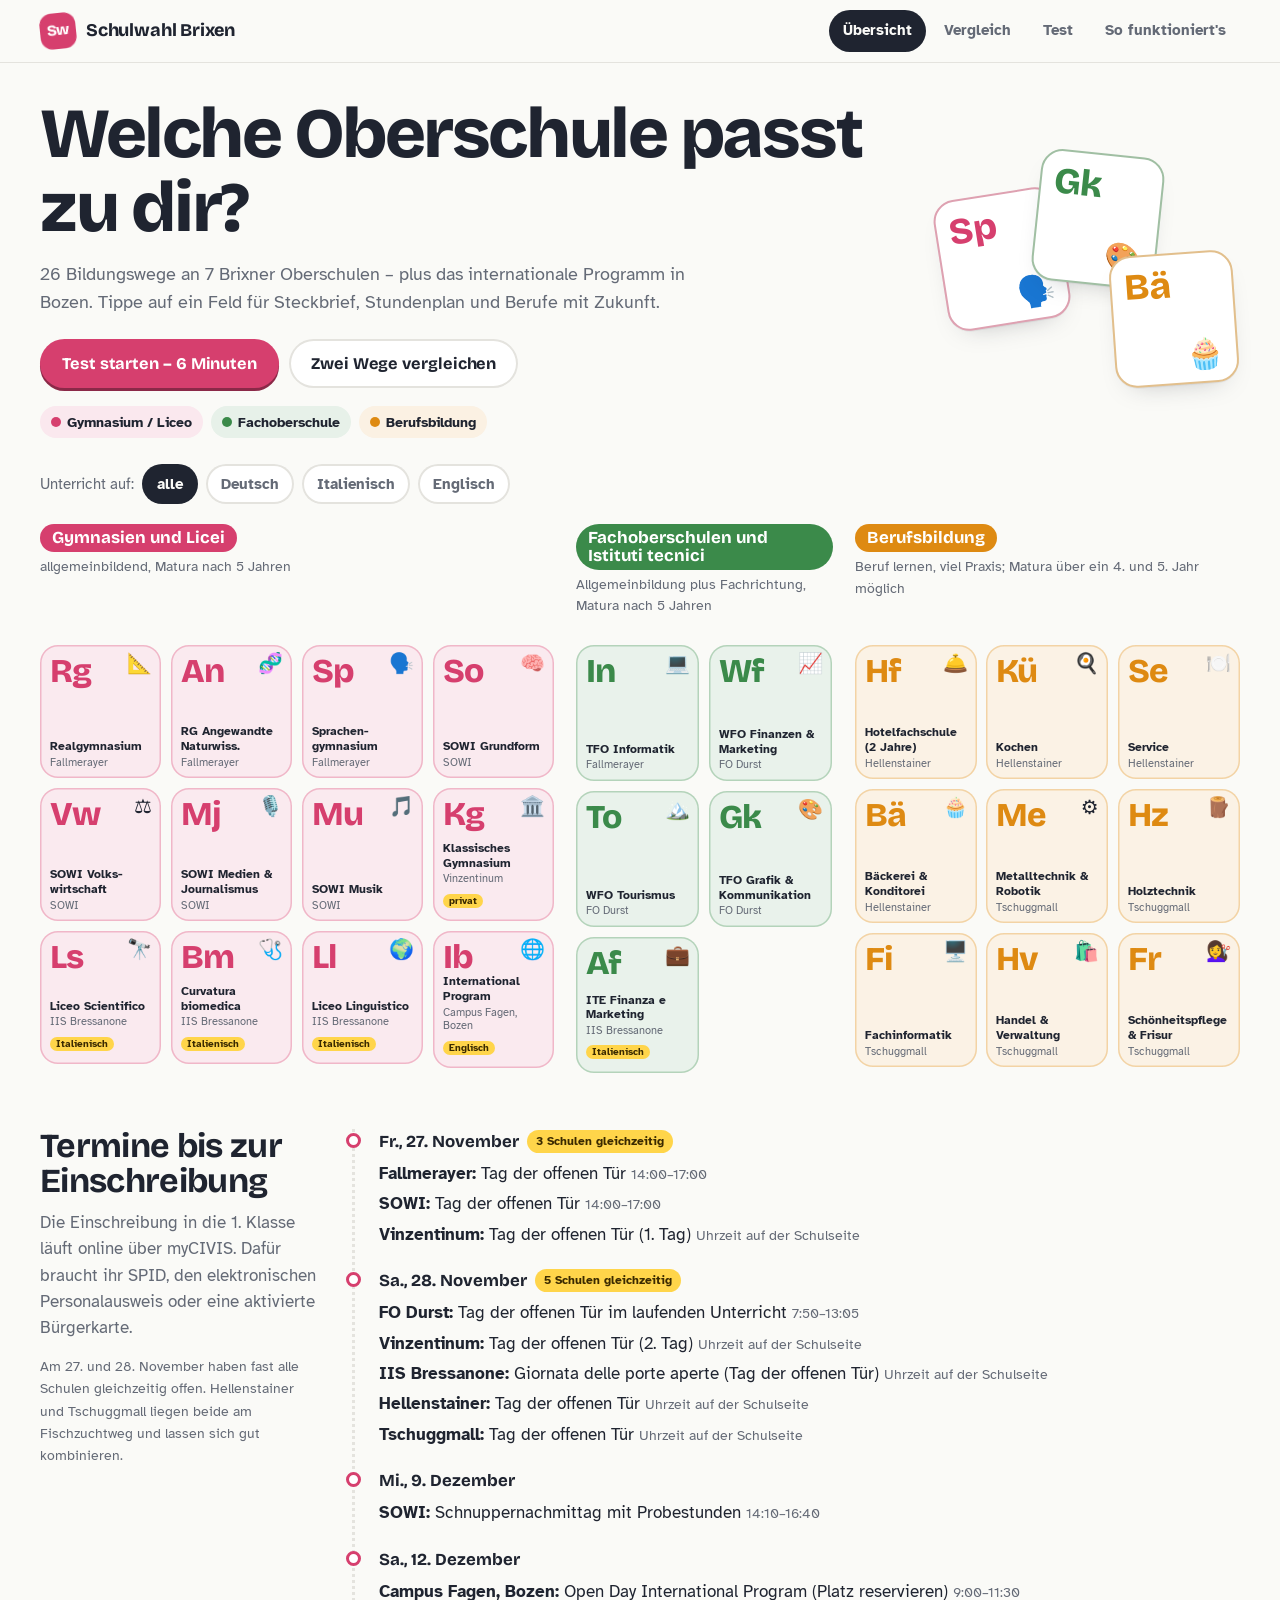
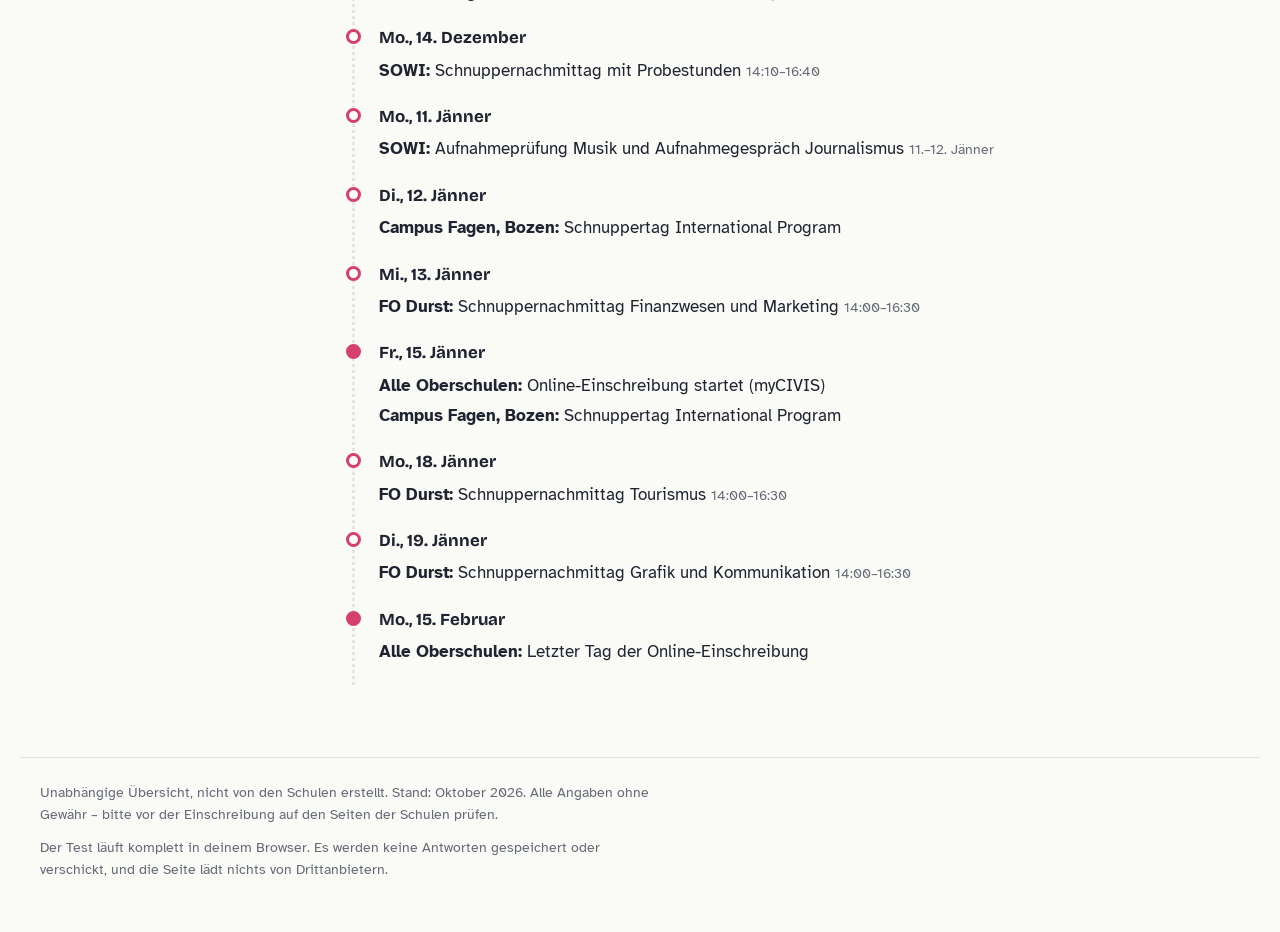
<file: index.html>
<!doctype html>
<html lang="de">
<head>
  <meta charset="utf-8">
  <meta name="viewport" content="width=device-width, initial-scale=1, viewport-fit=cover">
  <title>Schulwahl Brixen – alle Oberschulen im Überblick, im Vergleich und im Test</title>
  <meta name="description" content="Alle Oberschulen und Bildungswege in Brixen neutral erklärt, direkt vergleichbar – plus ein Interessentest, der zeigt, welche Schule zu dir passt.">
  <meta name="theme-color" content="#FAFAF7" media="(prefers-color-scheme: light)">
  <meta name="theme-color" content="#16181D" media="(prefers-color-scheme: dark)">
  <link rel="icon" href="data:image/svg+xml,%3Csvg xmlns='http://www.w3.org/2000/svg' viewBox='0 0 64 64'%3E%3Crect width='64' height='64' rx='10' fill='%23D63F6E'/%3E%3Ctext x='32' y='43' font-family='Arial' font-weight='700' font-size='30' text-anchor='middle' fill='white'%3ESw%3C/text%3E%3C/svg%3E">
  <style>
/* Eingebettete Schriften (SIL Open Font License): Bricolage Grotesque, Atkinson Hyperlegible */
@font-face { font-family: "Bricolage"; src: url("[data-uri]") format("woff2"); font-weight: 200 800; font-display: swap; unicode-range: U+0000-00FF, U+0131, U+0152-0153, U+02BB-02BC, U+02C6, U+02DA, U+02DC, U+0304, U+0308, U+0329, U+2000-206F, U+20AC, U+2122, U+2191, U+2193, U+2212, U+2215, U+FEFF, U+FFFD; }
@font-face { font-family: "Bricolage"; src: url("[data-uri]") format("woff2"); font-weight: 200 800; font-display: swap; unicode-range: U+0100-02BA, U+02BD-02C5, U+02C7-02CC, U+02CE-02D7, U+02DD-02FF, U+1E00-1E9F, U+2C60-2C7F, U+A720-A7FF; }
@font-face { font-family: "Atkinson"; src: url("[data-uri]") format("woff2"); font-weight: 400; font-display: swap; }
@font-face { font-family: "Atkinson"; src: url("[data-uri]") format("woff2"); font-weight: 700; font-display: swap; }

</style>
  <style>

/* ================= Tokens ================= */
:root {
  color-scheme: light;
  --paper: #FAFAF7; --surface: #FFFFFF; --ink: #1F2430; --muted: #646A76; --line: #E4E3DE; --soft: #F0EFEA;
  --gym: #D63F6E; --fos: #3B8A4A; --bb: #DE8A12; --pop: #D63F6E; --sun: #FFD54A;
  --a: #D63F6E; --b: #3866B0;
  --o2: #2E8B47; --o1: #62A85A; --o0: #D9A21B; --om1: #E07A2A; --om2: #CF3E3E;
  --good: #2E8B47; --warn: #D9661A; --focus: #3866B0;
  --r-tile: 18px; --r-card: 24px;
  --display: "Bricolage", "Avenir Next", "Segoe UI", system-ui, sans-serif;
  --body: "Atkinson", "Verdana", "Segoe UI", system-ui, sans-serif;
  --shadow: 0 1px 0 rgba(31, 36, 48, .05), 0 12px 28px -18px rgba(31, 36, 48, .35);
  --tabbar: 0px;
  box-sizing: border-box;
  padding-top: env(safe-area-inset-top, 0px);
  padding-bottom: env(safe-area-inset-bottom, 0px);
}
@media (prefers-color-scheme: dark) {
  :root:not([data-theme="light"]) {
    color-scheme: dark;
    --paper: #16181D; --surface: #20232A; --ink: #F1EFEA; --muted: #A3A7B0; --line: #30343D; --soft: #282B33;
    --gym: #F06C93; --fos: #6CB874; --bb: #F2AE3E; --pop: #F06C93; --sun: #FFD54A; --a: #F06C93; --b: #7FA6E6;
    --o2: #5CC27A; --o1: #8FCB7E; --o0: #F0C24B; --om1: #F29A55; --om2: #EE6B6B; --good: #5CC27A; --warn: #F29A55; --focus: #7FA6E6;
    --shadow: 0 2px 0 rgba(0, 0, 0, .25), 0 18px 36px -20px rgba(0, 0, 0, .8);
  }
}
:root[data-theme="dark"] {
  color-scheme: dark;
  --paper: #16181D; --surface: #20232A; --ink: #F1EFEA; --muted: #A3A7B0; --line: #30343D; --soft: #282B33;
  --gym: #F06C93; --fos: #6CB874; --bb: #F2AE3E; --pop: #F06C93; --sun: #FFD54A; --a: #F06C93; --b: #7FA6E6;
  --o2: #5CC27A; --o1: #8FCB7E; --o0: #F0C24B; --om1: #F29A55; --om2: #EE6B6B; --good: #5CC27A; --warn: #F29A55; --focus: #7FA6E6;
}

/* ================= Base ================= */
*, *::before, *::after { box-sizing: inherit; }
html { overflow-x: clip; scroll-padding-top: calc(env(safe-area-inset-top, 0px) + 72px); -webkit-text-size-adjust: 100%; }
body { margin: 0; background: var(--paper); color: var(--ink); font: 400 1.0625rem/1.55 var(--body); -webkit-font-smoothing: antialiased; -webkit-tap-highlight-color: transparent; overflow-x: clip; }
img, svg { max-width: 100%; }
a { color: inherit; }
button, input, select { font: inherit; color: inherit; }
button { touch-action: manipulation; }
:focus-visible { outline: 3px solid var(--focus); outline-offset: 2px; border-radius: 8px; }
[tabindex="-1"]:focus { outline: none; }
.skip { position: absolute; left: -999px; top: 8px; background: var(--ink); color: var(--paper); padding: 8px 12px; z-index: 50; border-radius: 8px; }
.skip:focus { left: 8px; }
h1, h2, h3 { font-family: var(--display); font-weight: 720; line-height: 1.06; margin: 0; letter-spacing: -0.02em; }
h1 { font-size: clamp(2.2rem, 7vw, 4.4rem); font-weight: 780; letter-spacing: -0.035em; }
h2 { font-size: clamp(1.45rem, 3.4vw, 2.1rem); }
h3 { font-size: 1.15rem; letter-spacing: -0.01em; }
p { margin: 0 0 .8em; max-width: 68ch; }
.muted { color: var(--muted); }
.small { font-size: .9rem; }
.note { font-size: .86rem; color: var(--muted); }

/* ================= Header + Tabbar ================= */
body::before { content: ""; position: fixed; inset: 0 0 auto; height: env(safe-area-inset-top, 0px); z-index: 10; background: var(--paper); }
.top { position: sticky; top: env(safe-area-inset-top, 0px); z-index: 20; background: color-mix(in srgb, var(--paper) 88%, transparent); backdrop-filter: saturate(1.4) blur(10px); -webkit-backdrop-filter: saturate(1.4) blur(10px); border-bottom: 1px solid var(--line); }
.top__inner { max-width: 1240px; margin: 0 auto; padding: 10px 20px; display: flex; align-items: center; gap: 20px; }
.brand { display: flex; align-items: center; gap: 10px; text-decoration: none; font-family: var(--display); font-weight: 760; font-size: 1.12rem; letter-spacing: -0.01em; }
.brand__tile { display: grid; place-items: center; width: 36px; height: 36px; border-radius: 12px; background: var(--gym); color: #fff; font-size: .95rem; font-weight: 780; transform: rotate(-6deg); }
.nav { display: flex; gap: 4px; margin-left: auto; }
.nav a { text-decoration: none; padding: 9px 14px; border-radius: 999px; color: var(--muted); font-weight: 700; font-size: .95rem; }
.nav a:hover { color: var(--ink); background: var(--soft); }
.nav a[aria-current="page"] { color: var(--paper); background: var(--ink); }
.tabbar { display: none; }

main { max-width: 1240px; margin: 0 auto; padding: 0 20px 72px; outline: none; }
.view { padding-top: 34px; }
.lead { font-size: 1.15rem; color: var(--muted); max-width: 58ch; margin-top: 14px; }
.row { display: flex; gap: 10px; flex-wrap: wrap; align-items: center; }

.btn { display: inline-flex; align-items: center; justify-content: center; gap: 8px; min-height: 48px; border: 0; background: var(--ink); color: var(--paper); padding: 12px 22px; border-radius: 999px; font-family: var(--display); font-weight: 720; font-size: 1.02rem; cursor: pointer; text-decoration: none; letter-spacing: -0.005em; }
.btn--pop { background: var(--gym); color: #fff; box-shadow: 0 3px 0 color-mix(in srgb, var(--gym) 65%, #000); }
.btn--pop:active { transform: translateY(2px); box-shadow: 0 1px 0 color-mix(in srgb, var(--gym) 65%, #000); }
.btn--ghost { background: var(--surface); color: var(--ink); box-shadow: inset 0 0 0 2px var(--line); }
.btn[disabled] { opacity: .38; cursor: not-allowed; box-shadow: none; }
@media (hover: hover) { .btn:not([disabled]):hover { transform: translateY(-1px); } .btn--ghost:hover { box-shadow: inset 0 0 0 2px var(--muted); } }

/* ================= Übersicht ================= */
.hero { position: relative; display: grid; grid-template-columns: minmax(0, 1fr) 300px; gap: 24px; align-items: center; margin-bottom: 26px; }
.hero .row { margin-top: 22px; }
.stickers { position: relative; height: 230px; }
.sticker { position: absolute; width: 124px; height: 132px; border-radius: 22px; background: var(--surface); box-shadow: var(--shadow); border: 2px solid color-mix(in srgb, var(--c) 40%, var(--line)); padding: 12px; display: flex; flex-direction: column; justify-content: space-between; }
.sticker b { font-family: var(--display); font-size: 2.3rem; line-height: 1; color: var(--c); font-weight: 800; }
.sticker span { font-size: 1.9rem; line-height: 1; align-self: flex-end; }
.sticker:nth-child(1) { left: 0; top: 40px; transform: rotate(-9deg); }
.sticker:nth-child(2) { left: 96px; top: 0; transform: rotate(6deg); z-index: 1; }
.sticker:nth-child(3) { left: 172px; top: 100px; transform: rotate(-4deg); z-index: 2; }
.legend { display: flex; gap: 8px; flex-wrap: wrap; font-size: .9rem; margin-top: 18px; }
.legend span { display: inline-flex; align-items: center; gap: 6px; padding: 5px 11px; border-radius: 999px; background: color-mix(in srgb, var(--c) 12%, var(--surface)); color: var(--ink); font-weight: 700; }
.legend i { width: 10px; height: 10px; border-radius: 50%; background: var(--c); }

.filters { display: flex; gap: 8px; align-items: center; margin: 4px 0 18px; overflow-x: auto; scrollbar-width: none; padding-bottom: 2px; }
.filters::-webkit-scrollbar { display: none; }
.chip { flex: none; min-height: 40px; border: 0; box-shadow: inset 0 0 0 2px var(--line); background: var(--surface); padding: 8px 15px; border-radius: 999px; cursor: pointer; font-size: .95rem; font-weight: 700; color: var(--muted); }
.chip[aria-pressed="true"] { box-shadow: none; color: var(--paper); background: var(--ink); }
.filters__label { flex: none; font-size: .92rem; color: var(--muted); }
.filters__hint { margin: -8px 0 16px; font-size: .9rem; color: var(--muted); }

.table { display: grid; grid-template-columns: 4fr 2fr 3fr; gap: 22px; align-items: start; }
.group__head { display: flex; flex-direction: column; gap: 4px; margin-bottom: 12px; min-height: 6.4em; }
.group__head h2 { font-size: 1.05rem; letter-spacing: 0; align-self: flex-start; padding: 5px 12px; border-radius: 999px; color: #fff; background: var(--c); }
.group__head span { font-size: .86rem; color: var(--muted); }
.tiles { display: grid; gap: 10px; grid-template-columns: repeat(var(--cols, 4), minmax(0, 1fr)); }
.tile { position: relative; aspect-ratio: 1 / 1.1; border: 0; background: color-mix(in srgb, var(--c) 11%, var(--surface)); box-shadow: inset 0 0 0 1.5px color-mix(in srgb, var(--c) 30%, transparent); border-radius: var(--r-tile); padding: 10px 10px 9px; text-align: left; cursor: pointer; display: flex; flex-direction: column; justify-content: space-between; transition: transform .18s ease, background .18s ease; min-width: 0; }
@media (hover: hover) { .tile:hover { background: color-mix(in srgb, var(--c) 20%, var(--surface)); transform: translateY(-3px) rotate(-1deg); } }
.tile:active { transform: scale(.97); }
.tile.is-dim { opacity: .25; }
.tile__sym { font-family: var(--display); font-weight: 800; font-size: clamp(1.45rem, 2.6vw, 2.15rem); line-height: 1; color: var(--c); letter-spacing: -0.03em; }
.tile__emo { position: absolute; top: 9px; right: 9px; font-size: 1.25rem; line-height: 1; }
.tile__name { font-size: .78rem; line-height: 1.18; font-weight: 700; overflow: hidden; display: -webkit-box; -webkit-line-clamp: 3; -webkit-box-orient: vertical; hyphens: auto; overflow-wrap: break-word; }
.tile__school { display: block; font-size: .7rem; color: var(--muted); line-height: 1.2; margin-top: 2px; }
.tile__tag { align-self: flex-start; margin-top: 2px; font-size: .62rem; font-weight: 700; padding: 1px 6px; border-radius: 999px; background: var(--sun); color: #3A2A00; }
.tile__pct { position: absolute; right: 8px; bottom: 8px; font-family: var(--display); font-weight: 780; font-size: .82rem; background: var(--ink); color: var(--paper); border-radius: 999px; padding: 2px 8px; }
.c-gym { --c: var(--gym); } .c-fos { --c: var(--fos); } .c-bb { --c: var(--bb); }
@keyframes popin { from { opacity: 0; transform: translateY(10px) scale(.96); } to { opacity: 1; transform: none; } }
.is-intro .tile { animation: popin .4s cubic-bezier(.2, .9, .3, 1.3) both; animation-delay: calc(var(--i) * 22ms); }

.timeline { margin-top: 56px; display: grid; grid-template-columns: 280px minmax(0, 1fr); gap: 32px; }
.timeline > ol { list-style: none; margin: 0; padding: 0; border-left: 3px dotted var(--line); }
.timeline > ol > li { position: relative; padding: 0 0 20px 24px; }
.timeline > ol > li::before { content: ""; position: absolute; left: -9px; top: 4px; width: 15px; height: 15px; border-radius: 50%; background: var(--surface); border: 3px solid var(--gym); }
.timeline > ol > li.is-key::before { background: var(--pop); border-color: var(--pop); }
.t-date { font-family: var(--display); font-weight: 720; font-size: 1.05rem; }
.t-note { display: inline-block; margin-left: 8px; font-size: .78rem; font-weight: 700; color: #3A2A00; background: var(--sun); padding: 2px 9px; border-radius: 999px; vertical-align: 2px; }
.t-list { list-style: none; padding: 0; margin: 6px 0 0; display: grid; gap: 4px; }

/* ================= Steckbrief (Drawer / Bottom Sheet) ================= */
.drawer { position: fixed; inset: 0; z-index: 40; }
.drawer__scrim { position: absolute; inset: 0; background: rgba(20, 22, 28, .45); }
.drawer__panel { position: absolute; right: 0; top: 0; bottom: 0; width: min(580px, 100%); background: var(--surface); overflow: hidden; display: flex; flex-direction: column; box-shadow: var(--shadow); animation: slidein .26s cubic-bezier(.2, .9, .3, 1.1); outline: none; }
.drawer__scroll { flex: 1; min-height: 0; overflow-y: auto; overscroll-behavior: contain; -webkit-overflow-scrolling: touch; padding: calc(env(safe-area-inset-top, 0px) + 18px) 24px calc(env(safe-area-inset-bottom, 0px) + 32px); }
@keyframes slidein { from { transform: translateX(30px); opacity: 0; } to { transform: none; opacity: 1; } }
.drawer__close { position: absolute; top: calc(env(safe-area-inset-top, 0px) + 12px); right: 14px; z-index: 5; width: 44px; height: 44px; border-radius: 50%; border: 0; background: var(--soft); font-size: 1.5rem; line-height: 1; cursor: pointer; color: var(--ink); }
.drawer__handle { display: none; }
.d-head { display: flex; gap: 14px; align-items: center; margin: 4px 54px 14px 0; }
.d-sym { position: relative; flex: none; width: 76px; height: 82px; border-radius: 20px; display: grid; place-items: center; font-family: var(--display); font-weight: 800; font-size: 2.2rem; color: #fff; background: var(--c); transform: rotate(-4deg); }
.d-sym i { position: absolute; right: -8px; bottom: -6px; font-style: normal; font-size: 1.5rem; }
.d-head h2 { font-size: 1.4rem; }
.d-head p { margin: 4px 0 0; color: var(--muted); font-size: .95rem; }
.d-pct { display: inline-flex; gap: 8px; align-items: center; font-weight: 700; padding: 6px 12px; border-radius: 999px; background: var(--sun); color: #2A2100; margin-bottom: 10px; }
.d-tabs { position: sticky; top: -18px; z-index: 2; display: flex; gap: 6px; background: var(--surface); padding: 18px 52px 10px 0; margin: 6px 0 6px; border-bottom: 1px solid var(--line); overflow-x: auto; scrollbar-width: none; }
.d-tabs button { flex: none; min-height: 40px; border: 0; padding: 8px 14px; border-radius: 999px; background: var(--soft); color: var(--muted); font-weight: 700; font-size: .92rem; cursor: pointer; }
.d-tabs button[aria-selected="true"] { background: var(--c); color: #fff; }
.d-pane[hidden] { display: none; }
.facts { display: grid; grid-template-columns: 9.2em minmax(0, 1fr); gap: 8px 14px; margin: 14px 0; font-size: .95rem; }
.facts dt { color: var(--muted); }
.facts dd { margin: 0; overflow-wrap: anywhere; }
.list { padding-left: 1.15em; margin: 6px 0 14px; }
.list li { margin-bottom: 5px; }
.list--warn li::marker { color: var(--warn); }
.d-sec { margin-top: 22px; }
.d-sec h3 { margin-bottom: 8px; }

/* Stundentafel als Heatmap */
.tt-wrap { overflow-x: auto; margin: 6px -4px 0; padding: 0 4px; }
.tt { width: 100%; border-collapse: separate; border-spacing: 3px; font-size: .88rem; }
.tt th { font-weight: 700; color: var(--muted); font-size: .78rem; text-align: center; padding: 2px 0 4px; }
.tt th:first-child { text-align: left; }
.tt td { text-align: center; border-radius: 8px; padding: 6px 0; min-width: 34px; font-family: var(--display); font-weight: 720; font-size: .95rem; }
.tt td.sub { text-align: left; font-family: var(--body); font-weight: 400; font-size: .86rem; padding: 6px 6px 6px 0; line-height: 1.2; hyphens: auto; overflow-wrap: anywhere; }
.tt td.e { color: transparent; }
.tt tr.sum td { background: var(--ink); color: var(--paper); }
.tt tr.sum td.sub { background: none; color: var(--ink); font-weight: 700; }
.h0 { background: var(--soft); color: var(--muted); }
.h1 { background: color-mix(in srgb, var(--c) 14%, var(--surface)); }
.h2 { background: color-mix(in srgb, var(--c) 24%, var(--surface)); }
.h3 { background: color-mix(in srgb, var(--c) 36%, var(--surface)); }
.h4 { background: color-mix(in srgb, var(--c) 50%, var(--surface)); }
.h5 { background: color-mix(in srgb, var(--c) 66%, var(--surface)); color: #fff; }
.h6 { background: var(--c); color: #fff; }
.tt-title { font-family: var(--display); font-size: 1rem; margin: 18px 0 6px; }
.tt-missing { padding: 16px; border-radius: 16px; background: var(--soft); }

/* Berufe & Zukunft */
.mix { display: flex; height: 14px; border-radius: 999px; overflow: hidden; margin: 10px 0 6px; background: var(--soft); }
.mix span { display: block; height: 100%; }
.mix-legend { display: flex; gap: 10px; flex-wrap: wrap; font-size: .8rem; color: var(--muted); }
.mix-legend i { display: inline-block; width: 10px; height: 10px; border-radius: 50%; margin-right: 4px; vertical-align: -1px; }
.jobs { display: grid; gap: 10px; margin-top: 14px; }
.job { border-radius: 18px; padding: 14px 16px; background: var(--paper); box-shadow: inset 0 0 0 1.5px var(--line); }
.job h4 { font-family: var(--display); font-size: 1.05rem; margin: 0 0 2px; letter-spacing: -0.01em; }
.job__ex { font-size: .86rem; color: var(--muted); margin-bottom: 8px; }
.job__chips { display: flex; gap: 6px; flex-wrap: wrap; margin-bottom: 8px; }
.oc { display: inline-flex; align-items: center; gap: 6px; font-size: .8rem; font-weight: 700; padding: 4px 10px; border-radius: 999px; background: color-mix(in srgb, var(--oc) 16%, var(--surface)); color: var(--ink); }
.oc::before { content: ""; width: 9px; height: 9px; border-radius: 50%; background: var(--oc); }
.oc--path { --oc: var(--muted); }
.oc--path::before { display: none; }
.job p { font-size: .9rem; margin: 0; }
.o-2 { --oc: var(--o2); } .o-1 { --oc: var(--o1); } .o-0 { --oc: var(--o0); } .o--1 { --oc: var(--om1); } .o--2 { --oc: var(--om2); }

/* Radar */
.radar { width: 100%; height: auto; display: block; }
.radar text { font-family: var(--body); font-size: 13px; fill: var(--muted); }
.radar .grid { fill: none; stroke: var(--line); }
.radar .axis { stroke: var(--line); }

/* ================= Vergleich ================= */
.cmp-pick { display: grid; grid-template-columns: 1fr auto 1fr; gap: 12px; align-items: end; margin: 24px 0 8px; }
.cmp-pick label { display: block; font-weight: 700; font-size: .92rem; margin-bottom: 6px; }
.cmp-pick select { width: 100%; min-height: 50px; padding: 10px 14px; border-radius: 16px; border: 0; box-shadow: inset 0 0 0 2.5px var(--line); background: var(--surface); font-size: 1rem; font-weight: 700; }
.cmp-pick .is-a select { box-shadow: inset 0 0 0 2.5px var(--a); }
.cmp-pick .is-b select { box-shadow: inset 0 0 0 2.5px var(--b); }
.swap { width: 48px; height: 48px; border-radius: 50%; border: 0; background: var(--soft); cursor: pointer; font-size: 1.15rem; font-weight: 700; }
.cmp-body { display: grid; grid-template-columns: minmax(280px, 400px) minmax(0, 1fr); gap: 36px; margin-top: 18px; align-items: start; }
.cmp-names { display: grid; grid-template-columns: minmax(0, 1fr) minmax(0, 1fr); gap: 12px; margin-bottom: 14px; }
.cmp-name { font-family: var(--display); font-weight: 720; font-size: 1.05rem; line-height: 1.2; hyphens: auto; overflow-wrap: anywhere; }
.cmp-name small { display: block; font-family: var(--body); font-weight: 400; color: var(--muted); font-size: .85rem; }
.cmp-name.is-a { color: var(--a); } .cmp-name.is-b { color: var(--b); text-align: right; }
.bars { display: grid; gap: 14px; }
.bar { display: grid; grid-template-columns: 2.4em minmax(0, 1fr) minmax(0, 1fr) 2.4em; align-items: center; gap: 6px; }
.bar__label { grid-column: 1 / -1; text-align: center; font-size: .88rem; color: var(--muted); margin-bottom: -6px; font-weight: 700; }
.bar__v { font-family: var(--display); font-weight: 780; font-size: 1.1rem; }
.bar__v.is-b { text-align: right; }
.bar__v.is-win { background: var(--sun); color: #3A2A00 !important; border-radius: 8px; text-align: center; }
.bar__track { height: 12px; background: var(--soft); border-radius: 999px; overflow: hidden; display: flex; }
.bar__track.is-a { justify-content: flex-end; }
.bar__fill { height: 100%; border-radius: 999px; transition: width .4s cubic-bezier(.2, .9, .3, 1.1); }
.cmp-table { width: 100%; border-collapse: collapse; margin-top: 30px; font-size: .95rem; }
.cmp-table th, .cmp-table td { text-align: left; vertical-align: top; padding: 11px 10px; border-top: 1px solid var(--line); }
.cmp-table th { color: var(--muted); font-weight: 400; width: 22%; }
.cmp-table td { width: 39%; }

/* ================= Test ================= */
.test { max-width: 820px; }
.intro-card { position: relative; overflow: hidden; border-radius: 28px; padding: 28px; color: #2A2100; background: var(--sun); box-shadow: var(--shadow); margin-top: 22px; }
.intro-card p { max-width: 52ch; }
.intro-card .muted { color: rgba(42, 33, 0, .75); }
.intro-card .btn { background: #1F2430; color: #fff; box-shadow: 0 3px 0 #000; }
.intro-emojis { position: absolute; right: 18px; top: 14px; font-size: 2.4rem; line-height: 1.3; text-align: right; opacity: .95; }
.intro-facts { display: flex; gap: 8px; flex-wrap: wrap; margin: 6px 0 16px; }
.intro-facts span { padding: 6px 12px; border-radius: 999px; background: rgba(255, 255, 255, .6); font-weight: 700; font-size: .92rem; }

.steps { display: grid; grid-template-columns: repeat(var(--n), 1fr); gap: 4px; margin: 4px 0 10px; }
.steps i { height: 7px; border-radius: 999px; background: var(--line); }
.steps i.done { background: var(--ink); }
.steps i.now { background: var(--qc); }
.q-count { font-size: .9rem; color: var(--muted); font-weight: 700; }
.qcard { --qc: var(--gym); background: var(--surface); border-radius: 28px; padding: 24px; box-shadow: var(--shadow); position: relative; overflow: clip; }
.qcard::before { content: ""; position: absolute; inset: 0 0 auto 0; height: 8px; background: var(--qc); pointer-events: none; }
.q-emo { position: relative; width: 62px; height: 62px; border-radius: 20px; display: grid; place-items: center; font-size: 2rem; background: var(--surface); box-shadow: 0 8px 18px -10px var(--qc), inset 0 0 0 2px color-mix(in srgb, var(--qc) 35%, transparent); transform: rotate(-6deg); margin-bottom: 14px; animation: wobble .5s ease-out; }
@keyframes wobble { 0% { transform: rotate(-20deg) scale(.6); } 70% { transform: rotate(4deg) scale(1.08); } 100% { transform: rotate(-6deg) scale(1); } }
.q-title { position: relative; font-size: clamp(1.35rem, 4.6vw, 1.95rem); margin: 0 0 6px; }
.q-hint { color: var(--muted); margin-bottom: 18px; }
.opts { display: grid; gap: 10px; grid-template-columns: repeat(auto-fill, minmax(220px, 1fr)); }
.opts--list { grid-template-columns: 1fr; }
.opt { position: relative; min-height: 54px; text-align: left; padding: 14px 44px 14px 16px; border-radius: 18px; border: 0; box-shadow: inset 0 0 0 2px var(--line); background: var(--surface); cursor: pointer; font-weight: 700; line-height: 1.3; transition: transform .12s ease, background .15s ease; }
.opt small { display: block; font-weight: 400; color: var(--muted); margin-top: 2px; }
@media (hover: hover) { .opt:hover { box-shadow: inset 0 0 0 2px var(--qc); } }
.opt:active { transform: scale(.98); }
.opt[aria-pressed="true"], .opt[aria-checked="true"] { background: color-mix(in srgb, var(--qc) 14%, var(--surface)); box-shadow: inset 0 0 0 2.5px var(--qc); }
.opt[aria-pressed="true"]::after, .opt[aria-checked="true"]::after { content: "✓"; position: absolute; right: 12px; top: 50%; margin-top: -13px; width: 26px; height: 26px; border-radius: 50%; display: grid; place-items: center; background: var(--qc); color: #fff; font-size: .85rem; animation: pop .25s cubic-bezier(.2, .9, .3, 1.6); }
@keyframes pop { from { transform: scale(0); } to { transform: scale(1); } }
.opt.rank { display: flex; align-items: center; gap: 12px; padding-right: 16px; }
.opt.rank::after { display: none; }
.rank__n { flex: none; width: 32px; height: 32px; border-radius: 50%; box-shadow: inset 0 0 0 2px var(--line); display: grid; place-items: center; font-family: var(--display); font-weight: 780; font-size: 1rem; }
.opt[aria-pressed="true"] .rank__n { box-shadow: none; background: var(--qc); color: #fff; animation: pop .25s cubic-bezier(.2, .9, .3, 1.6); }
.budget { display: grid; gap: 4px; }
.budget__row { display: grid; grid-template-columns: minmax(0, 1fr) auto; align-items: center; gap: 12px; padding: 10px 0; border-bottom: 1px dashed var(--line); }
.budget__row small { display: block; color: var(--muted); font-size: .85rem; }
.stepper { display: flex; align-items: center; gap: 6px; }
.stepper button { width: 44px; height: 44px; border-radius: 50%; border: 0; background: var(--soft); font-size: 1.3rem; font-weight: 700; cursor: pointer; color: var(--ink); }
.stepper button[data-d="1"] { background: var(--qc); color: #fff; }
.stepper button[disabled] { opacity: .3; cursor: not-allowed; }
.stepper output { min-width: 2em; text-align: center; font-family: var(--display); font-weight: 780; font-size: 1.3rem; }
.dots { display: flex; gap: 3px; margin-top: 5px; flex-wrap: wrap; }
.dots i { width: 10px; height: 10px; border-radius: 3px; background: var(--qc); display: inline-block; }
.budget__left { display: inline-block; font-family: var(--display); font-weight: 780; font-size: 1.05rem; margin-bottom: 8px; padding: 6px 14px; border-radius: 999px; background: var(--sun); color: #3A2A00; }
.budget__left.is-done { background: color-mix(in srgb, var(--good) 20%, var(--surface)); color: var(--ink); }
.range { margin: 22px 0 8px; }
.range input { -webkit-appearance: none; appearance: none; width: 100%; height: 14px; border-radius: 999px; background: var(--soft); box-shadow: inset 0 0 0 2px var(--line); outline-offset: 6px; }
.range input::-webkit-slider-thumb { -webkit-appearance: none; width: 34px; height: 34px; border-radius: 50%; background: var(--qc); border: 4px solid #fff; box-shadow: 0 4px 12px rgba(0, 0, 0, .25); cursor: grab; }
.range input::-moz-range-thumb { width: 28px; height: 28px; border-radius: 50%; background: var(--qc); border: 4px solid #fff; cursor: grab; }
.range__ends { display: flex; justify-content: space-between; gap: 16px; font-weight: 700; font-size: .95rem; }
.range__ends span { max-width: 45%; }
.range__ends span:last-child { text-align: right; }
.range__label { font-weight: 700; margin-top: 18px; }
.duel { display: grid; grid-template-columns: 1fr 40px 1fr; gap: 8px; align-items: center; margin-bottom: 10px; }
.duel .vs { width: 36px; height: 36px; border-radius: 50%; display: grid; place-items: center; background: var(--ink); color: var(--paper); font-family: var(--display); font-weight: 800; font-size: .78rem; transform: rotate(-8deg); }
.duel .opt { text-align: center; font-family: var(--display); font-size: 1.12rem; padding: 14px 10px; }
.duel .opt::after { display: none; }
.likert { margin-bottom: 18px; }
.likert p { font-weight: 700; margin-bottom: 8px; }
.likert__scale { display: grid; grid-template-columns: repeat(5, 1fr); gap: 6px; }
.likert__scale .opt { display: flex; flex-direction: column; align-items: center; gap: 2px; text-align: center; padding: 8px 2px; min-height: 64px; font-size: .74rem; font-weight: 700; }
.likert__scale .opt::after { display: none; }
.likert__scale .opt b { font-size: 1.5rem; line-height: 1.1; font-weight: 400; }
.q-nav { display: flex; justify-content: space-between; gap: 12px; margin-top: 24px; }
.q-nav .btn { flex: 1; max-width: 240px; }
.q-nav .btn:last-child { margin-left: auto; }

.res-head { display: grid; grid-template-columns: minmax(0, 1fr) 340px; gap: 28px; align-items: center; }
.code { display: flex; gap: 8px; margin: 10px 0 14px; }
.code b { width: 64px; height: 70px; border-radius: 18px; display: grid; place-items: center; font-family: var(--display); font-weight: 800; font-size: 2.4rem; color: #fff; background: var(--tc); transform: rotate(var(--rot)); box-shadow: 0 10px 20px -12px var(--tc); }
.types { display: grid; gap: 8px; margin-top: 10px; }
.types div { font-size: .95rem; }
.types b { font-family: var(--display); }
.matches { display: grid; gap: 14px; margin-top: 22px; }
.match { position: relative; display: grid; grid-template-columns: 78px minmax(0, 1fr); gap: 16px; background: var(--surface); border-radius: var(--r-card); padding: 18px; box-shadow: var(--shadow); }
.match__sym { position: relative; width: 78px; height: 84px; border-radius: 20px; display: grid; place-items: center; font-family: var(--display); font-weight: 800; font-size: 2rem; color: #fff; background: var(--c); transform: rotate(-4deg); }
.match__medal { position: absolute; left: -8px; top: -10px; font-size: 1.7rem; }
.match__top { display: flex; justify-content: space-between; gap: 12px; align-items: baseline; }
.match__pct { flex: none; font-family: var(--display); font-weight: 800; font-size: 2rem; line-height: 1; color: var(--c); }
.match__bar { height: 10px; background: var(--soft); border-radius: 999px; margin: 10px 0 12px; overflow: hidden; }
.match__bar div { height: 100%; background: var(--c); border-radius: 999px; animation: grow .9s cubic-bezier(.2, .9, .3, 1) both; transform-origin: left; }
@keyframes grow { from { transform: scaleX(0); } to { transform: scaleX(1); } }
.pro, .con { list-style: none; padding: 0; margin: 0 0 6px; }
.pro li, .con li { position: relative; padding-left: 26px; margin-bottom: 5px; }
.pro li::before, .con li::before { position: absolute; left: 0; top: 2px; width: 18px; height: 18px; border-radius: 50%; display: grid; place-items: center; font-size: .75rem; font-weight: 800; color: #fff; }
.pro li::before { content: "+"; background: var(--good); }
.con li::before { content: "–"; background: var(--warn); }
.match__jobs { font-size: .9rem; margin: 10px 0 14px; padding: 10px 12px; border-radius: 14px; background: var(--paper); }
.match__jobs ul { list-style: none; padding: 0; margin: 6px 0 0; display: grid; gap: 6px; }
.match__jobs li { display: flex; flex-wrap: wrap; gap: 6px; align-items: center; justify-content: space-between; }
.match__jobs .oc { font-size: .74rem; padding: 2px 9px; }
.allres { margin-top: 26px; }
.allres summary { cursor: pointer; font-weight: 700; min-height: 44px; display: flex; align-items: center; }
.allres ol { margin: 12px 0 0; padding-left: 1.6em; columns: 2; column-gap: 32px; }
.allres li { break-inside: avoid; margin-bottom: 4px; }
.linkbtn { border: 0; background: none; padding: 4px 0; color: var(--ink); cursor: pointer; text-align: left; font-size: 1rem; }
.share-box { width: 100%; margin-top: 12px; padding: 12px 14px; border-radius: 14px; border: 0; box-shadow: inset 0 0 0 2px var(--line); background: var(--surface); font-size: .9rem; }
.toast { position: fixed; left: 50%; bottom: calc(env(safe-area-inset-bottom, 0px) + var(--tabbar) + 20px); transform: translateX(-50%); background: var(--ink); color: var(--paper); padding: 12px 18px; border-radius: 999px; font-weight: 700; z-index: 60; }
.confetti { position: fixed; inset: 0; pointer-events: none; z-index: 70; }

/* ================= Methode ================= */
.prose { max-width: 760px; }
.prose h2 { margin: 36px 0 10px; }
.formula { background: var(--surface); border-radius: var(--r-card); padding: 16px 18px; margin: 12px 0; box-shadow: var(--shadow); }
.formula div { display: grid; grid-template-columns: 4.2em minmax(0, 1fr); gap: 10px; padding: 5px 0; }
.formula b { font-family: var(--display); font-size: 1.2rem; color: var(--gym); }
.sources { padding-left: 1.2em; }
.sources li { margin-bottom: 5px; }
.scale-list { display: flex; gap: 6px; flex-wrap: wrap; margin: 8px 0 14px; }

.foot { max-width: 1240px; margin: 0 auto; padding: 24px 20px calc(env(safe-area-inset-bottom, 0px) + var(--tabbar) + 40px); border-top: 1px solid var(--line); color: var(--muted); font-size: .88rem; }

/* ================= Responsive ================= */
@media (max-width: 1060px) {
  .table { grid-template-columns: 1fr 1fr; }
  .group--gym { grid-column: 1 / -1; }
}
@media (max-width: 760px) {
  :root { --tabbar: 64px; }
  body { font-size: 1rem; }
  .top__inner { padding: 8px 16px; }
  .nav { display: none; }
  .tabbar { display: grid; grid-template-columns: repeat(4, 1fr); position: fixed; left: 0; right: 0; bottom: 0; z-index: 30; height: calc(var(--tabbar) + env(safe-area-inset-bottom, 0px)); padding: 6px 8px env(safe-area-inset-bottom, 0px); background: color-mix(in srgb, var(--surface) 92%, transparent); backdrop-filter: saturate(1.4) blur(12px); -webkit-backdrop-filter: saturate(1.4) blur(12px); border-top: 1px solid var(--line); }
  .tabbar a { display: flex; flex-direction: column; align-items: center; justify-content: center; gap: 2px; text-decoration: none; color: var(--muted); font-size: .72rem; font-weight: 700; border-radius: 14px; }
  .tabbar svg { width: 24px; height: 24px; }
  .tabbar a[aria-current="page"] { color: var(--gym); background: color-mix(in srgb, var(--gym) 12%, transparent); }
  body.in-quiz .tabbar { display: none; }
  body.in-quiz { --tabbar: 0px; }
  main { padding: 0 16px calc(var(--tabbar) + 40px); }
  .view { padding-top: 22px; }
  .lead { font-size: 1.04rem; }
  .hero { grid-template-columns: minmax(0, 1fr); gap: 6px; }
  .stickers { display: none; }
  .hero .row .btn { flex: 1 1 auto; }
  .table { grid-template-columns: minmax(0, 1fr); gap: 26px; }
  .group__head { min-height: 0; }
  .tiles { --cols: 3 !important; gap: 8px; }
  .tile { aspect-ratio: 1 / 1.12; padding: 9px 8px 8px; border-radius: 16px; }
  .tile__sym { font-size: 1.55rem; }
  .tile__emo { font-size: 1.05rem; top: 8px; right: 8px; }
  .tile__name { font-size: .74rem; }
  .tile__school { font-size: .66rem; }
  .timeline { grid-template-columns: minmax(0, 1fr); gap: 14px; margin-top: 40px; }
  .drawer__panel { top: 6vh; left: 0; width: 100%; border-radius: 26px 26px 0 0; animation: sheetin .3s cubic-bezier(.2, .9, .3, 1.05); }
  .drawer__scroll { padding: 10px 18px calc(env(safe-area-inset-bottom, 0px) + 30px); }
  .drawer__close { top: 14px; right: 12px; }
  .d-tabs { top: -10px; padding-top: 12px; }
  @keyframes sheetin { from { transform: translateY(40px); opacity: 0; } to { transform: none; opacity: 1; } }
  .drawer__handle { display: block; width: 44px; height: 5px; border-radius: 999px; background: var(--line); margin: 0 auto 8px; }
  .d-head { margin-right: 52px; }
  .d-sym { width: 64px; height: 70px; font-size: 1.8rem; }
  .d-head h2 { font-size: 1.2rem; }
  .facts { grid-template-columns: 1fr; gap: 2px; }
  .facts dt { margin-top: 8px; font-size: .85rem; }
  .tt { font-size: .82rem; border-spacing: 2px; }
  .tt td { min-width: 30px; padding: 6px 0; font-size: .9rem; }
  .tt td.sub { font-size: .8rem; max-width: 140px; }
  .cmp-pick { grid-template-columns: 1fr; gap: 10px; }
  .swap { justify-self: center; transform: rotate(90deg); }
  .cmp-body { grid-template-columns: minmax(0, 1fr); gap: 10px; }
  .cmp-table, .cmp-table tbody, .cmp-table tr { display: block; }
  .cmp-table thead { display: none; }
  .cmp-table tr { display: grid; grid-template-columns: minmax(0, 1fr) minmax(0, 1fr); gap: 4px 12px; padding: 12px 0; border-top: 1px solid var(--line); }
  .cmp-table th, .cmp-table td { border: 0; padding: 0; width: auto; }
  .cmp-table th { grid-column: 1 / -1; font-size: .82rem; font-weight: 700; }
  .cmp-table td:nth-of-type(1) { color: var(--a); color: color-mix(in srgb, var(--a) 70%, var(--ink)); }
  .cmp-table td:nth-of-type(2) { text-align: right; color: color-mix(in srgb, var(--b) 70%, var(--ink)); }
  .qcard { padding: 18px 16px; border-radius: 24px; }
  .q-emo { width: 54px; height: 54px; font-size: 1.7rem; margin-bottom: 10px; }
  .opts { grid-template-columns: 1fr; gap: 8px; }
  .opt { min-height: 52px; padding: 13px 44px 13px 14px; }
  .likert__scale .opt { font-size: .66rem; min-height: 60px; padding: 6px 1px; }
  .likert__scale .opt b { font-size: 1.35rem; }
  .duel { grid-template-columns: 1fr 34px 1fr; gap: 6px; }
  .duel .opt { font-size: 1rem; padding: 12px 6px; }
  .q-nav { position: sticky; bottom: 0; z-index: 5; margin: 18px -16px -18px; padding: 12px 16px calc(env(safe-area-inset-bottom, 0px) + 12px); background: color-mix(in srgb, var(--surface) 94%, transparent); backdrop-filter: blur(8px); -webkit-backdrop-filter: blur(8px); border-top: 1px solid var(--line); }
  .q-nav .btn { max-width: none; }
  .res-head { grid-template-columns: minmax(0, 1fr); gap: 6px; }
  .res-head .radar { max-width: 300px; margin: 0 auto; }
  .code b { width: 54px; height: 60px; font-size: 2rem; }
  .match { grid-template-columns: 1fr; padding: 16px; gap: 10px; }
  .match__sym { width: 56px; height: 60px; font-size: 1.5rem; border-radius: 16px; }
  .match__pct { font-size: 1.7rem; }
  .allres ol { columns: 1; }
  .intro-card { padding: 22px 18px; border-radius: 24px; }
  .intro-emojis { font-size: 1.8rem; right: 12px; }
}
@media (max-width: 370px) {
  .tiles { --cols: 2 !important; }
  .likert__scale .opt span { display: none; }
}
@media (prefers-reduced-motion: reduce) {
  *, *::before, *::after { animation: none !important; transition: none !important; }
}

</style>
</head>
<body>
  <a class="skip" href="#main">Zum Inhalt springen</a>
  <header class="top">
    <div class="top__inner">
      <a class="brand" href="#uebersicht" aria-label="Schulwahl Brixen, zur Übersicht">
        <span class="brand__tile" aria-hidden="true">Sw</span>
        <span class="brand__name">Schulwahl Brixen</span>
      </a>
      <nav class="nav" aria-label="Hauptnavigation">
        <a href="#uebersicht" data-nav="uebersicht">Übersicht</a>
        <a href="#vergleich" data-nav="vergleich">Vergleich</a>
        <a href="#test" data-nav="test">Test</a>
        <a href="#methode" data-nav="methode">So funktioniert's</a>
      </nav>
    </div>
  </header>
  <nav class="tabbar" aria-label="Hauptnavigation mobil">
    <a href="#uebersicht" data-nav="uebersicht"><svg viewBox="0 0 24 24" fill="none" stroke="currentColor" stroke-width="2.2" stroke-linejoin="round" aria-hidden="true"><rect x="3" y="3" width="7.5" height="7.5" rx="2"/><rect x="13.5" y="3" width="7.5" height="7.5" rx="2"/><rect x="3" y="13.5" width="7.5" height="7.5" rx="2"/><rect x="13.5" y="13.5" width="7.5" height="7.5" rx="2"/></svg>Schulen</a>
    <a href="#vergleich" data-nav="vergleich"><svg viewBox="0 0 24 24" fill="none" stroke="currentColor" stroke-width="2.2" stroke-linecap="round" aria-hidden="true"><path d="M4 7h7M4 12h11M4 17h5"/><path d="M20 7h-3M20 12h-1M20 17h-7"/></svg>Vergleich</a>
    <a href="#test" data-nav="test"><svg viewBox="0 0 24 24" fill="none" stroke="currentColor" stroke-width="2.2" stroke-linejoin="round" aria-hidden="true"><path d="M12 2.8l2.6 5.6 6.1.7-4.5 4.2 1.2 6-5.4-3-5.4 3 1.2-6-4.5-4.2 6.1-.7z"/></svg>Test</a>
    <a href="#methode" data-nav="methode"><svg viewBox="0 0 24 24" fill="none" stroke="currentColor" stroke-width="2.2" stroke-linecap="round" aria-hidden="true"><circle cx="12" cy="12" r="9"/><path d="M12 11v6M12 7.5v.5"/></svg>Infos</a>
  </nav>

  <main id="main" tabindex="-1">
    <section class="view" id="view-uebersicht" aria-labelledby="h-uebersicht"></section>
    <section class="view" id="view-vergleich" aria-labelledby="h-vergleich" hidden></section>
    <section class="view" id="view-test" aria-labelledby="h-test" hidden></section>
    <section class="view" id="view-methode" aria-labelledby="h-methode" hidden></section>
  </main>

  <div class="drawer" id="drawer" hidden>
    <div class="drawer__scrim" data-close></div>
    <div class="drawer__panel" role="dialog" aria-modal="true" aria-labelledby="drawer-title" tabindex="-1">
      <button class="drawer__close" type="button" data-close aria-label="Schließen">×</button>
      <div class="drawer__scroll">
        <div class="drawer__handle" aria-hidden="true"></div>
        <div id="drawer-body"></div>
      </div>
    </div>
  </div>

  <footer class="foot">
    <p>Unabhängige Übersicht, nicht von den Schulen erstellt. Stand: <span data-stand></span>. Alle Angaben ohne Gewähr – bitte vor der Einschreibung auf den Seiten der Schulen prüfen.</p>
    <p>Der Test läuft komplett in deinem Browser. Es werden keine Antworten gespeichert oder verschickt, und die Seite lädt nichts von Drittanbietern.</p>
  </footer>

  <script>
/* Schulwahl Brixen – Daten
   Stand: Oktober 2026. Quellen: Websites der Schulen, Stundentafeln/Flyer, Terminpläne.
   hours: Pflichtstunden über die ganze Ausbildung je Bereich (ohne Sport und Religion).
   basis: woher das Stundenprofil stammt. Bei "Schätzung" sind es Richtwerte.
   riasec: Interessenprofil des Bildungswegs nach Holland [R, I, A, S, E, C], 0–1.
   pra: Praxisanteil 0–100 (Labor, Werkstatt, Übungsfirma, Praktika).
   aca: Studienorientierung 0–1 (1 = klar auf Studium ausgerichtet).
*/
window.DATA = (function () {
  const schools = {
    fallmerayer: {
      name: "Oberschulen J. Ph. Fallmerayer",
      short: "Fallmerayer",
      addr: "Dantestraße 39E, Brixen",
      web: "https://www.fallmerayer.it/bildungswege/",
      traeger: "staatlich",
      fact: "2026/27: 517 Schüler:innen in 29 Klassen, im Schnitt knapp 18 pro Klasse."
    },
    durst: {
      name: "Fachoberschule für Wirtschaft, Grafik und Kommunikation „Julius und Gilbert Durst“",
      short: "FO Durst",
      addr: "Maria-Montessori-Straße 4, Brixen",
      web: "https://fo-brixen.it/infos-schueler-innen/infos-fuer-mittelschueler-innen/",
      traeger: "staatlich",
      fact: "Unterricht nach dem Fachraumprinzip: Die Klassen wechseln in die Räume der Fachlehrpersonen."
    },
    sowi: {
      name: "Sozialwissenschaftliches Gymnasium „Josef Gasser“",
      short: "SOWI",
      addr: "Ignaz-Mader-Straße 3, Brixen",
      web: "https://www.gymnasiumbrixen.it/schulschwerpunkte/",
      traeger: "staatlich",
      fact: "Vier Schwerpunkte unter einem Dach; Praktika in der 3. und 4. Klasse."
    },
    vinz: {
      name: "Bischöfliches Institut Vinzentinum",
      short: "Vinzentinum",
      addr: "Brennerstraße 37, Brixen",
      web: "https://www.vinzentinum.it",
      traeger: "privat (staatlich gleichgestellt)",
      fact: "Von der Diözese geführt; Tagesinternat oder Vollinternat möglich."
    },
    iis: {
      name: "IIS Bressanone – Liceo „Dante Alighieri“ und ITE „Falcone e Borsellino“",
      short: "IIS Bressanone",
      addr: "Via Prà delle Suore 1, Brixen",
      web: "https://iis-bressanone.edu.it/indirizzo-di-studio/",
      traeger: "staatlich",
      fact: "Italienischsprachige Oberschule mit Liceo und Istituto Tecnico Economico."
    },
    hell: {
      name: "Berufsbildungszentrum Gastronomie und Kulinarik „Emma Hellenstainer“",
      short: "Hellenstainer",
      addr: "Fischzuchtweg 9, Brixen",
      web: "https://www.hellenstainer.berufsschule.it/de/Berufsausbildung",
      traeger: "Landesberufsschule",
      fact: "Rund 750 Jugendliche in Vollzeit oder Lehre; Lernmodell „Lernen in Eigenverantwortung“."
    },
    tschugg: {
      name: "Berufsbildungszentrum „Christian Josef Tschuggmall“",
      short: "Tschuggmall",
      addr: "Fischzuchtweg 18, Brixen",
      web: "https://www.tschuggmall.berufsschule.it/de/",
      traeger: "Landesberufsschule",
      fact: "Berufsausbildung in der Schule, ergänzt durch Praktika; Weg bis zur Matura oder zum Meister."
    },
    fagen: {
      name: "Realgymnasium Bozen „Peter Anich“ – Campus Fagen",
      short: "Campus Fagen, Bozen",
      addr: "Fagenstraße 10, Bozen",
      web: "https://www.campusfagen.com/de/ausbildung/international-program.html",
      traeger: "staatlich",
      fact: "Seit Juni 2026 erste staatliche Oberschule Südtirols mit IB-Autorisierung für das Middle Years Programme."
    }
  };

  const categories = [
    { id: "gym", name: "Gymnasien und Licei", note: "allgemeinbildend, Matura nach 5 Jahren" },
    { id: "fos", name: "Fachoberschulen und Istituti tecnici", note: "Allgemeinbildung plus Fachrichtung, Matura nach 5 Jahren" },
    { id: "bb", name: "Berufsbildung", note: "Beruf lernen, viel Praxis; Matura über ein 4. und 5. Jahr möglich" }
  ];

  const ways = [
    // ---------- Gymnasien & Licei ----------
    {
      id: "rg", sym: "Rg", name: "Realgymnasium", school: "fallmerayer", cat: "gym", lang: "de",
      abschluss: "Matura nach 5 Jahren", woche: "33–34", total: 168, latin: 14,
      fl: "Englisch, Latein", aufnahme: "", kosten: "",
      hours: { SPR: 67, MAT: 24, NAT: 30, TEC: 0, WIR: 0, GES: 22, KRE: 10, PRX: 0 },
      basis: "Stundentafel der Schule", pra: 20, aca: 0.95,
      riasec: [0.2, 0.85, 0.35, 0.45, 0.3, 0.5],
      about: "Der breiteste allgemeinbildende Weg: Mathematik und Naturwissenschaften als Schwerpunkt, dazu Sprachen, Latein und Philosophie bis zur Matura.",
      highlights: ["5 Std. Mathematik pro Woche in den ersten zwei Jahren", "Latein von der 1. bis zur 5. Klasse", "Philosophie ab der 3. Klasse"],
      caveats: ["Latein: 14 Std. über 5 Jahre"],
      special: "latin"
    },
    {
      id: "rgan", sym: "An", name: "Realgymnasium – Angewandte Naturwissenschaften", school: "fallmerayer", cat: "gym", lang: "de",
      abschluss: "Matura nach 5 Jahren", woche: "33–34", total: 168, latin: 0,
      fl: "Englisch", aufnahme: "", kosten: "",
      hours: { SPR: 52, MAT: 22, NAT: 40, TEC: 6, WIR: 4, GES: 19, KRE: 10, PRX: 0 },
      basis: "Stundentafel der Schule", pra: 45, aca: 0.95,
      riasec: [0.45, 1.0, 0.25, 0.35, 0.25, 0.45],
      about: "Ohne Latein. Ab der 3. Klasse deutlich mehr Biologie, Chemie und Erdwissenschaften, mit Laborarbeit und Experimenten; dazu Informatik als eigenes Fach.",
      highlights: ["Gentechnisches Praktikum in der 5. Klasse", "Naturwissenschaften 6 Std. pro Woche in der 3. und 5. Klasse", "Informatik ab der 3. Klasse"],
      caveats: [],
      special: "med-light"
    },
    {
      id: "sg", sym: "Sp", name: "Sprachengymnasium", school: "fallmerayer", cat: "gym", lang: "de",
      abschluss: "Matura nach 5 Jahren", woche: "33–34", total: 168, latin: 13,
      fl: "Englisch, Französisch oder Russisch, Latein", aufnahme: "", kosten: "",
      hours: { SPR: 97, MAT: 11, NAT: 17, TEC: 0, WIR: 4, GES: 18, KRE: 6, PRX: 0 },
      basis: "Stundentafel der Schule", pra: 20, aca: 0.95,
      riasec: [0.1, 0.45, 0.6, 0.75, 0.5, 0.4],
      about: "Sprachen im Mittelpunkt: Deutsch, Italienisch, Englisch, dazu Französisch oder Russisch und Latein. Ein Sprachennachmittag mit wechselnden Kursen kommt dazu.",
      highlights: ["Sprachennachmittag in der 1.–4. Klasse, jedes Jahr neu wählbar (z. B. Spanisch, MedienFit)", "Semester oder Schuljahr im Ausland in der 4. Klasse möglich", "Vorbereitung auf Sprachzertifikate in vier Sprachen"],
      caveats: ["Latein: 13 Std. über 5 Jahre"],
      special: "lang-latin"
    },
    {
      id: "swg", sym: "So", name: "Sozialwissenschaftliches Gymnasium – Grundform", school: "sowi", cat: "gym", lang: "de",
      abschluss: "Matura nach 5 Jahren", woche: "33–35", total: 171, latin: 12,
      fl: "Englisch, Latein", aufnahme: "", kosten: "",
      hours: { SPR: 67, MAT: 13, NAT: 19, TEC: 0, WIR: 4, GES: 44, KRE: 6, PRX: 0 },
      basis: "Stundentafel der Schule", pra: 25, aca: 0.9,
      riasec: [0.1, 0.6, 0.45, 1.0, 0.35, 0.35],
      about: "Der Mensch im Mittelpunkt: Psychologie, Pädagogik, Soziologie und Anthropologie mit 5 Std. pro Woche, dazu Latein und Philosophie.",
      highlights: ["Humanwissenschaften: 25 Std. über 5 Jahre", "Praktika in der 3. und 4. Klasse", "Auslands- oder Zweitsprachenjahr möglich"],
      caveats: ["Latein: 12 Std. über 5 Jahre"],
      special: "latin"
    },
    {
      id: "swvw", sym: "Vw", name: "Sozialwissenschaftliches Gymnasium – Volkswirtschaft", school: "sowi", cat: "gym", lang: "de",
      abschluss: "Matura nach 5 Jahren", woche: "33–35", total: 171, latin: 0,
      fl: "Englisch", aufnahme: "", kosten: "",
      hours: { SPR: 57, MAT: 17.5, NAT: 17.5, TEC: 0, WIR: 18, GES: 37, KRE: 6, PRX: 0 },
      basis: "Stundentafel der Schule", pra: 30, aca: 0.9,
      riasec: [0.1, 0.55, 0.25, 0.75, 0.7, 0.5],
      about: "Ohne Latein, dafür Volkswirtschaft und Recht und etwas mehr Englisch. Sozialwissenschaften mit Psychologie, Soziologie und Forschungsmethoden.",
      highlights: ["Eigene digitale Geräte ab der 1. Klasse", "Volkswirtschaft und Recht: 18 Std. über 5 Jahre", "Praxisorientierung im Fach Recht und Wirtschaft"],
      caveats: [],
      special: ""
    },
    {
      id: "swmj", sym: "Mj", name: "Sozialwissenschaftliches Gymnasium – Medien und Journalismus", school: "sowi", cat: "gym", lang: "de",
      abschluss: "Matura nach 5 Jahren", woche: "33–35", total: 171, latin: 12,
      fl: "Englisch, Latein", aufnahme: "Aufnahmegespräch (11.–12. Jänner 2027)", kosten: "",
      hours: { SPR: 67, MAT: 13, NAT: 19, TEC: 0, WIR: 4, GES: 40, KRE: 13, PRX: 0 },
      basis: "Stundentafel der Schule", pra: 45, aca: 0.9,
      riasec: [0.15, 0.5, 0.8, 0.8, 0.55, 0.3],
      about: "Grundform Sozialwissenschaften plus Journalismus: Schülerzeitung, Podcasts, Interviews, Kurzvideos, Social Media und Medienrecht.",
      highlights: ["Eigenes Fach Medienerziehung und Journalismus, dazu Blockunterricht", "Schülerzeitung, Podcasts und Kurzvideos selbst gestalten"],
      caveats: ["Aufnahmegespräch vor der Einschreibung", "Latein: 12 Std. über 5 Jahre"],
      special: "media"
    },
    {
      id: "swmu", sym: "Mu", name: "Sozialwissenschaftliches Gymnasium – Musik", school: "sowi", cat: "gym", lang: "de",
      abschluss: "Matura nach 5 Jahren", woche: "34–36", total: 176, latin: 10,
      fl: "Englisch, Latein", aufnahme: "Aufnahmeprüfung (11.–12. Jänner 2027)", kosten: "",
      hours: { SPR: 59, MAT: 12, NAT: 15.5, TEC: 0, WIR: 4, GES: 35, KRE: 32.5, PRX: 0 },
      basis: "Stundentafel der Schule", pra: 60, aca: 0.85,
      riasec: [0.3, 0.35, 1.0, 0.75, 0.3, 0.35],
      about: "Musiktheorie, Musikgeschichte, Instrument und Gesang, Chor und Ensemble – mit Konzerten vor Publikum, dazu Humanwissenschaften.",
      highlights: ["Instrumental- und Gesangsunterricht in allen fünf Jahren", "Konzerte und Projekte vor Publikum", "Musik: rund 26 Std. über 5 Jahre"],
      caveats: ["Aufnahmeprüfung in Musik", "Latein: 10 Std. über 5 Jahre"],
      special: "music"
    },
    {
      id: "kg", sym: "Kg", name: "Klassisches Gymnasium Plus", school: "vinz", cat: "gym", lang: "de",
      abschluss: "Matura nach 5 Jahren", woche: "38 Einheiten à 45 Min.", total: null, latin: 19.5,
      fl: "Englisch, Latein, Griechisch", aufnahme: "", kosten: "Schulgeld 1.080 € pro Jahr (Privatschule)",
      hours: { SPR: 91, MAT: 14, NAT: 22.5, TEC: 2, WIR: 4, GES: 21.5, KRE: 11, PRX: 0 },
      basis: "Stundentafel der Schule (Schwerpunkt gemittelt)", pra: 15, aca: 1.0,
      riasec: [0.1, 0.75, 0.6, 0.55, 0.3, 0.55],
      about: "Humanistisches Gymnasium mit Latein und Griechisch. Ab der 4. Klasse kommt ein Schwerpunkt dazu: Kultur, Sprache & Gesellschaft oder Natur, Medizin & Technik.",
      highlights: ["Latein und Griechisch, dazu mehr Englisch und Mathematik als im Regelstundenplan", "Schwerpunkt ab der 4. Klasse frei wählbar", "Extras wie Lerncoaching, Theater, Rhetorik und Chor", "Tagesinternat oder Vollinternat möglich"],
      caveats: ["Privatschule: Schulgeld 1.080 € pro Jahr", "Latein und Griechisch über alle fünf Jahre"],
      special: "classic"
    },
    {
      id: "lsc", sym: "Ls", name: "Liceo Scientifico", school: "iis", cat: "gym", lang: "it",
      abschluss: "Matura (Esame di Stato) nach 5 Jahren", woche: "35", total: 175, latin: 15,
      fl: "Deutsch als Zweitsprache, Englisch, Latein", aufnahme: "", kosten: "",
      hours: { SPR: 70, MAT: 25, NAT: 30, TEC: 0, WIR: 4, GES: 21, KRE: 10, PRX: 0 },
      basis: "Stundentafel der Schule (PTOF 2025–2028)", pra: 20, aca: 0.95,
      riasec: [0.25, 0.9, 0.3, 0.35, 0.3, 0.55],
      about: "Italienischsprachiges naturwissenschaftliches Gymnasium: 5 Std. Mathematik in allen fünf Jahren, dazu Physik, Naturwissenschaften und Latein.",
      highlights: ["Mathematik mit Informatik: 5 Std. pro Woche in jeder Klasse", "Ab der 3. Klasse Module in Mathe und Naturwissenschaften auf Englisch", "Teilnahme an den italienischen Astronomie-Meisterschaften"],
      caveats: ["Unterricht auf Italienisch"],
      special: "italian"
    },
    {
      id: "lsb", sym: "Bm", name: "Liceo Scientifico – Curvatura biomedica", school: "iis", cat: "gym", lang: "it",
      abschluss: "Matura (Esame di Stato) nach 5 Jahren", woche: "35 + Vertiefung", total: null, latin: 15,
      fl: "Deutsch als Zweitsprache, Englisch, Latein", aufnahme: "", kosten: "",
      hours: { SPR: 70, MAT: 25, NAT: 33, TEC: 0, WIR: 4, GES: 21, KRE: 10, PRX: 0 },
      basis: "Stundentafel des Liceo Scientifico; Umfang der Vertiefung geschätzt", pra: 30, aca: 1.0,
      riasec: [0.3, 0.95, 0.2, 0.7, 0.25, 0.5],
      about: "Vertiefung im Liceo Scientifico ab der 3. Klasse für alle, die Richtung Medizin oder Gesundheitsberufe wollen.",
      highlights: ["Orientierung auf Medizin und Gesundheitsstudien", "Startet ab der 3. Klasse innerhalb des Liceo Scientifico"],
      caveats: ["Unterricht auf Italienisch", "Eine eigene Stundentafel für die Vertiefung ist nicht veröffentlicht"],
      special: "italian-med"
    },
    {
      id: "lli", sym: "Ll", name: "Liceo Linguistico", school: "iis", cat: "gym", lang: "it",
      abschluss: "Matura (Esame di Stato) nach 5 Jahren", woche: "35", total: 175, latin: 6,
      fl: "Deutsch, Englisch, Französisch, ab der 3. Klasse Spanisch, Latein (1.–2. Klasse)", aufnahme: "", kosten: "",
      hours: { SPR: 94, MAT: 17, NAT: 18, TEC: 0, WIR: 4, GES: 21, KRE: 6, PRX: 0 },
      basis: "Stundentafel der Schule (PTOF 2025–2028)", pra: 20, aca: 0.95,
      riasec: [0.1, 0.4, 0.6, 0.75, 0.55, 0.4],
      about: "Italienischsprachiges Sprachengymnasium mit Deutsch, Englisch, Französisch und ab der 3. Klasse Spanisch.",
      highlights: ["Fünf Sprachen, in Englisch, Französisch und Spanisch mit einer Stunde Konversation bei Muttersprachler:innen", "Geschichte in der 4. und 5. Klasse auf Französisch, Geschichte und Geografie in der 1. Klasse auf Deutsch", "Module in Englisch in weiteren Fächern"],
      caveats: ["Unterricht auf Italienisch"],
      special: "italian-lang"
    },
    {
      id: "ip", sym: "Ib", name: "International Program (IB) – Bozen", school: "fagen", cat: "gym", lang: "en",
      abschluss: "Weg zum IB Diploma nach 5 Jahren", woche: "34 (1.–3. Klasse)", total: null, latin: 0,
      fl: "Englisch als Unterrichtssprache, Deutsch, Italienisch", aufnahme: "Pflichtgespräch, Englisch mindestens B1+, 22 Plätze, Test bei Überbuchung", kosten: "",
      hours: { SPR: 67, MAT: 30, NAT: 33, TEC: 7, WIR: 0, GES: 13, KRE: 10, PRX: 0 },
      basis: "MYP-Stundentafel (1.–3. Klasse) auf 5 Jahre hochgerechnet", pra: 40, aca: 1.0,
      riasec: [0.35, 0.9, 0.5, 0.55, 0.5, 0.4],
      about: "Unterricht hauptsächlich auf Englisch mit starkem Fokus auf Mathematik und Naturwissenschaften; Deutsch und Italienisch als Sprach- und Literaturfächer.",
      highlights: ["Forschendes, fächerübergreifendes Lernen in kleiner Gruppe", "Personal Project in der 3. Klasse", "Unterricht ab 8:40 Uhr, drei Nachmittage pro Woche"],
      caveats: ["Die Anerkennung des IB-Diploms als Matura wird noch geklärt", "Einstieg nur in die 1. Klasse", "Schulort Bozen"],
      special: "english"
    },
    // ---------- Fachoberschulen & Istituti tecnici ----------
    {
      id: "tfoi", sym: "In", name: "Technologische Fachoberschule – Informatik", school: "fallmerayer", cat: "fos", lang: "de",
      abschluss: "Matura nach 5 Jahren", woche: "34–35", total: 173, latin: 0,
      fl: "Englisch", aufnahme: "", kosten: "",
      hours: { SPR: 49, MAT: 19, NAT: 15, TEC: 61, WIR: 4, GES: 10, KRE: 0, PRX: 0 },
      basis: "Stundentafel der Schule", pra: 65, aca: 0.65,
      riasec: [0.65, 0.8, 0.3, 0.2, 0.4, 0.6],
      about: "Softwareentwicklung, Netzwerke, Planung informatischer Systeme und Telekommunikation – mit viel Projektarbeit im Team und Kontakten zu Betrieben.",
      highlights: ["Start-up Lab in der 5. Klasse, mit externen Firmen", "„Treffpunkt Informatikerinnen“ vernetzt Mädchen in der Fachrichtung", "Erste zwei Jahre allgemein-technisch, Fachrichtung danach noch überprüfbar"],
      caveats: [],
      special: ""
    },
    {
      id: "wfov", sym: "Wf", name: "Wirtschaftsfachoberschule – Verwaltung, Finanzwesen und Marketing", school: "durst", cat: "fos", lang: "de",
      abschluss: "Matura nach 5 Jahren", woche: "33–35", total: 173, latin: 0,
      fl: "Englisch", aufnahme: "", kosten: "",
      hours: { SPR: 53, MAT: 17, NAT: 10, TEC: 9, WIR: 53, GES: 16, KRE: 0, PRX: 0 },
      basis: "Stundentafel der Schule", pra: 50, aca: 0.65,
      riasec: [0.15, 0.35, 0.15, 0.45, 0.85, 0.9],
      about: "Wirtschaft praktisch: Buchhaltung, Marketing, Management, Handels- und Steuerrecht, dazu Übungsfirma und Praktika.",
      highlights: ["Übungsfirma: ein echter Betrieb im Klassenzimmer", "Projekt „Digitale Klasse“ mit Notebook für alle", "Betriebswirtschaft mit 7–9 Std. pro Woche ab der 3. Klasse"],
      caveats: [],
      special: ""
    },
    {
      id: "wfot", sym: "To", name: "Wirtschaftsfachoberschule – Tourismus", school: "durst", cat: "fos", lang: "de",
      abschluss: "Matura nach 5 Jahren", woche: "33–35", total: 173, latin: 0,
      fl: "Englisch, ab der 3. Klasse Spanisch oder Französisch", aufnahme: "", kosten: "",
      hours: { SPR: 64, MAT: 17, NAT: 10, TEC: 4, WIR: 35, GES: 22, KRE: 6, PRX: 0 },
      basis: "Stundentafel der Schule", pra: 55, aca: 0.65,
      riasec: [0.2, 0.3, 0.4, 0.75, 0.85, 0.55],
      about: "Tourismusmanagement, Tourismusgeografie und -recht, Kunst und Territorium und viele Sprachen – mit Übungsfirma und Betriebspraktika.",
      highlights: ["Übungsfirma „Hotel“", "Dritte Fremdsprache ab der 3. Klasse", "Betriebspraktika und Sprachaufenthalte"],
      caveats: [],
      special: "lang"
    },
    {
      id: "tfog", sym: "Gk", name: "Technologische Fachoberschule – Grafik und Kommunikation", school: "durst", cat: "fos", lang: "de",
      abschluss: "Matura nach 5 Jahren", woche: "33–35", total: 173, latin: 0,
      fl: "Englisch", aufnahme: "", kosten: "",
      hours: { SPR: 53, MAT: 17, NAT: 9, TEC: 29, WIR: 4, GES: 10, KRE: 36, PRX: 0 },
      basis: "Stundentafel der Schule", pra: 75, aca: 0.6,
      riasec: [0.55, 0.35, 1.0, 0.3, 0.45, 0.35],
      about: "Grafik und Design, Web und Multimedia, Druck, Film und Ton, Werbung und Marketing – mit viel praktischem Fachunterricht.",
      highlights: ["Mac-Räume und Fotostudio", "Fachpraxis mit 5–6 Std. pro Woche ab der 3. Klasse", "Betriebspraktika in Agenturen und Studios"],
      caveats: [],
      special: ""
    },
    {
      id: "ite", sym: "Af", name: "ITE – Amministrazione, Finanza e Marketing", school: "iis", cat: "fos", lang: "it",
      abschluss: "Matura (Esame di Stato) nach 5 Jahren", woche: "36", total: 180, latin: 0,
      fl: "Deutsch als Zweitsprache, Englisch", aufnahme: "", kosten: "",
      hours: { SPR: 55, MAT: 17, NAT: 10, TEC: 13, WIR: 54, GES: 16, KRE: 0, PRX: 0 },
      basis: "Stundentafel der Schule (PTOF 2025–2028)", pra: 40, aca: 0.65,
      riasec: [0.15, 0.35, 0.15, 0.45, 0.85, 0.9],
      about: "Italienischsprachige Wirtschaftsfachoberschule: Betriebswirtschaft, Recht, Volkswirtschaft und Informatik.",
      highlights: ["Betriebswirtschaft mit 8–9 Std. pro Woche ab der 3. Klasse", "Informatik in allen fünf Jahren, ab der 3. Klasse teilweise auf Englisch", "Schule-Arbeit-Projekte (PCTO) in Betrieben"],
      caveats: ["Unterricht auf Italienisch"],
      special: "italian"
    },
    // ---------- Berufsbildung ----------
    {
      id: "hfs", sym: "Hf", name: "Hotelfachschule – erste zwei Jahre", school: "hell", cat: "bb", lang: "de",
      abschluss: "Ab der 3. Klasse Landeshotelfachschule in Meran oder Bruneck, Abschluss Hotelkaufmann/-frau mit Matura", woche: "36", total: null, latin: 0,
      fl: "Englisch, Französisch", aufnahme: "", kosten: "",
      hours: { SPR: 22, MAT: 6, NAT: 8, TEC: 0, WIR: 4, GES: 4, KRE: 0, PRX: 22 },
      basis: "Stundentafel der Schule", pra: 60, aca: 0.6,
      riasec: [0.5, 0.2, 0.35, 0.8, 0.75, 0.5],
      about: "Breite Grundausbildung in Hotellerie und Gastronomie mit Schwerpunkt Sprachen: neben Deutsch und Italienisch auch Englisch und Französisch, dazu Praxis in Service, Küche und Empfang.",
      highlights: ["Vier Sprachen ab der 1. Klasse", "Praxis in Service, Kochen sowie Empfang und Beherbergung", "Danach Matura-Weg an der Landeshotelfachschule oder Einstieg in eine Berufsfachschule"],
      caveats: ["Ab der 3. Klasse Schulwechsel nach Meran (Kaiserhof) oder Bruneck"],
      special: "gastro"
    },
    {
      id: "bfk", sym: "Kü", name: "Berufsfachschule Kochen", school: "hell", cat: "bb", lang: "de",
      abschluss: "Berufsbefähigung nach 3 Jahren; mit 4. Jahr Berufsdiplom, mit 5. Jahr Matura", woche: "36", total: null, latin: 0,
      fl: "Englisch", aufnahme: "", kosten: "",
      hours: { SPR: 22, MAT: 6, NAT: 8, TEC: 2, WIR: 2, GES: 5, KRE: 0, PRX: 54 },
      basis: "Stundentafel der Schule", pra: 95, aca: 0.25,
      riasec: [0.9, 0.25, 0.65, 0.45, 0.4, 0.45],
      about: "Drei Jahre ganztägig mit viel Praxis in der Schulküche, Speisen- und Nahrungsmittelkunde und Pflichtpraktika. Danach Spezialisierung Patisserie und ein maturaführendes 5. Jahr möglich.",
      highlights: ["Praxis Kochen mit 14 Std. pro Woche in der 2. und 3. Klasse", "Pflichtpraktika: je 3 Wochen in der 2. und 3. Klasse, 5 Wochen im Sommer", "Maturalehrgang Önogastronomie im 5. Jahr"],
      caveats: [],
      special: "gastro"
    },
    {
      id: "bfs", sym: "Se", name: "Berufsfachschule Service", school: "hell", cat: "bb", lang: "de",
      abschluss: "Berufsbefähigung nach 3 Jahren; mit 4. Jahr Berufsdiplom, mit 5. Jahr Matura", woche: "36", total: null, latin: 0,
      fl: "Englisch", aufnahme: "", kosten: "",
      hours: { SPR: 28, MAT: 6, NAT: 4, TEC: 2, WIR: 14, GES: 7, KRE: 0, PRX: 38 },
      basis: "Stundentafel der Schule", pra: 90, aca: 0.25,
      riasec: [0.55, 0.15, 0.35, 0.95, 0.65, 0.45],
      about: "Service im Restaurant und an der Bar, Getränke- und Speisenkunde, Restaurantführung und Touristik – mit Pflichtpraktika.",
      highlights: ["Praxis Servieren mit 12 Std. pro Woche in der 2. und 3. Klasse", "Spezialisierungsjahr Service und Front Office", "Maturalehrgang Önogastronomie im 5. Jahr"],
      caveats: [],
      special: "gastro"
    },
    {
      id: "bfbk", sym: "Bä", name: "Berufsfachschule Konditorei und Bäckerei", school: "hell", cat: "bb", lang: "de",
      abschluss: "Berufsbefähigung nach 3 Jahren; mit 4. Jahr Berufsdiplom, mit 5. Jahr Matura", woche: "36", total: null, latin: 0,
      fl: "Englisch", aufnahme: "Verfahren zur Feststellung des Vorrangs vor der Einschreibung (Anmeldung im Sekretariat)", kosten: "",
      hours: { SPR: 22, MAT: 8, NAT: 12, TEC: 2, WIR: 2, GES: 5, KRE: 0, PRX: 48 },
      basis: "Stundentafel der Schule", pra: 95, aca: 0.25,
      riasec: [0.9, 0.3, 0.75, 0.3, 0.35, 0.5],
      about: "Brot, Gebäck, Torten und Pralinen in der Lehrbackstube, dazu Rohstoff- und Ernährungslehre – mit Pflichtpraktika.",
      highlights: ["Praxis Konditorei mit 8 Std. pro Woche ab der 2. Klasse", "Spezialisierungsjahr Patisserie", "Maturalehrgang Önogastronomie im 5. Jahr"],
      caveats: ["Vorrang-Verfahren vor der Einschreibung"],
      special: "gastro"
    },
    {
      id: "bfmt", sym: "Me", name: "Berufsfachschule Metalltechnik mit Robotik", school: "tschugg", cat: "bb", lang: "de",
      abschluss: "Berufsbefähigung nach 3 Jahren; mit 4. Jahr Berufsdiplom, mit 5. Jahr Matura", woche: "36", total: null, latin: 0,
      fl: "Englisch", aufnahme: "", kosten: "",
      hours: { SPR: 22, MAT: 6, NAT: 3, TEC: 23, WIR: 2, GES: 5, KRE: 2, PRX: 36 },
      basis: "Stundentafel der Schule", pra: 95, aca: 0.25,
      riasec: [1.0, 0.5, 0.2, 0.2, 0.25, 0.5],
      about: "Metall bearbeiten, Maschinenbau und Robotik, Stahlbau – mit viel Werkstattpraxis.",
      highlights: ["Praxis Maschinenbau mit Robotik und Stahlbau ab der 2. Klasse", "Spezialisierungsjahr Maschinenbau mit Robotik (Berufsdiplom EQR 4)", "Weg bis zur Matura oder Meisterausbildung"],
      caveats: [],
      special: ""
    },
    {
      id: "bfht", sym: "Hz", name: "Berufsfachschule Holztechnik", school: "tschugg", cat: "bb", lang: "de",
      abschluss: "Berufsbefähigung nach 3 Jahren; mit 4. Jahr Berufsdiplom, mit 5. Jahr Matura", woche: "36", total: null, latin: 0,
      fl: "Englisch", aufnahme: "", kosten: "",
      hours: { SPR: 22, MAT: 10, NAT: 3, TEC: 15, WIR: 2, GES: 5, KRE: 4, PRX: 38 },
      basis: "Stundentafel der Schule", pra: 95, aca: 0.25,
      riasec: [1.0, 0.35, 0.55, 0.2, 0.3, 0.45],
      about: "Tischlerei und Möbelbau – vom Entwurf mit CAD bis zum fertigen Stück, mit 14 Std. Werkstatt pro Woche ab der 2. Klasse.",
      highlights: ["Praxis Holz mit 14 Std. pro Woche ab der 2. Klasse", "Entwerfen, Fachzeichnen, CAD und Raumgestaltung", "Spezialisierungsjahr Möbelbau mit Aufträgen für echte Kund:innen"],
      caveats: [],
      special: ""
    },
    {
      id: "bffi", sym: "Fi", name: "Berufsfachschule Fachinformatik und Netzwerktechnik", school: "tschugg", cat: "bb", lang: "de",
      abschluss: "Berufsbefähigung nach 3 Jahren; mit 4. Jahr Berufsdiplom, mit 5. Jahr Matura", woche: "36", total: null, latin: 0,
      fl: "Englisch", aufnahme: "", kosten: "",
      hours: { SPR: 29, MAT: 9, NAT: 3, TEC: 40, WIR: 2, GES: 5, KRE: 0, PRX: 10 },
      basis: "Stundentafel der Schule (Module umgerechnet)", pra: 80, aca: 0.3,
      riasec: [0.6, 0.7, 0.25, 0.25, 0.3, 0.65],
      about: "Computer, Anwendungs- und Webentwicklung, Netze und Automatisierung – ab der 2. Klasse in Modulen mit 18 Std. pro Woche.",
      highlights: ["Modularer Fachunterricht ab der 2. Klasse", "Spezialisierungsjahr Fachinformatik und Netzwerktechnik", "Danach Lehrgang für Systemadministration oder 5. Jahr bis zur Matura"],
      caveats: ["Beim Spezialisierungsjahr gibt es ein Auswahlverfahren, wenn es mehr Anmeldungen als Plätze gibt"],
      special: ""
    },
    {
      id: "bfhv", sym: "Hv", name: "Berufsfachschule Handel und Verwaltung", school: "tschugg", cat: "bb", lang: "de",
      abschluss: "Berufsbefähigung nach 3 Jahren; mit 4. Jahr Berufsdiplom, mit 5. Jahr Matura", woche: "34–36", total: null, latin: 0,
      fl: "Englisch", aufnahme: "", kosten: "",
      hours: { SPR: 26, MAT: 6, NAT: 2, TEC: 11, WIR: 14, GES: 7, KRE: 2, PRX: 29 },
      basis: "Stundentafel der Schule", pra: 70, aca: 0.3,
      riasec: [0.2, 0.2, 0.15, 0.55, 0.75, 0.9],
      about: "Büro, Verkauf und Werbung – mit Lernbüro, Praxis Verkauf und Werbetechnik. In der 3. Klasse trennen sich die Bereiche Handel und Verwaltung.",
      highlights: ["Lernbüro und Praxis Verkauf", "Ab der 3. Klasse Schwerpunkt Handel oder Verwaltung", "Spezialisierungsjahr Handel und Verwaltung"],
      caveats: [],
      special: ""
    },
    {
      id: "bfsp", sym: "Fr", name: "Schönheitspflege und Frisur – 1. Klasse", school: "tschugg", cat: "bb", lang: "de",
      abschluss: "Abschlusszeugnis nach 1 Jahr; danach Lehre oder Berufsfachschule für Schönheitspflege", woche: "36", total: null, latin: 0,
      fl: "Englisch", aufnahme: "", kosten: "",
      hours: { SPR: 8, MAT: 2, NAT: 6, TEC: 2, WIR: 0, GES: 3, KRE: 0, PRX: 12 },
      basis: "Stundentafel der Schule", pra: 90, aca: 0.15,
      riasec: [0.75, 0.2, 0.75, 0.8, 0.45, 0.35],
      about: "Ein Jahr, um die Berufe Kosmetik und Friseur auszuprobieren: Praxis Körperpflege und Praxis Friseur mit je 6 Std. pro Woche, handlungsorientierter Unterricht.",
      highlights: ["Praxis Körperpflege und Praxis Friseur", "Danach meist Lehre als Friseur:in oder Schönheitspfleger:in"],
      caveats: ["Nur ein Jahr in Brixen – die Berufsfachschule für Schönheitspflege geht in Bruneck oder Meran weiter"],
      special: "beauty"
    }
  ];

  const events = [
    { date: "2026-11-27", time: "14:00–17:00", school: "fallmerayer", what: "Tag der offenen Tür", open: true },
    { date: "2026-11-27", time: "14:00–17:00", school: "sowi", what: "Tag der offenen Tür", open: true },
    { date: "2026-11-27", time: "", school: "vinz", what: "Tag der offenen Tür (1. Tag)", open: true },
    { date: "2026-11-28", time: "7:50–13:05", school: "durst", what: "Tag der offenen Tür im laufenden Unterricht", open: true },
    { date: "2026-11-28", time: "", school: "vinz", what: "Tag der offenen Tür (2. Tag)", open: true },
    { date: "2026-11-28", time: "", school: "iis", what: "Giornata delle porte aperte (Tag der offenen Tür)", open: true },
    { date: "2026-11-28", time: "", school: "hell", what: "Tag der offenen Tür", open: true },
    { date: "2026-11-28", time: "", school: "tschugg", what: "Tag der offenen Tür", open: true },
    { date: "2026-12-09", time: "14:10–16:40", school: "sowi", what: "Schnuppernachmittag mit Probestunden" },
    { date: "2026-12-12", time: "9:00–11:30", school: "fagen", what: "Open Day International Program (Platz reservieren)", open: true },
    { date: "2026-12-14", time: "14:10–16:40", school: "sowi", what: "Schnuppernachmittag mit Probestunden" },
    { date: "2027-01-11", time: "11.–12. Jänner", school: "sowi", what: "Aufnahmeprüfung Musik und Aufnahmegespräch Journalismus" },
    { date: "2027-01-12", time: "", school: "fagen", what: "Schnuppertag International Program" },
    { date: "2027-01-13", time: "14:00–16:30", school: "durst", what: "Schnuppernachmittag Finanzwesen und Marketing" },
    { date: "2027-01-15", time: "", school: null, what: "Online-Einschreibung startet (myCIVIS)" },
    { date: "2027-01-15", time: "", school: "fagen", what: "Schnuppertag International Program" },
    { date: "2027-01-18", time: "14:00–16:30", school: "durst", what: "Schnuppernachmittag Tourismus" },
    { date: "2027-01-19", time: "14:00–16:30", school: "durst", what: "Schnuppernachmittag Grafik und Kommunikation" },
    { date: "2027-02-15", time: "", school: null, what: "Letzter Tag der Online-Einschreibung" }
  ];


  const attrs = [
    { id: "SPR", name: "Sprachen" },
    { id: "MAT", name: "Mathe" },
    { id: "NAT", name: "Natur" },
    { id: "TEC", name: "Technik & IT", short: "Technik" },
    { id: "WIR", name: "Wirtschaft" },
    { id: "GES", name: "Mensch & Gesellschaft", short: "Gesellschaft" },
    { id: "KRE", name: "Kreativ" },
    { id: "PRA", name: "Praxis" }
  ];

  return { schools, categories, ways, events, attrs, stand: "Oktober 2026" };
})();

</script>
  <script>
/* Wochenstunden pro Schuljahr (Stundentafeln der Schulen, Stand Oktober 2026).
   Jede Zeile: [Fach, [1., 2., 3., 4., 5. Klasse]]; null = Fach in dieser Klasse nicht vorhanden.
   Fehlt ein Bildungsweg hier, zeigt die Seite „Stundentafel folgt“. */
window.TAFELN = (function () {
  const n = null;
  const sportRel = [["Bewegung und Sport", [2, 2, 2, 2, 2]], ["Katholische Religion", [1, 1, 1, 1, 1]]];
  // Gemeinsame Blöcke für das 4. und 5. Jahr
  const SHARED = {
    patisserie: { title: "4. Jahr: Spezialisierung Patisserie", heads: ["4."], rows: [
      ["Deutsch", [3]], ["Italienisch", [2]], ["Englisch", [2]], ["Mathematik", [3]], ["Betriebswirtschaft", [2]], ["Geschichte und Gesellschaftslehre", [2]],
      ["Nahrungsmittelkunde (Ernährung, Rohstoffe, Diätetik)", [3]], ["Fachkunde Nahrungsmitteltechnologie, Arbeitskunde", [6]], ["EDV-Anwendungen", [3]],
      ["Praxis Patisserie", [8]], ["Bewegung und Sport", [1]], ["Religion", [1]]
    ], total: [36] },
    frontoffice: { title: "4. Jahr: Spezialisierung Service und Front Office", heads: ["4."], rows: [
      ["Deutsch", [3]], ["Italienisch", [2]], ["Englisch", [2]], ["Mathematik", [3]], ["Betriebswirtschaft", [2]], ["Geschichte und Gesellschaftslehre", [2]],
      ["EDV-Anwendungen", [3]], ["Empfang und Beherbergung", [4]], ["Ernährungslehre", [2]], ["Praxis Empfang / Hauswirtschaft", [3]],
      ["Restaurantführung und -organisation", [3]], ["Praxis Service", [5]], ["Bewegung und Sport", [1]], ["Religion", [1]]
    ], total: [36] },
    oeno: { title: "5. Jahr: Maturalehrgang Önogastronomie", heads: ["5."], rows: [
      ["Deutsch", [5]], ["Italienisch", [4]], ["Englisch", [3]], ["Geschichte", [3]], ["Mathematik", [4]], ["BWL", [3]],
      ["Ökologie und Nachhaltigkeit", [3]], ["Projektmanagement", [2]], ["Projekte", [3]], ["Ernährungslehre und Lebensmitteltechnologie", [3]],
      ["Bewegung und Sport", [1]], ["Religion", [1]]
    ], total: [35] },
    matura5: { title: "5. Jahr: Matura", heads: ["5."], rows: [
      ["Deutsch", [5]], ["Italienisch", [4]], ["Englisch", [2]], ["Geschichte", [3]], ["Mathematik", [4]], ["Betriebswirtschaftslehre", [3]],
      ["Fachrichtungsbezogene Wirtschaft – technische Physik", [5]], ["Projektmanagement", [2]], ["Projekte", [3]],
      ["Installation, Wartung, Instandhaltung bzw. Fertigungstechnik und Produktion", [2]], ["Bewegung und Sport", [1]], ["Religion", [1]]
    ], total: [35] }
  };

  const T = {
    rg: {
      rows: [
        ["Deutsch", [4, 4, 3, 4, 4]], ["Italienisch", [4, 4, 4, 3, 4]], ["Englisch", [3, 3, 3, 3, 3]], ["Latein", [3, 3, 3, 3, 2]],
        ["Geschichte und Geografie", [3, 3, n, n, n]], ["Geschichte", [n, n, 2, 2, 3]], ["Philosophie", [n, n, 3, 3, 3]],
        ["Mathematik / Informatik", [5, 5, n, n, n]], ["Mathematik", [n, n, 5, 5, 4]], ["Physik", [2, 2, 3, 3, 3]],
        ["Naturwissenschaften", [4, 4, 3, 3, 3]], ["Zeichnen und Kunstgeschichte", [2, 2, 2, 2, 2]], ...sportRel
      ],
      total: [33, 33, 34, 34, 34],
      notes: ["Gesellschaftliche Bildung fließt in den Unterricht ein.", "Dazu 1 Std. Wahlbereich pro Woche."]
    },
    rgan: {
      rows: [
        ["Deutsch", [4, 4, 3, 4, 4]], ["Italienisch", [4, 4, 4, 4, 3]], ["Englisch", [3, 3, 3, 3, 2]],
        ["Geschichte und Geografie", [3, 3, n, n, n]], ["Geschichte", [n, n, 2, 2, 3]], ["Philosophie", [n, n, 2, 2, 2]],
        ["Mathematik / Informatik", [5, 5, n, n, n]], ["Mathematik", [n, n, 4, 4, 4]], ["Informatik", [n, n, 2, 2, 2]],
        ["Physik", [3, 3, 3, 3, 3]], ["Naturwissenschaften", [4, 4, 6, 5, 6]], ["Zeichnen und Kunstgeschichte", [2, 2, 2, 2, 2]],
        ["Recht und Wirtschaft", [2, 2, n, n, n]], ...sportRel
      ],
      total: [33, 33, 34, 34, 34],
      notes: ["Gesellschaftliche Bildung ist in die anderen Fächer integriert.", "Dazu 1 Std. Wahlbereich pro Woche."]
    },
    sg: {
      rows: [
        ["Deutsch", [4, 4, 3, 4, 4]], ["Italienisch", [4, 4, 4, 3, 4]], ["Englisch", [3, 4, 4, 4, 4]], ["Französisch oder Russisch", [4, 4, 3, 4, 4]],
        ["Latein", [3, 3, 3, 2, 2]], ["Sprachennachmittag", [2, 2, 2, 2, n]],
        ["Geschichte und Geografie", [3, 2, n, n, n]], ["Geschichte", [n, n, 2, 2, 3]], ["Philosophie", [n, n, 2, 2, 2]],
        ["Mathematik / Informatik", [3, 2, n, n, n]], ["Mathematik", [n, n, 2, 2, 2]], ["Physik", [n, n, 2, 2, 2]],
        ["Naturwissenschaften", [2, 3, 2, 2, 2]], ["Kunstgeschichte", [n, n, 2, 2, 2]], ["Recht und Wirtschaft", [2, 2, n, n, n]], ...sportRel
      ],
      total: [33, 33, 34, 34, 34],
      notes: ["Gesellschaftliche Bildung ist in die anderen Fächer integriert.", "Dazu 1 Std. Wahlbereich pro Woche."]
    },
    tfoi: {
      rows: [
        ["Deutsch", [4, 4, 3, 3, 3]], ["Italienisch", [4, 4, 3, 3, 3]], ["Englisch", [3, 3, 3, 3, 3]], ["Geschichte", [2, 2, 2, 2, 2]],
        ["Mathematik", [4, 4, 4, 4, 3]], ["Biologie und Erdwissenschaften", [3, 2, n, n, n]], ["Chemie", [2, 3, n, n, n]], ["Physik", [2, 3, n, n, n]],
        ["Recht und Wirtschaft", [2, 2, n, n, n]], ["Technologien und Technisches Zeichnen", [3, 2, n, n, n]],
        ["Angewandte Technologien und wiss. Arbeiten", [n, 2, n, n, n]], ["Informatik", [2, n, 6, 6, 7]], ["Systeme und Netze", [n, n, 4, 5, 4]],
        ["Technologien und Planung informatischer Systeme", [n, n, 4, 3, 4]], ["Telekommunikation", [n, n, 3, 3, n]],
        ["Projektmanagement und Betriebsorganisation", [n, n, n, n, 3]], ...sportRel
      ],
      total: [34, 34, 35, 35, 35],
      notes: ["Gesellschaftliche Bildung ist in die anderen Fächer integriert.", "Dazu 1 Std. Wahlbereich pro Woche."]
    },
    wfov: {
      rows: [
        ["Deutsch", [4, 4, 3, 4, 4]], ["Italienisch", [4, 4, 4, 3, 4]], ["Englisch", [3, 3, 3, 3, 3]], ["Geschichte", [2, 2, 2, 2, 2]],
        ["Mathematik", [4, 4, 3, 3, 3]], ["Biologie und Erdwissenschaften", [3, 2, n, n, n]], ["Physik und Chemie", [2, 3, n, n, n]],
        ["Recht und Wirtschaft", [2, 2, n, n, n]], ["Betriebswirtschaft", [2, 2, 7, 8, 9]], ["Geographie", [2, 4, n, n, n]],
        ["Informations- und Kommunikationstechnologien", [2, 2, 2, 2, 1]], ["Volkswirtschaft", [n, n, 3, 2, 3]], ["Rechtskunde", [n, n, 3, 3, 3]],
        ["Wirtschaftsgeographie", [n, n, 2, 2, n]], ...sportRel
      ],
      total: [33, 35, 35, 35, 35],
      notes: ["Dazu fächerübergreifende Lernangebote: 34 Std. pro Schuljahr.", "Dazu 1 Std. Wahlbereich pro Woche."]
    },
    wfot: {
      rows: [
        ["Deutsch", [4, 4, 4, 4, 4]], ["Italienisch", [4, 4, 4, 4, 4]], ["Englisch", [3, 3, 3, 3, 3]], ["Spanisch oder Französisch", [n, n, 3, 3, 3]],
        ["Geschichte", [2, 2, 2, 2, 2]], ["Mathematik", [4, 4, 3, 3, 3]], ["Biologie und Erdwissenschaften", [3, 2, n, n, n]], ["Physik und Chemie", [2, 3, n, n, n]],
        ["Recht und Wirtschaft", [2, 2, n, n, n]], ["Informations- und Kommunikationstechnologien", [2, 2, n, n, n]], ["Geographie", [2, 4, n, n, n]],
        ["Betriebswirtschaft", [2, 2, n, n, n]], ["Betriebswirtschaft und Tourismuslehre", [n, n, 6, 6, 6]],
        ["Rechtskunde und Tourismusgesetzgebung", [n, n, 3, 3, 3]], ["Tourismusgeographie", [n, n, 2, 2, 2]], ["Kunst und Territorium", [n, n, 2, 2, 2]], ...sportRel
      ],
      total: [33, 35, 35, 35, 35],
      notes: ["Dazu fächerübergreifende Lernangebote: 34 Std. pro Schuljahr.", "Dazu 1 Std. Wahlbereich pro Woche."]
    },
    tfog: {
      rows: [
        ["Deutsch", [4, 4, 3, 4, 4]], ["Italienisch", [4, 4, 4, 4, 3]], ["Englisch", [3, 3, 3, 3, 3]], ["Geschichte", [2, 2, 2, 2, 2]],
        ["Mathematik", [4, 4, 3, 3, 3]], ["Biologie und Erdwissenschaften", [3, 2, n, n, n]], ["Physik und Chemie", [2, 2, n, n, n]],
        ["Recht und Wirtschaft", [2, 2, n, n, n]], ["Informations- und Kommunikationstechnologien", [2, 2, n, n, n]],
        ["Technologien und Technisches Zeichnen", [4, 5, n, n, n]], ["Angewandte Technologien und wiss. Arbeiten", [n, 2, n, n, n]],
        ["Geschichte der Kunst und des Kommunikationsdesigns", [n, n, 2, 2, n]], ["Theorie der Kommunikation", [n, n, 3, 2, n]],
        ["Fachspezifischer Praxisunterricht", [n, n, 5, 5, 6]], ["Multimediale Entwürfe", [n, n, 3, 4, 4]],
        ["Technologie der Produktionsprozesse", [n, n, 4, 3, 3]], ["Organisation und Führung der Produktionsprozesse", [n, n, n, n, 4]], ...sportRel
      ],
      total: [33, 35, 35, 35, 35],
      notes: ["Dazu fächerübergreifende Lernangebote: 34 Std. pro Schuljahr.", "Dazu 1 Std. Wahlbereich pro Woche."]
    },
    swg: {
      rows: [
        ["Deutsch", [4, 4, 4, 4, 4]], ["Italienisch", [4, 4, 4, 4, 4]], ["Englisch", [3, 3, 3, 3, 3]], ["Latein", [3, 3, 2, 2, 2]],
        ["Humanwissenschaften", [5, 5, 5, 5, 5]], ["Geschichte und Geografie", [3, 3, n, n, n]], ["Geschichte", [n, n, 2, 2, 2]], ["Philosophie", [n, n, 2, 3, 2]],
        ["Mathematik und Informatik", [3, 3, n, n, n]], ["Mathematik", [n, n, 3, 2, 2]], ["Physik", [n, n, 2, 2, 2]], ["Naturwissenschaften", [3, 3, 2, 2, 3]],
        ["Kunstgeschichte", [n, n, 2, 2, 2]], ["Recht und Wirtschaft", [2, 2, n, n, n]], ["Fächerübergreifende Lernangebote", [n, n, 1, 1, 1]], ...sportRel
      ],
      total: [33, 33, 35, 35, 35],
      notes: ["In der 1. und 2. Klasse ist das fächerübergreifende Lernangebot in den Unterricht integriert.", "Dazu 1 Std. Wahlbereich pro Woche."]
    },
    swvw: {
      rows: [
        ["Deutsch", [4, 4, 4, 4, 4]], ["Italienisch", [4, 4, 4, 4, 4]], ["Englisch", [4, 4, 3, 3, 3]],
        ["Sozialwissenschaften", [4, 4, 3, 4, 4]], ["Volkswirtschaft und Recht", [4, 4, 3, 3, 4]],
        ["Geschichte und Geografie", [3, 3, n, n, n]], ["Geschichte", [n, n, 2, 2, 2]], ["Philosophie", [n, n, 2, 2, 2]],
        ["Mathematik und Informatik", [4, 4, n, n, n]], ["Mathematik", [n, n, 4, 3, 2.5]], ["Physik", [n, n, 2, 2, 1.5]], ["Naturwissenschaften", [3, 3, 2, 2, 2]],
        ["Kunstgeschichte", [n, n, 2, 2, 2]], ["Fächerübergreifende Lernangebote", [n, n, 1, 1, 1]], ...sportRel
      ],
      total: [33, 33, 35, 35, 35],
      notes: ["In der 1. und 2. Klasse ist das fächerübergreifende Lernangebot in den Unterricht integriert.", "Dazu 1 Std. Wahlbereich pro Woche."]
    },
    swmj: {
      rows: [
        ["Deutsch", [4, 4, 4, 4, 4]], ["Italienisch", [4, 4, 4, 4, 4]], ["Englisch", [3, 3, 3, 3, 3]], ["Latein", [3, 3, 2, 2, 2]],
        ["Humanwissenschaften", [4, 4, 4, 4, 5]], ["Medienerziehung und Journalismus", [1, 1, 2, 2, 1]],
        ["Geschichte und Geografie", [3, 3, n, n, n]], ["Geschichte", [n, n, 2, 2, 2]], ["Philosophie", [n, n, 2, 3, 2]],
        ["Mathematik und Informatik", [3, 3, n, n, n]], ["Mathematik", [n, n, 3, 2, 2]], ["Physik", [n, n, 2, 2, 2]], ["Naturwissenschaften", [3, 3, 2, 2, 3]],
        ["Kunstgeschichte", [n, n, 2, 2, 2]], ["Recht und Wirtschaft", [2, 2, n, n, n]], ...sportRel
      ],
      total: [33, 33, 35, 35, 35],
      notes: ["In der 1. und 2. Klasse zusätzlich 34 Std. Blockunterricht zu Medien und Journalismus.", "Dazu 1 Std. Wahlbereich pro Woche."]
    },
    swmu: {
      rows: [
        ["Deutsch", [4, 4, 3, 3, 3]], ["Italienisch", [4, 4, 3, 3, 3]], ["Englisch", [3, 3, 3, 3, 3]], ["Latein", [2, 2, 2, 2, 2]],
        ["Humanwissenschaften", [3, 3, 4, 4, 4]], ["Musiktheorie / -technologie", [3, 3, n, n, n]], ["Musiktheorie und Musikgeschichte", [n, n, 3, 3, 3]],
        ["Instrument und Gesang", [1, 1, 1.5, 1.5, 1.5]], ["Ensemble und Chor", [1, 1, 1, 1, 1]],
        ["Geschichte und Geografie", [2, 3, n, n, n]], ["Geschichte", [n, n, 2, 2, 2]], ["Philosophie", [n, n, 2, 2, 2]],
        ["Mathematik und Informatik", [3, 3, n, n, n]], ["Mathematik", [n, n, 2, 2, 2]], ["Physik", [n, n, 1.5, 1.5, 1.5]], ["Naturwissenschaften", [3, 2, 2, 2, 2]],
        ["Kunstgeschichte", [n, n, 2, 2, 2]], ["Recht und Wirtschaft", [2, 2, n, n, n]], ["Fächerübergreifende Lernangebote", [n, n, 1, 1, 1]], ...sportRel
      ],
      total: [34, 34, 36, 36, 36],
      notes: ["In der 1. und 2. Klasse ist das fächerübergreifende Lernangebot in den Unterricht integriert.", "Dazu 1 Std. Wahlbereich pro Woche."]
    },
    ip: {
      years: 3,
      rows: [
        ["English", [4, 4, 4]], ["Deutsch", [4, 4, 4]], ["Italiano", [4, 4, 4]], ["Individual Learning (Sprachen)", [2, 2, n]],
        ["History, Geography & Humanities", [2, 2, 4]], ["Mathematics", [6, 4, 4]], ["Natural Sciences", [4, 4, 4]], ["Physics", [2, 2, 4]],
        ["Design (Digital Technologies & Technical Drawing)", [2, 2, n]], ["Individual Learning (MINT)", [n, 2, 2]],
        ["Theatre & Visual Arts", [2, 2, 2]], ["Physical & Health Education", [2, 2, 2]]
      ],
      total: [34, 34, 34],
      notes: ["Gezeigt sind die ersten drei Jahre (Middle Years Programme). Die Stundentafel für die 4. und 5. Klasse (Diploma Programme) wird laut Schule gerade festgelegt.", "Dazu Projektzeit für das Personal Project und fächerübergreifende Einheiten."]
    },
    kg: {
      rows: [
        ["Deutsch", [4, 4, 4, 4, 4]], ["Italienisch", [4, 4, 4, 4, 4]], ["Englisch", [4, 4, 4, 3, 3]],
        ["Latein und römische Kultur", ["6 / 5", 4, 3, 4, 3]], ["Griechische Sprache und Kultur", ["0 / 1", 4, 4, 3, 2]],
        ["Geschichte", [2, 2, 2, 2, 3]], ["Philosophie", [n, n, 3, 3, 2]], ["Mathematik und Informatik", [4, 4, 2, 2, 2]],
        ["Physik", [n, n, 2, 2, 2]], ["Naturwissenschaften und Geografie", [4, 4, 2, 2, 2]], ["Kunst- und Kulturgeschichte", [n, n, 2, 2, 2]],
        ["Recht und Wirtschaft", [2, 2, n, n, n]], ["IKT", [2, n, n, n, n]], ["Religion und Weltanschauungen", [2, 2, 2, 1, 2]],
        ["Bewegung und Sport", [2, 2, 2, 2, 2]], ["Fächerübergreifender Unterricht", [1, 1, 1, 1, 1]], ["Wahlfach Chor", [1, 1, 1, 1, 1]],
        ["Schwerpunkt (Kultur, Sprache & Gesellschaft oder Natur, Medizin & Technik)", [n, n, n, 2, 3]]
      ],
      total: [38, 38, 38, 38, 38],
      notes: ["Einheiten à 45 Minuten; fächerübergreifender Unterricht in Einheiten à 60 Minuten, Chor 75 Minuten pro Woche.", "1. Klasse: Latein 6 Einheiten im 1. Semester, 5 im 2. Semester – dann beginnt Griechisch.", "Englisch (1.–3. Klasse), Mathematik (1.–2.), Religion und IKT sind am Vinzentinum gegenüber dem Regelstundenplan aufgestockt."]
    },
    lsc: {
      rows: [
        ["Italiano", [4, 4, 4, 4, 4]], ["Tedesco (Zweitsprache)", [4, 4, 4, 4, 4]], ["Inglese", [3, 3, 3, 3, 3]], ["Latino", [3, 3, 3, 3, 3]],
        ["Storia e geografia", [3, 3, n, n, n]], ["Storia", [n, n, 2, 2, 2]], ["Filosofia", [n, n, 3, 3, 3]], ["Diritto ed economia", [2, 2, n, n, n]],
        ["Matematica (mit Informatik)", [5, 5, 5, 5, 5]], ["Fisica", [2, 2, 3, 3, 3]], ["Scienze naturali", [4, 4, 3, 3, 3]],
        ["Storia dell'arte e disegno", [2, 2, 2, 2, 2]], ["Scienze motorie", [2, 2, 2, 2, 2]], ["Religione", [1, 1, 1, 1, 1]]
      ],
      total: [35, 35, 35, 35, 35],
      notes: ["Ab der 3. Klasse Module in Mathematik und Naturwissenschaften auf Englisch.", "Scienze naturali = Biologie, Chemie, Erdwissenschaften."]
    },
    lli: {
      rows: [
        ["Italiano", [4, 4, 4, 4, 4]], ["Tedesco (Zweitsprache)", [4, 4, 4, 4, 4]], ["Inglese", [4, 4, 4, 4, 4]], ["Francese", [5, 5, 3, 3, 3]],
        ["Spagnolo", [n, n, 3, 3, 3]], ["Latino", [3, 3, n, n, n]], ["Storia e geografia", [3, 3, n, n, n]], ["Storia", [n, n, 2, 2, 2]],
        ["Filosofia", [n, n, 3, 3, 3]], ["Diritto ed economia", [2, 2, n, n, n]], ["Matematica (mit Informatik)", [4, 4, 3, 3, 3]],
        ["Fisica", [n, n, 2, 2, 2]], ["Scienze naturali", [3, 3, 2, 2, 2]], ["Storia dell'arte e disegno", [n, n, 2, 2, 2]],
        ["Scienze motorie", [2, 2, 2, 2, 2]], ["Religione", [1, 1, 1, 1, 1]]
      ],
      total: [35, 35, 35, 35, 35],
      notes: ["In Englisch, Französisch und Spanisch ist je eine Stunde Konversation mit Muttersprachler:innen enthalten.", "Geschichte und Geografie in der 1. Klasse auf Deutsch, Geschichte in der 4. und 5. Klasse auf Französisch."]
    },
    ite: {
      rows: [
        ["Italiano", [4, 4, 4, 4, 4]], ["Tedesco (Zweitsprache)", [4, 4, 4, 4, 4]], ["Inglese", [3, 3, 3, 3, 3]], ["Storia", [2, 2, 2, 2, 2]],
        ["Matematica", [4, 4, 3, 3, 3]], ["Scienze integrate (Biologie, Erdwissenschaften)", [2, 2, n, n, n]], ["Scienze integrate (Physik)", [3, n, n, n, n]],
        ["Scienze integrate (Chemie)", [n, 3, n, n, n]], ["Geografia", [3, 3, n, n, n]], ["Diritto ed economia", [2, 2, n, n, n]], ["Diritto", [n, n, 3, 4, 4]],
        ["Informatica", [3, 3, 3, 3, 1]], ["Economia politica", [n, n, 3, 2, 3]], ["Economia aziendale", [3, 3, 8, 8, 9]],
        ["Scienze motorie", [2, 2, 2, 2, 2]], ["Religione", [1, 1, 1, 1, 1]]
      ],
      total: [36, 36, 36, 36, 36],
      notes: ["Physik und Chemie: davon je 2 Std. Labor.", "Ab der 3. Klasse wird Informatik nach Möglichkeit teilweise auf Englisch unterrichtet."]
    },
    hfs: {
      blocks: [{ heads: ["1.", "2."], rows: [
        ["Deutsch", [3, 3]], ["Italienisch", [3, 3]], ["Englisch", [3, 3]], ["Französisch", [2, 2]], ["Geschichte", [2, 2]],
        ["Rechtskunde und Volkswirtschaft", [2, 2]], ["Mathematik / Informatik", [3, 3]], ["Naturwissenschaften und Technik", [2, 2]],
        ["Ernährungslehre und Ernährungskultur", [2, 2]], ["Service", [4, 4]], ["Kochen", [5, 5]], ["Empfang und Beherbergung", [2, 2]],
        ["Bewegung und Sport", [2, 2]], ["Religion", [1, 1]]
      ], total: [36, 36] }],
      notes: ["Danach: 3. Klasse an der Landeshotelfachschule Kaiserhof in Meran oder an der Landeshotelfachschule Bruneck (Hotelkaufmann/-frau mit Matura) – oder Wechsel in eine Berufsfachschule."]
    },
    bfk: {
      blocks: [
        { title: "Berufsfachschule (1.–3. Klasse)", heads: ["1.", "2.", "3."], rows: [
          ["Deutsch", [3, 3, 3]], ["Italienisch", [3, 2, 2]], ["Englisch", [2, 2, 2]], ["Berufs-, Gemeinschaftskunde, Zeitgeschichte", [3, n, n]],
          ["Gemeinschaftskunde / Zeitgeschichte", [n, 2, n]], ["Rechts- und Wirtschaftskunde", [n, n, 2]], ["Mathematik", [2, 2, 2]],
          ["Informationstechnische Grundbildung", [2, n, n]], ["Kochkunde", [2, 3, 3]], ["Nahrungsmittelkunde", [2, 1, 1]], ["Ernährungslehre", [2, 1, 1]],
          ["Speisenkunde", [n, 3, 3]], ["Praxis Kochen", [6, 14, 14]], ["Praxis Servieren", [3, n, n]], ["Praxis Empfang", [3, n, n]],
          ["Bewegung und Sport", [2, 2, 2]], ["Religion", [1, 1, 1]]
        ], total: [36, 36, 36] },
        "patisserie", "oeno"
      ],
      notes: ["Pflichtpraktika: je 3 Wochen in der 2. und 3. Klasse, dazu 5 Wochen im Sommer nach der 2. Klasse.", "4. und 5. Jahr sind freiwillig: Spezialisierung (Berufsdiplom), danach Maturalehrgang."]
    },
    bfs: {
      blocks: [
        { title: "Berufsfachschule (1.–3. Klasse)", heads: ["1.", "2.", "3."], rows: [
          ["Deutsch", [3, 3, 5]], ["Italienisch", [3, 4, 2]], ["Englisch", [2, 2, 4]], ["Berufs-, Gemeinschaftskunde, Zeitgeschichte", [3, n, n]],
          ["Gemeinschaftskunde / Zeitgeschichte", [n, 2, n]], ["Rechts- und Wirtschaftskunde", [n, n, 2]], ["Mathematik", [2, 2, 2]],
          ["Informationstechnische Grundbildung", [2, n, n]], ["Serviertechnik", [2, n, n]], ["Getränke- und Speisenkunde", [2, n, n]],
          ["Ernährungslehre", [2, n, n]], ["Restaurantführung und -organisation", [n, 6, 6]], ["Touristik", [n, 2, n]],
          ["Praxis Servieren", [6, 12, 12]], ["Praxis Kochen", [3, n, n]], ["Praxis Empfang", [3, n, n]],
          ["Bewegung und Sport", [2, 2, 2]], ["Religion", [1, 1, 1]]
        ], total: [36, 36, 36] },
        "frontoffice", "oeno"
      ],
      notes: ["Pflichtpraktika: je 3 Wochen in der 2. und 3. Klasse, dazu 5 Wochen im Sommer nach der 2. Klasse.", "4. und 5. Jahr sind freiwillig: Spezialisierung (Berufsdiplom), danach Maturalehrgang."]
    },
    bfbk: {
      blocks: [
        { title: "Berufsfachschule (1.–3. Klasse)", heads: ["1.", "2.", "3."], rows: [
          ["Deutsch", [3, 3, 3]], ["Italienisch", [3, 2, 2]], ["Englisch", [2, 2, 2]], ["Berufs-, Gemeinschaftskunde, Zeitgeschichte", [3, n, n]],
          ["Gemeinschaftskunde / Zeitgeschichte", [n, 2, n]], ["Rechts- und Wirtschaftskunde", [n, n, 2]], ["Mathematik", [2, 3, 3]],
          ["Informationstechnische Grundbildung", [2, n, n]], ["Arbeitskunde", [2, 4, 4]], ["Rohstoffkunde", [2, 2, 2]], ["Ernährungslehre", [2, 2, 2]],
          ["Praxis Bäckerei", [4, 5, 5]], ["Praxis Konditorei", [6, 8, 8]], ["Praxis Empfang / Hauswirtschaft", [2, n, n]],
          ["Bewegung und Sport", [2, 2, 2]], ["Religion", [1, 1, 1]]
        ], total: [36, 36, 36] },
        "patisserie", "oeno"
      ],
      notes: ["Pflichtpraktika: je 3 Wochen in der 2. und 3. Klasse, dazu 5 Wochen im Sommer nach der 2. Klasse.", "4. und 5. Jahr sind freiwillig: Spezialisierung (Berufsdiplom), danach Maturalehrgang."]
    },
    bfht: {
      blocks: [
        { title: "Berufsfachschule (1.–3. Klasse)", heads: ["1.", "2.", "3."], rows: [
          ["Deutsch", [3, 3, 3]], ["Italienisch", [3, 2, 2]], ["Englisch", [2, 2, 2]], ["Berufs-, Gemeinschaftskunde, Zeitgeschichte", [3, n, n]],
          ["Gemeinschaftskunde / Zeitgeschichte", [n, 2, n]], ["Rechts- und Wirtschaftskunde", [n, n, 2]], ["Mathematik", [2, 2, 2]],
          ["Informationstechnische Grundbildung", [2, n, n]], ["Naturwissenschaft und Technik", [3, n, n]], ["Technisch Zeichnen", [3, n, n]],
          ["Entwerfen und Gestalten", [2, n, n]], ["Fachrechnen / Geometrie", [n, 2, 2]], ["Fachzeichnen / CAD / Stilkunde", [n, 2, 2]],
          ["Werkstoffkunde", [n, 2, 1]], ["Arbeitskunde", [n, 1, 1]], ["Geräte- und Maschinenkunde", [n, 1, n]], ["Raumgestaltung", [n, n, 2]],
          ["Praxis Elektro", [2, n, n]], ["Praxis Holz", [8, 14, 14]], ["Bewegung und Sport", [2, 2, 2]], ["Religion", [1, 1, 1]]
        ], total: [36, 36, 36] },
        { title: "4. Jahr: Spezialisierung Möbelbau", heads: ["4."], rows: [
          ["Deutsch", [3]], ["Italienisch", [2]], ["Englisch", [2]], ["Geschichte und Gesellschaftslehre", [2]], ["Mathematik", [3]],
          ["Fachrechnen, Kalkulation", [2]], ["Rechts- und Wirtschaftskunde", [2]], ["Entwerfen und Gestalten", [3]], ["Fertigungstechnik (CNC)", [2]],
          ["Bauphysik", [3]], ["Konstruktion (CAD)", [2]], ["Praxis", [8]], ["Bewegung und Sport", [1]], ["Religion", [1]]
        ], total: [36] },
        "matura5"
      ],
      notes: ["Die Schulseite nennt für die 1.–3. Klasse keine Summe; die Einzelstunden ergeben 36 pro Woche.", "4. und 5. Jahr sind freiwillig: Spezialisierung (Berufsdiplom), danach 5. Jahr bis zur Matura."]
    },
    bfmt: {
      blocks: [
        { title: "Berufsfachschule (1.–3. Klasse)", heads: ["1.", "2.", "3."], rows: [
          ["Deutsch", [3, 3, 3]], ["Italienisch", [3, 2, 2]], ["Englisch", [2, 2, 2]], ["Berufs-, Gemeinschaftskunde, Zeitgeschichte", [3, n, n]],
          ["Gemeinschaftskunde / Zeitgeschichte", [n, 2, n]], ["Rechts- und Wirtschaftskunde", [n, n, 2]], ["Mathematik", [2, 2, 2]],
          ["Informationstechnische Grundbildung", [2, n, n]], ["Naturwissenschaft und Technik mit Robotik", [3, n, n]], ["Technisch Zeichnen", [3, n, n]],
          ["Entwerfen und Gestalten", [2, n, n]], ["Technische Mechanik", [n, 2, 2]], ["Technologie", [n, 3, 3]], ["Technische Kommunikation", [n, 3, 3]],
          ["Praxis Elektro", [2, n, n]], ["Praxis Metall", [8, n, n]], ["Praxis Maschinenbau mit Robotik", [n, 8, 8]], ["Praxis Stahlbau", [n, 6, 6]],
          ["Bewegung und Sport", [2, 2, 2]], ["Religion", [1, 1, 1]]
        ], total: [36, 36, 36] },
        { title: "4. Jahr: Spezialisierung Maschinenbau mit Robotik", heads: ["4."], rows: [
          ["Deutsch", [3]], ["Italienisch", [2]], ["Englisch", [2]], ["Geschichte und Gesellschaftslehre", [2]], ["Mathematik", [3]],
          ["Rechts- und Wirtschaftskunde", [2]], ["Konstruktion (CAD) und Produktentwicklung", [3]], ["Fertigungstechnik mit Robotik", [3]],
          ["Festigkeitslehre und Maschinenelemente", [4]], ["Werkzeug- und Vorrichtungsbau", [2]], ["Praxis Zerspanungstechnik", [8]],
          ["Bewegung und Sport", [1]], ["Religion", [1]]
        ], total: [36] },
        "matura5"
      ],
      notes: ["Das Spezialisierungsjahr schließt mit dem Berufsdiplom (EQR 4) ab.", "4. und 5. Jahr sind freiwillig: Spezialisierung, danach 5. Jahr bis zur Matura."]
    },
    bffi: {
      blocks: [
        { title: "Berufsfachschule (1.–3. Klasse)", heads: ["1.", "2.", "3."], rows: [
          ["Deutsch", [3, 3, 3]], ["Italienisch", [3, 3, 3]], ["Englisch", [3, 4, 4]], ["Berufs-, Gemeinschaftskunde, Zeitgeschichte", [3, n, n]],
          ["Gemeinschaftskunde / Zeitgeschichte", [n, 2, n]], ["Rechts- und Wirtschaftskunde", [n, n, 2]], ["Mathematik", [3, 3, 3]],
          ["Informationstechnische Grundbildung", [2, n, n]], ["Naturwissenschaft und Technik", [3, n, n]], ["Technisch Zeichnen", [2, n, n]],
          ["Praxis Informatik", [5, n, n]], ["Praxis Elektro", [5, n, n]],
          ["Modul Computertechnologien", [n, 7.3, n]], ["Modul Systeme und Netze", [n, n, 7.3]], ["Modul Anwendungsentwicklung", [n, 3.1, 3.1]],
          ["Modul Webentwicklung", [n, 2.7, 2.7]], ["Modul Elektronik und Automatisierung", [n, 5, 5]],
          ["Bewegung und Sport", [3, 2, 2]], ["Religion", [1, 1, 1]]
        ], total: [36, 36, 36] },
        { title: "4. Jahr: Spezialisierung Fachinformatik und Netzwerktechnik", heads: ["4."], rows: [
          ["Deutsch", [3]], ["Italienisch", [2]], ["Englisch", [2]], ["Mathematik", [3]], ["Rechts- und Wirtschaftskunde", [2]],
          ["Geschichte und Gesellschaftslehre", [2]], ["Informations- und Kommunikationselektronik", [4]], ["Informationstechnische Sicherheitssysteme", [2]],
          ["Datenbanksysteme", [2]], ["Anwendungsentwicklung", [4]], ["Betriebssysteme und Netzwerktechnik", [5]], ["Steuerungstechnische Systeme", [3]],
          ["Bewegung und Sport", [1]], ["Religion", [1]]
        ], total: [36] },
        "matura5"
      ],
      notes: ["Ab der 2. Klasse wird der Fachunterricht in Modulen mit zusammen 18 Std. pro Woche erteilt. Die Schule gibt Jahresstunden an; hier umgerechnet auf Wochenstunden (Jahresstunden ÷ 34 Schulwochen).", "Danach: Lehrgang für Systemadministration oder 5. Jahr bis zur Matura."]
    },
    bfhv: {
      blocks: [
        { title: "Berufsfachschule (1.–3. Klasse)", heads: ["1.", "2.", "3. H", "3. V"], rows: [
          ["Deutsch", [3, 3, 3, 3]], ["Italienisch", [3, 3, 3, 3]], ["Englisch", [2, 3, 3, 3]], ["Gemeinschaftskunde, Zeitgeschichte", [3, 2, 2, 2]],
          ["Mathematik", [2, 2, 2, 2]], ["Informationstechnische Grundbildung", [2, n, n, n]], ["Naturwissenschaften und Technik", [2, n, n, n]],
          ["Angewandte Wirtschaftskunde", [2, 2, 2, 2]], ["Entwerfen / Gestalten", [2, n, n, n]], ["Rechts- und Wirtschaftskunde", [n, 2, 2, 2]],
          ["Warenkunde / Verkaufskunde", [n, 2, 2, n]], ["Warenkunde", [n, n, n, 2]], ["Verkaufskunde", [n, n, n, 2]], ["Werbetechnik", [n, n, n, 2]],
          ["Bürotechnik und -organisation", [n, 2, 2, 2]], ["Buchhaltung", [n, n, n, 2]], ["EDV-Anwendungen", [n, 3, 2, 6]], ["Lernbüro", [n, 3, n, 6]],
          ["Praxis Handel", [6, n, n, n]], ["Praxis Verwaltung", [6, n, n, n]], ["Praxis Werbetechnik", [n, 3, 4, n]], ["Praxis Verkauf", [n, 3, 4, n]],
          ["Bewegung und Sport", [2, 2, 2, n]], ["Religion", [1, 1, 1, 1]]
        ] },
        { title: "4. Jahr: Spezialisierung Handel oder Verwaltung", heads: ["4. H", "4. V"], rows: [
          ["Deutsch", [3, 3]], ["Italienisch", [3, 3]], ["Englisch", [3, 3]], ["Geschichte und Gesellschaftslehre", [2, 2]], ["Mathematik", [3, 3]],
          ["Rechts- und Wirtschaftskunde", [2, 2]], ["Betriebswirtschaftslehre", [4, 4]], ["Buchhaltung", [n, 4]], ["EDV-Anwendungen", [4, 4]],
          ["Lernbüro", [n, 6]], ["Innovation und Entwicklungen", [4, n]], ["Praxis Handel", [6, n]], ["Bewegung und Sport", [1, 1]], ["Religion", [1, 1]]
        ], total: [34, 34] },
        "matura5"
      ],
      notes: ["H = Handel, V = Verwaltung. In der 3. Klasse trennen sich die Bereiche.", "Für die 1.–3. Klasse nennt die Schulseite keine Summen; bei der 3. Klasse wirkt die Tabelle auf der Schulseite verschoben. Beim 4. Jahr nennt die Schule 34 Std., die Einzelstunden ergeben 36 – im Zweifel bei der Schule nachfragen."]
    },
    bfsp: {
      blocks: [{ heads: ["1."], rows: [
        ["Deutsch", [3]], ["Italienisch", [3]], ["Englisch", [2]], ["Berufs-, Gemeinschaftskunde, Zeitgeschichte", [3]], ["Mathematik", [2]],
        ["Informationstechnische Grundbildung", [2]], ["Naturwissenschaft und Technik", [6]], ["Praxis Körperpflege", [6]], ["Praxis Friseur", [6]],
        ["Bewegung und Sport", [2]], ["Religion", [1]]
      ], total: [36] }],
      notes: ["Danach meist Lehre als Friseur:in oder Schönheitspfleger:in – oder Berufsfachschule für Schönheitspflege in Bruneck oder Meran."]
    }
  };
  T.lsb = { rows: T.lsc.rows, total: T.lsc.total, notes: ["Die Curvatura biomedica läuft innerhalb des Liceo Scientifico: Grundlage ist diese Stundentafel. Ab der 3. Klasse kommt eine Vertiefung in Biologie und Medizin dazu – eine eigene Stundentafel dafür ist nicht veröffentlicht."].concat(T.lsc.notes) };
  Object.values(T).forEach(t => { if (t.blocks) t.blocks = t.blocks.map(b => typeof b === "string" ? SHARED[b] : b); });
  return T;
})();

</script>
  <script>
/* Berufe nach der Schule – Einschätzung für 2032 (Matura) und 2035 (Bachelor).
   Skala: 2 wächst, 1 gefragt, 0 wandelt sich stark, -1 unter Druck, -2 stark unter Druck.
   ai: wie stark KI/Robotik die typischen Aufgaben übernehmen kann (niedrig / mittel / hoch).
   Grundlage: WEF Future of Jobs Report 2025, ILO-Index zu generativer KI 2025, Stanford-Studie zu Berufseinsteiger:innen 2025,
   Prognosen des Landes zum Arbeitskräftebedarf in Südtirol. Es sind begründete Einschätzungen, keine Garantien. */
window.CAREERS = (function () {
  const C = {
    med:       { name: "Medizin, Pflege und Therapie", ex: "Ärztin, Pflege, Physiotherapie, Hebamme", path: "studium", o32: 2, o35: 2, ai: "niedrig", why: "Die Bevölkerung wird älter, und Behandlung braucht Nähe und Verantwortung. KI hilft bei Diagnose und Dokumentation, ersetzt aber nicht die Hände am Menschen." },
    pharma:    { name: "Biotechnologie, Pharmazie und Labor", ex: "Biotechnologin, Apothekerin, Laborleitung", path: "studium", o32: 1, o35: 1, ai: "mittel", why: "Datenauswertung wird stark automatisiert. Experimente, Qualitätssicherung und Verantwortung für Medikamente bleiben Menschenarbeit." },
    research:  { name: "Naturwissenschaft und Forschung", ex: "Physik, Mathematik, Chemie, Geologie", path: "studium", o32: 1, o35: 1, ai: "mittel", why: "KI wird zum Werkzeug in der Forschung. Wer Mathe und Programmieren mit Fachwissen verbindet, ist gefragt." },
    engineering:{ name: "Ingenieurwesen", ex: "Maschinenbau, Elektrotechnik, Bau, Informatik-Ingenieurin", path: "studium", o32: 1, o35: 1, ai: "niedrig", why: "Ingenieur:innen tragen Verantwortung für echte Anlagen und Gebäude. Energiewende und Infrastruktur brauchen viele Leute." },
    energy:    { name: "Umwelt- und Energietechnik", ex: "Erneuerbare Energien, Klimaschutz, Umweltplanung", path: "studium", o32: 2, o35: 2, ai: "niedrig", why: "Laut WEF unter den am schnellsten wachsenden Berufen bis 2030 – getrieben durch die Energiewende." },
    data:      { name: "Data Science und Künstliche Intelligenz", ex: "Data Scientist, KI-Entwicklerin", path: "studium", o32: 2, o35: 2, ai: "mittel", why: "Laut WEF unter den drei am schnellsten wachsenden Berufen. Das Fach verändert sich aber so schnell, dass ständiges Weiterlernen dazugehört." },
    software:  { name: "Softwareentwicklung", ex: "App- und Webentwicklung, Backend", path: "beides", o32: 0, o35: 1, ai: "hoch", why: "KI schreibt inzwischen viel Code. In den USA sank die Beschäftigung von 22- bis 25-Jährigen in stark KI-betroffenen Berufen wie diesem um 13 %. Der Gesamtbedarf wächst laut WEF trotzdem – gesucht sind Leute, die KI gezielt einsetzen." },
    cyber:     { name: "IT-Sicherheit und Netzwerke", ex: "Security-Spezialistin, Netzwerkadministration", path: "beides", o32: 2, o35: 2, ai: "mittel", why: "Laut WEF unter den fünf am schnellsten wachsenden Berufen. Mit KI werden auch Angriffe raffinierter." },
    itsupport: { name: "IT-Support und Systembetreuung", ex: "Helpdesk, PC- und Netzwerkbetreuung in Firmen", path: "direkt", o32: 0, o35: -1, ai: "hoch", why: "Einfache Supportanfragen übernehmen zunehmend KI-Assistenten. Hardware, Netzwerke und Menschen vor Ort bleiben." },
    architecture:{ name: "Architektur und Raumplanung", ex: "Architektin, Innenarchitektur, Raumplanung", path: "studium", o32: 0, o35: 0, ai: "mittel", why: "KI entwirft schnell Varianten. Beratung, Genehmigungen und Bauleitung bleiben bei Menschen." },
    teach:     { name: "Lehramt und Pädagogik", ex: "Grundschule, Kindergarten, Oberschule", path: "studium", o32: 1, o35: 1, ai: "niedrig", why: "Beziehung, Aufsicht und Begleitung lassen sich nicht automatisieren; viele Lehrpersonen gehen in Pension. Die Fakultät für Bildungswissenschaften der Uni Bozen sitzt in Brixen." },
    psych:     { name: "Psychologie und Beratung", ex: "Psychologin, Schulberatung, Coaching", path: "studium", o32: 1, o35: 1, ai: "niedrig", why: "Vertrauen und Beziehung sind der Kern. KI-Apps ergänzen, ersetzen aber keine Therapie." },
    social:    { name: "Soziale Arbeit", ex: "Sozialarbeit, Jugendarbeit, Sozialpädagogik", path: "studium", o32: 1, o35: 1, ai: "niedrig", why: "Laut WEF gehören Sozialarbeit und Beratung zu den Berufen mit dem größten Zuwachs bis 2030." },
    law:       { name: "Recht", ex: "Anwältin, Richterin, Notariat (Studium meist 5 Jahre)", path: "studium", o32: 0, o35: 0, ai: "hoch", why: "Recherche und Standardverträge übernimmt zunehmend KI; Juristen-Hilfsberufe schrumpfen laut WEF. Verantwortung, Verhandlung und Gericht bleiben menschlich." },
    econ:      { name: "Wirtschaft und Management", ex: "BWL, VWL, Unternehmensführung, Controlling", path: "studium", o32: 0, o35: 1, ai: "mittel", why: "Routine-Analysen werden automatisiert. Führung, Entscheidungen und Verantwortung sind gefragt – Managementrollen zählen laut WEF zu den großen Zuwächsen." },
    account:   { name: "Buchhaltung und Lohnverrechnung", ex: "Buchhalterin, Lohnbüro", path: "direkt", o32: -1, o35: -2, ai: "hoch", why: "Laut WEF minus 18 % bis 2030. Software und KI erledigen Buchungen und Abrechnungen weitgehend selbst." },
    tax:       { name: "Steuerberatung und Wirtschaftsprüfung", ex: "Steuerberaterin, Wirtschaftsprüferin", path: "studium", o32: 0, o35: 0, ai: "hoch", why: "Die Routine fällt weg, Beratung und Haftung bleiben. Es wird weniger Einsteigerstellen geben, dafür anspruchsvollere." },
    bank:      { name: "Bank und Versicherung", ex: "Bankberatung, Versicherungsbüro", path: "direkt", o32: -1, o35: -1, ai: "hoch", why: "Bankschalter-Jobs gehören laut WEF zu den am schnellsten schrumpfenden Berufen. Beratung bei großen Entscheidungen bleibt." },
    office:    { name: "Sekretariat und Sachbearbeitung", ex: "Assistenz, Büro, Sachbearbeitung", path: "direkt", o32: -1, o35: -2, ai: "hoch", why: "Laut WEF minus 20 % bis 2030; Büroberufe sind laut ILO am stärksten von KI betroffen – und dort arbeiten besonders viele Frauen." },
    public:    { name: "Öffentlicher Dienst", ex: "Landesverwaltung, Gemeinde, Sanitätsverwaltung", path: "direkt", o32: 0, o35: 0, ai: "mittel", why: "Viele Pensionierungen und der Zweisprachigkeitsnachweis sichern Stellen in Südtirol. Routinearbeit wird trotzdem digitalisiert." },
    marketing: { name: "Marketing und Kommunikation", ex: "Marketing, PR, Online-Werbung", path: "beides", o32: 0, o35: 0, ai: "hoch", why: "KI erstellt Texte, Bilder und Anzeigen in Sekunden. Strategie, Budget und Kundenbeziehung bleiben menschlich – der Beruf wird anspruchsvoller." },
    content:   { name: "Social Media und Content", ex: "Social-Media-Management, Content Creation", path: "direkt", o32: 0, o35: -1, ai: "hoch", why: "KI produziert Inhalte in riesiger Menge. Gefragt bleibt, wer eine eigene Stimme und echte Community hat." },
    journalism:{ name: "Journalismus und Redaktion", ex: "Redakteurin, Reporterin, Moderation", path: "studium", o32: -1, o35: -1, ai: "hoch", why: "Medienberufe sind laut ILO stark KI-betroffen. Recherche vor Ort, Lokaljournalismus und Vertrauen bleiben wichtig – aber der Markt ist eng." },
    translation:{ name: "Übersetzen und Dolmetschen", ex: "Übersetzerin, Konferenzdolmetscherin", path: "studium", o32: -1, o35: -2, ai: "hoch", why: "Maschinelle Übersetzung ist sehr gut geworden. Live-Dolmetschen und Fachtexte mit Haftung bleiben ein kleiner Markt." },
    intl:      { name: "Internationale Beziehungen und EU", ex: "EU-Institutionen, Diplomatie, internationale Organisationen", path: "studium", o32: 0, o35: 0, ai: "mittel", why: "Sprachen und Verhandlungsgeschick zählen. Der Markt ist klein und sehr umkämpft – unabhängig von KI." },
    tourismMgmt:{ name: "Tourismus- und Hotelmanagement", ex: "Hotelleitung, Revenue Management, Destination", path: "studium", o32: 1, o35: 1, ai: "mittel", why: "Tourismus ist in Südtirol zentral, und dem Land fehlen bis 2032 rund 30.000 Arbeitskräfte. Buchung und Preisgestaltung werden automatisiert, Gastgeben nicht." },
    front:     { name: "Rezeption und Front Office", ex: "Rezeption, Gästebetreuung, Reservierung", path: "direkt", o32: 0, o35: 0, ai: "mittel", why: "Self-Check-in und KI-Chats übernehmen Routine. Die Gastgeber-Rolle und Lösungen bei Problemen bleiben menschlich." },
    events:    { name: "Event- und Reiseorganisation", ex: "Eventmanagement, Reisebüro, Reiseleitung", path: "beides", o32: 0, o35: 0, ai: "mittel", why: "Buchen geht online, Planen hilft KI. Organisation vor Ort und Krisenmanagement bleiben gefragt." },
    uxui:      { name: "UX/UI- und Produktdesign", ex: "App-Design, Interface-Design, Produktdesign", path: "studium", o32: 2, o35: 1, ai: "mittel", why: "Laut WEF plus 48 % bis 2030. KI-Werkzeuge verändern den Beruf schnell; gefragt ist, wer Nutzer:innen versteht." },
    graphic:   { name: "Grafikdesign", ex: "Layout, Logos, Print, Werbemittel", path: "direkt", o32: -1, o35: -2, ai: "hoch", why: "Laut WEF erstmals unter den am schnellsten schrumpfenden Berufen – Bildgeneratoren übernehmen Standardaufträge." },
    media:     { name: "Foto, Film und Animation", ex: "Fotografin, Videoproduktion, 3D-Animation", path: "beides", o32: -1, o35: -1, ai: "hoch", why: "KI-Bilder und -Videos werden ständig besser. Event-, Doku- und Live-Produktion vor Ort bleiben." },
    print:     { name: "Druck und Druckvorstufe", ex: "Druckerei, Mediengestaltung Print", path: "direkt", o32: -2, o35: -2, ai: "mittel", why: "Druckberufe gehören laut WEF zu den am stärksten schrumpfenden Berufen." },
    music:     { name: "Musik und Musikpädagogik", ex: "Musikschule, Ensemble, Musiktherapie", path: "studium", o32: 0, o35: 0, ai: "niedrig", why: "Live-Musik und Unterricht bleiben menschlich. KI-Musik drückt aber Auftragsmusik für Werbung und Medien." },
    culture:   { name: "Kultur, Geschichte und Museum", ex: "Museum, Archiv, Kulturvermittlung", path: "studium", o32: 0, o35: 0, ai: "mittel", why: "Ein kleiner Arbeitsmarkt – das liegt nicht an KI. Vermittlung, Führungen und Projekte bleiben bei Menschen." },
    agrifood:  { name: "Agrar- und Lebensmittelwissenschaften", ex: "Lebensmitteltechnologie, Agrarwissenschaft, Önologie", path: "studium", o32: 1, o35: 1, ai: "niedrig", why: "Ernährung und Klima sind Zukunftsthemen; Landwirtschaft hat laut WEF weltweit den größten Jobzuwachs." },
    cook:      { name: "Köchin / Koch", ex: "Restaurant, Hotel, Catering", path: "direkt", o32: 1, o35: 1, ai: "niedrig", why: "Kochroboter bleiben Nische. Südtirols Gastgewerbe gehört zu den Branchen, denen am meisten Fachkräfte fehlen." },
    service:   { name: "Service, Restaurant und Bar", ex: "Servicefachkraft, Sommelière, Barkeeper", path: "direkt", o32: 1, o35: 1, ai: "niedrig", why: "Servicekräfte gehören laut WEF zu den größten Zuwächsen. Gastfreundschaft ist Menschensache." },
    bakery:    { name: "Bäckerei, Konditorei und Patisserie", ex: "Konditorin, Patissière, Bäckerin", path: "direkt", o32: 1, o35: 0, ai: "mittel", why: "Industriebrot wird automatisiert. Handwerk, Patisserie und Torten auf Bestellung bleiben gefragt." },
    metal:     { name: "Metall, Maschinenbau und Mechatronik", ex: "Mechatronikerin, Schlosserin, Instandhaltung", path: "direkt", o32: 1, o35: 1, ai: "mittel", why: "Roboter übernehmen die Serienfertigung. Einrichten, Warten und Reparieren der Maschinen wird dafür wichtiger." },
    carpentry: { name: "Tischlerei und Holzbau", ex: "Tischlerin, Zimmerin, Möbelbau", path: "direkt", o32: 1, o35: 1, ai: "niedrig", why: "Die CNC-Maschine fräst, Menschen planen, montieren und passen an. Holzbau wächst mit den Klimazielen." },
    electric:  { name: "Elektro, Photovoltaik und Gebäudetechnik", ex: "Elektrikerin, PV-Installation, Smart Home", path: "direkt", o32: 2, o35: 2, ai: "niedrig", why: "Die Energiewende braucht für jede Anlage Menschen, die sie vor Ort installieren und warten." },
    kfz:       { name: "KFZ und E-Mobilität", ex: "KFZ-Mechatronikerin, E-Auto-Technik", path: "direkt", o32: 1, o35: 1, ai: "niedrig", why: "Laut WEF sind Spezialist:innen für E-Fahrzeuge unter den Top-Wachstumsberufen." },
    retail:    { name: "Verkauf und Beratung im Handel", ex: "Fachverkäuferin, Filialleitung", path: "direkt", o32: 0, o35: 0, ai: "mittel", why: "Kassen werden automatisiert (WEF: stärkster Rückgang). Beratung im Geschäft wächst dagegen – weltweit plus 4,3 Millionen Stellen." },
    beauty:    { name: "Friseur, Kosmetik und Wellness", ex: "Friseurin, Kosmetikerin, Spa im Wellnesshotel", path: "direkt", o32: 1, o35: 1, ai: "niedrig", why: "Haare schneiden und Hautpflege brauchen geschickte Hände und Vertrauen – Roboter sind hier weit weg. Wellnesshotels in Südtirol suchen Fachkräfte; Termine und Beratung werden digitaler." },
    logistics: { name: "Büro, Lager und Logistik", ex: "Lagerverwaltung, Einkauf, Disposition", path: "direkt", o32: -1, o35: -1, ai: "hoch", why: "Lager- und Bestandserfassung gehört laut WEF zu den schrumpfenden Tätigkeiten." }
  };

  // Welche Berufsfelder passen zu welchem Bildungsweg – und auf welchem Weg erreicht man sie?
  // "direkt" = direkt nach Matura bzw. Berufsdiplom, "studium" = über ein Studium
  const MAP = {
    rg: ["med", "engineering", "data", "research", "architecture", "law"],
    rgan: ["med", "pharma", "energy", "agrifood", "data", "engineering"],
    sg: ["intl", "teach", "tourismMgmt", "marketing", "translation", "journalism"],
    swg: ["teach", "psych", "social", "med", "law", "culture"],
    swvw: ["econ", "law", "social", "psych", "public", "marketing"],
    swmj: ["journalism", "content", "marketing", "teach", "psych"],
    swmu: ["music", "teach", "psych", "social", "culture"],
    kg: ["law", "med", "culture", "teach", "intl", "research"],
    lsc: ["engineering", "med", "data", "research", "architecture", "econ"],
    lsb: ["med", "pharma", "research", "data"],
    lli: ["intl", "translation", "teach", "tourismMgmt", "marketing"],
    ip: ["med", "engineering", "data", "research", "energy", "intl"],
    tfoi: ["software", "cyber", "itsupport", "data", "engineering"],
    wfov: ["account", "bank", "public", "econ", "tax", "marketing"],
    ite: ["account", "bank", "public", "econ", "tax", "marketing"],
    wfot: ["front", "tourismMgmt", "events", "marketing", "intl"],
    tfog: ["graphic", "uxui", "media", "marketing", "print"],
    hfs: ["front", "tourismMgmt", "service", "cook", "events"],
    bfk: ["cook", "bakery", "agrifood", "tourismMgmt"],
    bfs: ["service", "front", "tourismMgmt", "events"],
    bfbk: ["bakery", "cook", "agrifood"],
    bfmt: ["metal", "kfz", "electric", "engineering"],
    bfht: ["carpentry", "architecture", "engineering"],
    bffi: ["itsupport", "cyber", "software"],
    bfhv: ["logistics", "retail", "account", "office"],
    bfsp: ["beauty", "retail"]
  };

  const SCALE = {
    "2": { label: "wächst", short: "wächst" },
    "1": { label: "gefragt", short: "gefragt" },
    "0": { label: "wandelt sich stark", short: "wandelt sich" },
    "-1": { label: "unter Druck", short: "unter Druck" },
    "-2": { label: "stark unter Druck", short: "stark unter Druck" }
  };

  const SOURCES = [
    { name: "World Economic Forum: Future of Jobs Report 2025", url: "https://www.weforum.org/publications/the-future-of-jobs-report-2025/" },
    { name: "ILO: Generative AI and Jobs – A Refined Global Index of Occupational Exposure (2025)", url: "https://www.ilo.org/publications/generative-ai-and-jobs-refined-global-index-occupational-exposure" },
    { name: "Brynjolfsson, Chandar, Chen: Canaries in the Coal Mine? (Stanford, 2025)", url: "https://siepr.stanford.edu/publications/working-paper/canaries-coal-mine-six-facts-about-recent-employment-effects-artificial" }
  ];

  return { C, MAP, SCALE, SOURCES };
})();

</script>
  <script>
/* Schulwahl Brixen – Test und Passungsberechnung
   Modell: Interessen nach Holland (RIASEC) + Wunsch-Stundenplan + Lernstil + Studienwunsch
   + besondere Voraussetzungen (Aufnahmeprüfung, Unterrichtssprache, Latein …).
   Läuft komplett im Browser, nichts wird gespeichert oder gesendet. */
(function (root) {
  const RI = ["R", "I", "A", "S", "E", "C"];
  const RI_INFO = {
    R: { name: "Praktisch-technisch", short: "Praktisch", desc: "anpacken, bauen, reparieren, mit Werkzeug und Material arbeiten" },
    I: { name: "Forschend", short: "Forschend", desc: "verstehen wollen, tüfteln, analysieren, Fragen auf den Grund gehen" },
    A: { name: "Künstlerisch-kreativ", short: "Kreativ", desc: "gestalten, schreiben, Musik, sich ausdrücken, Neues erfinden" },
    S: { name: "Sozial", short: "Sozial", desc: "mit Menschen arbeiten, helfen, erklären, zuhören" },
    E: { name: "Unternehmerisch", short: "Unternehmerisch", desc: "organisieren, überzeugen, verhandeln, Verantwortung übernehmen" },
    C: { name: "Ordnend", short: "Ordnend", desc: "planen, strukturieren, genau arbeiten, Zahlen und Daten im Griff haben" }
  };
  const BUCKETS = ["SPR", "MAT", "NAT", "TEC", "WIR", "GES", "KRE", "PRX"];
  const BUCKET_INFO = {
    SPR: "Sprachen", MAT: "Mathe", NAT: "Natur & Labor", TEC: "Technik & Computer",
    WIR: "Wirtschaft & Recht", GES: "Mensch & Gesellschaft", KRE: "Kunst, Musik & Medien", PRX: "Werkstatt & Praxis"
  };
  const SIG_MAX = { GAS: 2, MUS: 1, WRI: 1.5, LAT: 1.3, MED: 1.5, IT: 1, EN: 1, BEA: 1.4 };

  // ---------------- Fragen (14, in 8 verschiedenen Formaten) ----------------
  const QUESTIONS = [
    {
      id: "nachmittag", type: "pick", max: 2, min: 2,
      title: "Ein freier Nachmittag, kein Plan. Was machst du am liebsten?",
      hint: "Wähle zwei.",
      options: [
        { label: "Etwas reparieren oder bauen", sub: "Fahrrad, Möbel, Lego Technic", ri: { R: 2 }, subj: { PRX: 1, TEC: 0.5 } },
        { label: "Dokus schauen, Rätseln auf den Grund gehen", ri: { I: 2 }, subj: { NAT: 0.6 } },
        { label: "Zeichnen, fotografieren, Videos schneiden", ri: { A: 2 }, subj: { KRE: 1 } },
        { label: "Mit Freund:innen reden, jemandem helfen", ri: { S: 2 }, subj: { GES: 0.6 } },
        { label: "Etwas organisieren oder verkaufen", sub: "Event, Flohmarkt, Vinted", ri: { E: 2 }, subj: { WIR: 0.6 } },
        { label: "Zimmer ordnen, Listen und Pläne machen", ri: { C: 2 } },
        { label: "Kochen oder backen", ri: { R: 1, A: 1 }, sig: { GAS: 1 } },
        { label: "Musik machen oder singen", ri: { A: 1.5, S: 0.5 }, subj: { KRE: 0.8 } },
        { label: "Programmieren oder Spiele modden", ri: { I: 1, R: 1 }, subj: { TEC: 1 } },
        { label: "Serien oder Bücher in einer anderen Sprache", ri: { A: 0.7, S: 0.5 }, subj: { SPR: 1 } }
      ]
    },
    {
      id: "schulfest", type: "single",
      title: "Eure Klasse organisiert das Schulfest. Welche Aufgabe schnappst du dir?",
      options: [
        { label: "Bühne, Technik und Licht aufbauen", ri: { R: 2 }, subj: { TEC: 0.5, PRX: 0.5 } },
        { label: "Umfrage machen, was sich alle wünschen, und auswerten", ri: { I: 1.5, C: 0.5 }, subj: { MAT: 0.4 } },
        { label: "Plakate, Deko und Social-Media-Posts gestalten", ri: { A: 2 }, subj: { KRE: 0.6 } },
        { label: "Gäste begrüßen und schauen, dass sich alle wohlfühlen", ri: { S: 2 } },
        { label: "Sponsoren anfragen und das Budget verhandeln", ri: { E: 2 }, subj: { WIR: 0.5 } },
        { label: "Kasse, Zeitplan und Einkaufsliste führen", ri: { C: 2 } },
        { label: "Das Buffet kochen", ri: { R: 1, S: 0.5 }, sig: { GAS: 1 } }
      ]
    },
    {
      id: "stundenplan", type: "budget", points: 12,
      title: "Bau dir deinen Stundenplan: Du darfst 12 Extra-Stunden pro Woche verteilen.",
      hint: "Tippe auf + und −. Alle 12 Stunden müssen verteilt sein.",
      buckets: [
        { key: "SPR", label: "Sprachen", ri: { S: 0.3, A: 0.3 } },
        { key: "MAT", label: "Mathe", ri: { I: 0.4, C: 0.3 } },
        { key: "NAT", label: "Natur & Labor", sub: "Biologie, Chemie, Physik", ri: { I: 0.6, R: 0.1 } },
        { key: "TEC", label: "Technik & Computer", ri: { R: 0.4, I: 0.3 } },
        { key: "WIR", label: "Wirtschaft & Recht", ri: { E: 0.5, C: 0.3 } },
        { key: "GES", label: "Mensch & Gesellschaft", sub: "Psychologie, Geschichte, Philosophie", ri: { S: 0.5, I: 0.2 } },
        { key: "KRE", label: "Kunst, Musik & Medien", ri: { A: 0.7 } },
        { key: "PRX", label: "Werkstatt & Praxis", sub: "Küche, Werkstatt, Übungsfirma", ri: { R: 0.7 } }
      ]
    },
    {
      id: "lernstil", type: "slider", target: "PRA",
      title: "Wie lernst du am besten?",
      left: "Erst verstehen, dann anwenden", right: "Ausprobieren und dabei lernen"
    },
    {
      id: "duelle", type: "duel",
      title: "Schnell entscheiden, nicht lang nachdenken.",
      pairs: [
        { a: { label: "Labor", ri: { I: 1 }, subj: { NAT: 0.4 } }, b: { label: "Bühne", ri: { A: 0.7, S: 0.3 }, subj: { KRE: 0.4 } } },
        { a: { label: "Tabelle", ri: { C: 1 }, subj: { MAT: 0.3 } }, b: { label: "Reel", ri: { A: 1 }, subj: { KRE: 0.3 } } },
        { a: { label: "Werkbank", ri: { R: 1 }, subj: { PRX: 0.4 } }, b: { label: "Debatte", ri: { E: 0.6, S: 0.4 }, subj: { GES: 0.3 } } },
        { a: { label: "Allein tüfteln", ri: { I: 1 } }, b: { label: "Im Team planen", ri: { S: 0.5, E: 0.5 } } },
        { a: { label: "Zahlenrätsel", ri: { I: 0.5, C: 0.5 }, subj: { MAT: 0.5 } }, b: { label: "Wortspiel", ri: { A: 0.6, S: 0.2 }, subj: { SPR: 0.5 } } }
      ]
    },
    {
      id: "faecher", type: "rank",
      title: "Ordne diese Fächer – vom Lieblingsfach bis „muss halt sein“.",
      hint: "Tippe die Fächer der Reihe nach an. Nochmal tippen nimmt sie zurück.",
      options: [
        { label: "Deutsch", subj: { SPR: 0.7 }, ri: { A: 0.4 } },
        { label: "Italienisch", subj: { SPR: 0.7 }, ri: { S: 0.3 }, sig: { IT: 0.3 } },
        { label: "Englisch", subj: { SPR: 0.7 }, ri: { S: 0.2 }, sig: { EN: 0.3 } },
        { label: "Mathe", subj: { MAT: 1 }, ri: { I: 0.4, C: 0.4 } },
        { label: "Naturkunde", subj: { NAT: 1 }, ri: { I: 0.6 } },
        { label: "Geschichte", subj: { GES: 1 }, ri: { I: 0.3, S: 0.3 }, sig: { LAT: 0.3 } },
        { label: "Kunst", subj: { KRE: 1 }, ri: { A: 0.7 } },
        { label: "Technik", subj: { TEC: 0.8, PRX: 0.3 }, ri: { R: 0.7 } }
      ]
    },
    {
      id: "stolz", type: "single",
      title: "Wann bist du so richtig stolz auf dich?",
      options: [
        { label: "Wenn etwas, das ich gebaut habe, funktioniert", ri: { R: 2 } },
        { label: "Wenn ich etwas Schwieriges endlich verstanden habe", ri: { I: 2 } },
        { label: "Wenn andere mein Werk schön oder originell finden", ri: { A: 2 } },
        { label: "Wenn ich jemandem wirklich helfen konnte", ri: { S: 2 } },
        { label: "Wenn ich andere von meiner Idee überzeugt habe", ri: { E: 2 } },
        { label: "Wenn alles fehlerfrei und pünktlich erledigt ist", ri: { C: 2 } }
      ]
    },
    {
      id: "zukunft", type: "pick", max: 3, min: 1,
      title: "Postkarte aus der Zukunft: Wo arbeitest du in zehn Jahren?",
      hint: "Wähle bis zu drei Orte.",
      options: [
        { label: "Labor oder Klinik", ri: { I: 1.2, S: 0.4 }, subj: { NAT: 0.8 }, sig: { MED: 0.8 } },
        { label: "Werkstatt oder Baustelle", ri: { R: 1.5 }, subj: { PRX: 0.8 } },
        { label: "Büro mit Blick auf die Berge", ri: { C: 1, E: 0.5 }, subj: { WIR: 0.6 } },
        { label: "Hotel, Restaurant oder Küche", ri: { S: 0.7, E: 0.5, R: 0.4 }, sig: { GAS: 1 } },
        { label: "Studio, Atelier oder Bühne", ri: { A: 1.5 }, subj: { KRE: 0.8 } },
        { label: "Klassenzimmer oder Beratungsstelle", ri: { S: 1.5 }, subj: { GES: 0.6 } },
        { label: "Im Ausland oder bei einer internationalen Firma", ri: { E: 0.8, S: 0.4 }, subj: { SPR: 0.6 }, sig: { EN: 0.3 } },
        { label: "Mein eigenes Start-up", ri: { E: 1.5 }, subj: { WIR: 0.4, TEC: 0.3 } },
        { label: "Redaktion oder Werbeagentur", ri: { A: 1, E: 0.5 }, subj: { KRE: 0.4, SPR: 0.3 }, sig: { WRI: 0.7 } },
        { label: "Salon, Spa oder Wellnesshotel", ri: { S: 0.8, A: 0.6, R: 0.4 }, subj: { PRX: 0.6 }, sig: { BEA: 1 } },
        { label: "Software-Firma", ri: { I: 1, R: 0.5 }, subj: { TEC: 0.8 } }
      ]
    },
    {
      id: "aussagen", type: "likert",
      title: "Wie sehr trifft das auf dich zu?",
      scale: ["gar nicht", "eher nicht", "teils", "eher schon", "total"],
      items: [
        { label: "Ich lerne gern Vokabeln und knoble an Grammatik.", subj: { SPR: 0.6 }, sig: { LAT: 1 } },
        { label: "Ich schreibe gern – Geschichten, Texte, Posts.", ri: { A: 0.8 }, subj: { SPR: 0.3 }, sig: { WRI: 1 } },
        { label: "Ich will wissen, warum Menschen so handeln, wie sie handeln.", ri: { S: 0.6, I: 0.4 }, subj: { GES: 0.8 } },
        { label: "Ich mag es, wenn Zahlen am Ende genau aufgehen.", ri: { C: 0.7, I: 0.3 }, subj: { MAT: 0.8 } }
      ]
    },
    {
      id: "musik", type: "single",
      title: "Musik: Wo stehst du gerade?",
      options: [
        { label: "Musik hören reicht mir völlig", sig: { MUS: 0 } },
        { label: "Ich spiele oder singe ein bisschen", ri: { A: 0.5 }, sig: { MUS: 0.5 } },
        { label: "Ich spiele ein Instrument oder singe seit Jahren regelmäßig", ri: { A: 1 }, subj: { KRE: 0.6 }, sig: { MUS: 1 } }
      ]
    },
    {
      id: "geraet", type: "single",
      title: "Dein Kopfhörer geht kaputt. Was machst du?",
      options: [
        { label: "Aufschrauben und selbst nachschauen", ri: { R: 2 } },
        { label: "Recherchieren, warum genau er kaputt ist", ri: { I: 2 } },
        { label: "Daraus etwas Neues basteln", ri: { A: 2 } },
        { label: "Jemanden fragen und es gemeinsam lösen", ri: { S: 2 } },
        { label: "Verkaufen und einen besseren besorgen", ri: { E: 2 } },
        { label: "Garantie prüfen und den Kassenzettel raussuchen", ri: { C: 2 } }
      ]
    },
    {
      id: "sprachen", type: "sliders",
      title: "Stell dir vor, der ganze Unterricht wäre in einer anderen Sprache.",
      hint: "Wie fühlt sich das an?",
      sliders: [
        { sig: "IT", label: "Alles auf Italienisch", left: "lieber nicht", right: "kein Problem" },
        { sig: "EN", label: "Alles auf Englisch", left: "lieber nicht", right: "kein Problem" }
      ]
    },
    {
      id: "danach", type: "slider", target: "ACA",
      title: "Nach der Schule …",
      left: "will ich bald arbeiten und eigenes Geld verdienen", right: "will ich auf jeden Fall studieren"
    },
    {
      id: "themen", type: "pick", max: 2, min: 2,
      title: "Welche Themen würdest du freiwillig googeln?",
      hint: "Wähle zwei.",
      options: [
        { label: "Körper und Medizin", ri: { I: 0.8, S: 0.5 }, subj: { NAT: 0.6 }, sig: { MED: 1 } },
        { label: "Weltall und Physik", ri: { I: 1.2 }, subj: { NAT: 0.5, MAT: 0.4 } },
        { label: "Psychologie und Beziehungen", ri: { S: 1.2 }, subj: { GES: 0.8 } },
        { label: "Geld, Börse und Firmen", ri: { E: 0.8, C: 0.4 }, subj: { WIR: 0.8 } },
        { label: "Design, Mode und Beauty", ri: { A: 1.2 }, subj: { KRE: 0.6 }, sig: { BEA: 0.6 } },
        { label: "Reisen und andere Kulturen", ri: { S: 0.6, E: 0.4 }, subj: { SPR: 0.6, GES: 0.3 } },
        { label: "Geschichte und Mythen", ri: { I: 0.6, A: 0.4 }, subj: { GES: 0.7 }, sig: { LAT: 0.4 } },
        { label: "Code und künstliche Intelligenz", ri: { I: 0.8, R: 0.4 }, subj: { TEC: 0.8 } },
        { label: "Rezepte und Food-Trends", ri: { R: 0.6, A: 0.5 }, sig: { GAS: 0.8 } },
        { label: "Klima und Umwelt", ri: { I: 0.8, R: 0.3 }, subj: { NAT: 0.6 } }
      ]
    }
  ];

  // ---------------- Hilfsfunktionen ----------------
  const clamp = (v, a, b) => Math.max(a, Math.min(b, v));
  function pearson(a, b) {
    const n = a.length;
    const ma = a.reduce((s, x) => s + x, 0) / n, mb = b.reduce((s, x) => s + x, 0) / n;
    let cov = 0, va = 0, vb = 0;
    for (let i = 0; i < n; i++) { cov += (a[i] - ma) * (b[i] - mb); va += (a[i] - ma) ** 2; vb += (b[i] - mb) ** 2; }
    if (va < 1e-9 || vb < 1e-9) return 0;
    return cov / Math.sqrt(va * vb);
  }
  function cosine(a, b) {
    let d = 0, na = 0, nb = 0;
    for (let i = 0; i < a.length; i++) { d += a[i] * b[i]; na += a[i] ** 2; nb += b[i] ** 2; }
    if (na < 1e-9 || nb < 1e-9) return 0;
    return d / Math.sqrt(na * nb);
  }
  function add(target, loads, w) {
    if (!loads) return;
    for (const k in loads) target[k] = (target[k] || 0) + loads[k] * w;
  }

  // ---------------- Antworten → Profil ----------------
  function emptyProfile() {
    const ri = {}; RI.forEach(k => ri[k] = 0);
    const subj = {}; BUCKETS.forEach(k => subj[k] = 0);
    return { ri, subj, sigRaw: {}, PRA: 0.5, ACA: 0.5 };
  }

  function buildProfile(answers) {
    const p = emptyProfile();
    QUESTIONS.forEach(q => {
      const a = answers[q.id];
      if (a === undefined || a === null) return;
      if (q.type === "pick" || q.type === "single") {
        const idx = q.type === "single" ? [a] : a;
        idx.forEach(i => { const o = q.options[i]; add(p.ri, o.ri, 1); add(p.subj, o.subj, 1); add(p.sigRaw, o.sig, 1); });
      } else if (q.type === "budget") {
        q.buckets.forEach(b => {
          const v = a[b.key] || 0;
          p.subj[b.key] += v * 0.35;
          add(p.ri, b.ri, v * 0.35);
        });
      } else if (q.type === "slider") {
        p[q.target] = clamp(a / 100, 0, 1);
      } else if (q.type === "sliders") {
        q.sliders.forEach((s, i) => { p.sigRaw[s.sig] = (p.sigRaw[s.sig] || 0) + (a[i] ?? 50) / 100; });
      } else if (q.type === "duel") {
        q.pairs.forEach((pair, i) => { const side = a[i] === 0 ? pair.a : a[i] === 1 ? pair.b : null; if (side) { add(p.ri, side.ri, 1); add(p.subj, side.subj, 1); } });
      } else if (q.type === "rank") {
        const n = q.options.length;
        a.forEach((optIdx, pos) => {
          const w = (n - 1 - pos) / (n - 1); // Platz 1 = 1, letzter = 0
          const o = q.options[optIdx];
          add(p.ri, o.ri, w); add(p.subj, o.subj, w * 1.2); add(p.sigRaw, o.sig, w);
        });
      } else if (q.type === "likert") {
        q.items.forEach((it, i) => {
          const v = a[i]; if (v === undefined) return;
          const centered = (v - 2) / 2; // −1 … +1
          const pos = v / 4;            // 0 … 1
          add(p.ri, it.ri, centered);
          add(p.subj, it.subj, pos);
          add(p.sigRaw, it.sig, pos);
        });
      }
    });
    // Signale normalisieren
    const sig = {};
    Object.keys(SIG_MAX).forEach(k => sig[k] = clamp((p.sigRaw[k] || 0) / SIG_MAX[k], 0, 1));
    if (answers.sprachen) { sig.IT = clamp(answers.sprachen[0] / 100 * 0.85 + (p.sigRaw.IT - answers.sprachen[0] / 100) * 0.5, 0, 1); sig.EN = clamp(answers.sprachen[1] / 100 * 0.85 + (p.sigRaw.EN - answers.sprachen[1] / 100) * 0.5, 0, 1); }
    RI.forEach(k => p.ri[k] = Math.max(0, p.ri[k]));
    BUCKETS.forEach(k => p.subj[k] = Math.max(0, p.subj[k]));
    p.sig = sig;
    return p;
  }

  // ---------------- Profile der Bildungswege ----------------
  function wayShares(w) {
    const tot = BUCKETS.reduce((s, k) => s + (w.hours[k] || 0), 0);
    const sh = {}; BUCKETS.forEach(k => sh[k] = (w.hours[k] || 0) / tot);
    return sh;
  }
  function computeRatings(ways) {
    const cats = ["SPR", "MAT", "NAT", "TEC", "WIR", "GES", "KRE"];
    const shares = {}; ways.forEach(w => shares[w.id] = wayShares(w));
    const max = {}; cats.forEach(c => max[c] = Math.max(...ways.map(w => shares[w.id][c])));
    const out = {};
    ways.forEach(w => {
      const r = {};
      cats.forEach(c => r[c] = Math.round(100 * shares[w.id][c] / max[c]));
      r.PRA = w.pra;
      out[w.id] = { ratings: r, shares: shares[w.id] };
    });
    return out;
  }

  function specialFactor(w, s) {
    switch (w.special) {
      case "latin": case "lang-latin": return 0.93 + 0.1 * s.LAT;
      case "media": return (0.85 + 0.25 * s.WRI) * (0.93 + 0.1 * s.LAT);
      case "music": return (0.6 + 0.45 * s.MUS) * (0.95 + 0.05 * s.LAT);
      case "classic": return 0.76 + 0.32 * s.LAT;
      case "italian": return 0.5 + 0.5 * s.IT;
      case "italian-lang": return 0.5 + 0.5 * s.IT;
      case "italian-med": return (0.5 + 0.5 * s.IT) * (0.85 + 0.25 * s.MED);
      case "english": return 0.5 + 0.55 * s.EN;
      case "gastro": return 0.68 + 0.42 * s.GAS;
      case "med-light": return 0.97 + 0.06 * s.MED;
      case "beauty": return 0.65 + 0.45 * s.BEA;
      default: return 1;
    }
  }

  const W = { interest: 0.38, subject: 0.32, style: 0.15, academic: 0.15 };

  function scoreWay(p, w, shares) {
    const uRI = RI.map(k => p.ri[k]);
    const r = pearson(uRI, w.riasec);
    const interest = (r + 1) / 2;
    const uS = BUCKETS.map(k => p.subj[k]);
    const wS = BUCKETS.map(k => shares[k]);
    const cos = cosine(uS, wS);
    const subject = clamp((cos - 0.45) / 0.5, 0, 1);
    const style = 1 - Math.abs(p.PRA - w.pra / 100);
    const academic = 1 - Math.abs(p.ACA - w.aca);
    const raw = W.interest * interest + W.subject * subject + W.style * style + W.academic * academic;
    const factor = Math.min(1.05, specialFactor(w, p.sig));
    // lineare Skala: Rohwert 0,15 → 5 %, 1,0 → 97 %; 100 % gibt es bewusst nicht
    const pct = clamp(Math.round(5 + 92 * (raw * factor - 0.15) / 0.85), 3, 97);
    return { pct, r, interest, subject, style, academic, factor };
  }

  function topTypes(vals, n) {
    return RI.map((k, i) => ({ k, v: vals[i] })).sort((a, b) => b.v - a.v).slice(0, n).map(x => x.k);
  }

  function hollandCode(p) { return topTypes(RI.map(k => p.ri[k]), 3).join("-"); }

  function reasonsFor(p, w, sc, entry) {
    const pro = [], con = [];
    const uTop = topTypes(RI.map(k => p.ri[k]), 2);
    const wTop = topTypes(w.riasec, 2);
    const overlap = uTop.filter(k => wTop.includes(k));
    if (overlap.length === 2) pro.push(`Deine zwei stärksten Seiten – ${RI_INFO[uTop[0]].short} und ${RI_INFO[uTop[1]].short} – sind genau die, auf die dieser Weg setzt.`);
    else if (overlap.length === 1) pro.push(`Deine ${RI_INFO[overlap[0]].short.toLowerCase()}e Seite (${RI_INFO[overlap[0]].desc}) ist hier ein Kernthema.`);
    else if (sc.r < 0) con.push(`Dein Interessenprofil (${uTop.map(k => RI_INFO[k].short).join(", ")}) passt wenig zu dem, worum es hier hauptsächlich geht (${wTop.map(k => RI_INFO[k].short).join(", ")}).`);

    // Fächer: deine Top-3-Bereiche, gewichtet mit der Stärke des Bereichs an dieser Schule
    const u = p.subj; const uTot = BUCKETS.reduce((s, k) => s + u[k], 0) || 1;
    const shares = entry.shares, ratings = entry.ratings;
    const userTop = BUCKETS.slice().sort((a, b) => u[b] - u[a]).slice(0, 3).filter(k => u[k] / uTot > 0.12);
    let best = null, bestV = 0;
    userTop.forEach(k => { const rt = k === "PRX" ? w.pra : ratings[k]; const v = (u[k] / uTot) * rt; if (rt >= 55 && v > bestV) { bestV = v; best = k; } });
    if (best) {
      const exact = !/Schätzung/.test(w.basis);
      const pctTxt = Math.round(shares[best] * 100);
      const unit = w.total && best !== "PRX" ? ` (${String(w.hours[best]).replace(".", ",")} Std. über 5 Jahre)` : "";
      if (best === "PRX") pro.push(`${BUCKET_INFO[best]} hast du in deinem Wunsch-Stundenplan stark gewichtet – hier ist der Praxisanteil hoch.`);
      else pro.push(`${BUCKET_INFO[best]} hast du in deinem Wunsch-Stundenplan stark gewichtet – hier ${exact ? "sind das" : "sind das geschätzt"} ${pctTxt} % des Unterrichts${exact ? unit : ""}.`);
    }
    // Besondere Voraussetzungen
    const s = p.sig;
    if (w.special === "music") s.MUS >= 0.75 ? pro.push("Du machst schon länger Musik – eine gute Basis für die Aufnahmeprüfung.") : con.push("Für die Aufnahmeprüfung braucht es Erfahrung mit Instrument oder Gesang.");
    if (w.special === "media" && s.WRI >= 0.6) pro.push("Du schreibst gern – im Journalismus-Schwerpunkt ist das täglich gefragt.");
    if ((w.special === "classic") && s.LAT >= 0.6) pro.push("Du knobelst gern an Sprache und Grammatik – ideal für Latein und Griechisch.");
    if ((w.special === "classic") && s.LAT < 0.35) con.push("Latein und Griechisch sind hier zentral – Grammatik ist bei dir nicht gerade Lieblingsthema.");
    if (/italian/.test(w.special)) s.IT >= 0.65 ? pro.push("Unterricht auf Italienisch traust du dir zu.") : con.push("Der gesamte Unterricht ist auf Italienisch – das fühlt sich für dich noch nicht so gut an.");
    if (w.special === "english") s.EN >= 0.65 ? pro.push("Unterricht auf Englisch traust du dir zu.") : con.push("Unterricht fast nur auf Englisch (mind. B1+) – das fühlt sich für dich noch nicht so gut an.");
    if (w.special === "gastro") s.GAS >= 0.5 ? pro.push("Kochen, Gäste und Gastronomie tauchen in deinen Antworten immer wieder auf.") : con.push("Gastronomie kam in deinen Antworten kaum vor.");
    if (w.special === "beauty") s.BEA >= 0.5 ? pro.push("Beauty, Styling und Wellness tauchen in deinen Antworten auf.") : con.push("Kosmetik und Friseur kamen in deinen Antworten kaum vor.");
    if (w.special === "italian-med" && s.MED >= 0.5) pro.push("Medizin und Körper interessieren dich – genau dafür ist die Curvatura biomedica da.");

    // schwacher Bereich, den die Schule stark hat
    let worst = null, worstV = 0;
    BUCKETS.forEach(k => { const gap = shares[k] - (u[k] / uTot); const min = k === "SPR" ? 0.45 : 0.2; if (shares[k] > min && gap > worstV) { worstV = gap; worst = k; } });
    if (worst && worstV > 0.18 && worst !== best) con.push(`${BUCKET_INFO[worst]} macht hier ${Math.round(shares[worst] * 100)} % aus – in deinem Wunsch-Stundenplan spielt das kaum eine Rolle.`);

    // Lernstil
    const diff = p.PRA - w.pra / 100;
    if (Math.abs(diff) < 0.2) pro.push(w.pra >= 60 ? "Viel Praxis – das passt zu deiner Art zu lernen." : w.pra <= 30 ? "Eher theoretisch und verstehensorientiert – so lernst du gern." : "Theorie und Praxis halten sich die Waage, wie es dir liegt.");
    else if (diff < -0.35) con.push("Deutlich mehr Praxis und Werkstatt, als du dir wünschst.");
    else if (diff > 0.35) con.push("Mehr Theorie und Lernen aus Büchern, als du dir wünschst.");

    // Studienwunsch
    const ad = p.ACA - w.aca;
    if (ad > 0.45) con.push("Du willst studieren – hier liegt der Fokus zuerst auf einem Beruf. Die Matura ist aber über ein 4. und 5. Jahr möglich.");
    if (ad < -0.5) con.push("Du willst eher bald arbeiten – dieser Weg bereitet vor allem auf ein Studium vor.");

    return { pro: pro.slice(0, 3), con: con.slice(0, 2), highlight: w.highlights[0] || "" };
  }

  function rankAll(p, ways, cache) {
    return ways.map(w => {
      const sc = scoreWay(p, w, cache[w.id].shares);
      return { way: w, ...sc };
    }).sort((a, b) => b.pct - a.pct);
  }

  // Ergebnis teilen: Profil kompakt in die URL
  function encodeProfile(p) {
    const arr = [...RI.map(k => +p.ri[k].toFixed(1)), ...BUCKETS.map(k => +p.subj[k].toFixed(1)), +p.PRA.toFixed(2), +p.ACA.toFixed(2), ...Object.keys(SIG_MAX).map(k => +p.sig[k].toFixed(2))];
    return arr.join("_");
  }
  function decodeProfile(str) {
    const a = str.split("_").map(Number);
    const sigKeys = Object.keys(SIG_MAX);
    if (a.length !== RI.length + BUCKETS.length + 2 + sigKeys.length || a.some(isNaN)) return null;
    const p = emptyProfile(); let i = 0;
    RI.forEach(k => p.ri[k] = a[i++]); BUCKETS.forEach(k => p.subj[k] = a[i++]);
    p.PRA = a[i++]; p.ACA = a[i++]; p.sig = {}; sigKeys.forEach(k => p.sig[k] = a[i++]);
    return p;
  }

  const Engine = { RI, RI_INFO, BUCKETS, BUCKET_INFO, QUESTIONS, W, buildProfile, computeRatings, scoreWay, rankAll, reasonsFor, hollandCode, encodeProfile, decodeProfile, pearson, cosine };
  if (typeof module !== "undefined" && module.exports) module.exports = Engine;
  root.Engine = Engine;
})(typeof window !== "undefined" ? window : globalThis);

</script>
  <script>
/* Schulwahl Brixen – Oberfläche */
(function () {
  const D = window.DATA, E = window.Engine, T = window.TAFELN || {}, K = window.CAREERS;
  const cache = E.computeRatings(D.ways);
  const byId = Object.fromEntries(D.ways.map(w => [w.id, w]));
  const LANG = { de: "Deutsch", it: "Italienisch", en: "Englisch" };
  const CAT = Object.fromEntries(D.categories.map(c => [c.id, c]));
  const ATTR_NAMES = D.attrs.map(a => a.short || a.name);
  const ATTR_IDS = D.attrs.map(a => a.id);
  const TILE = { rg: "Realgymnasium", rgan: "RG Angewandte Naturwiss.", sg: "Sprachen­gymnasium", swg: "SOWI Grundform", swvw: "SOWI Volks­wirtschaft", swmj: "SOWI Medien & Journalismus", swmu: "SOWI Musik", kg: "Klassisches Gymnasium", lsc: "Liceo Scientifico", lsb: "Curvatura biomedica", lli: "Liceo Linguistico", ip: "International Program", tfoi: "TFO Informatik", wfov: "WFO Finanzen & Marketing", wfot: "WFO Tourismus", tfog: "TFO Grafik & Kommunikation", ite: "ITE Finanza e Marketing", hfs: "Hotelfach­schule (2 Jahre)", bfk: "Kochen", bfs: "Service", bfbk: "Bäckerei & Konditorei", bfmt: "Metall­technik & Robotik", bfht: "Holztechnik", bffi: "Fach­informatik", bfhv: "Handel & Verwaltung", bfsp: "Schönheits­pflege & Frisur" };
  const EMO = { rg: "📐", rgan: "🧬", sg: "🗣️", swg: "🧠", swvw: "⚖️", swmj: "🎙️", swmu: "🎵", kg: "🏛️", lsc: "🔭", lsb: "🩺", lli: "🌍", ip: "🌐", tfoi: "💻", wfov: "📈", wfot: "🏔️", tfog: "🎨", ite: "💼", hfs: "🛎️", bfk: "🍳", bfs: "🍽️", bfbk: "🧁", bfmt: "⚙️", bfht: "🪵", bffi: "🖥️", bfhv: "🛍️", bfsp: "💇‍♀️" };
  const Q_EMO = { nachmittag: "🌤️", schulfest: "🎪", stundenplan: "🗓️", lernstil: "🧩", duelle: "⚡", faecher: "🏆", stolz: "🌟", zukunft: "📮", aussagen: "💬", musik: "🎶", geraet: "🎧", sprachen: "🌍", danach: "🚀", themen: "🔎" };
  const Q_COL = ["--gym", "--fos", "--bb", "--b"];
  const FACES = ["😖", "🙁", "😐", "🙂", "🤩"];
  const TYPE_COL = { R: "var(--bb)", I: "var(--b)", A: "var(--gym)", S: "var(--fos)", E: "#B7791F", C: "#6B6F7B" };

  const state = { lang: "alle", answers: {}, qi: -1, profile: null, ranking: null, cmpA: "rg", cmpB: "sg", lastFocus: null, intro: true, celebrate: false };

  const $ = (s, el = document) => el.querySelector(s);
  const $$ = (s, el = document) => Array.from(el.querySelectorAll(s));
  const esc = s => String(s ?? "").replace(/[&<>"']/g, c => ({ "&": "&amp;", "<": "&lt;", ">": "&gt;", '"': "&quot;", "'": "&#39;" }[c]));
  const num = v => String(v).replace(".", ",");
  const fmtDate = iso => new Date(iso + "T12:00:00").toLocaleDateString("de-AT", { weekday: "short", day: "numeric", month: "long" });
  const cssVar = name => getComputedStyle(document.documentElement).getPropertyValue(name).trim();
  const reduced = () => window.matchMedia("(prefers-reduced-motion: reduce)").matches;
  const setHash = h => { try { history.replaceState(null, "", h); } catch (e) { /* eingebettete Vorschau */ } };
  $("[data-stand]").textContent = D.stand;

  // ---------------- Radar ----------------
  function radar(axes, series, size = 320, opts = {}) {
    const n = axes.length, cx = size / 2, cy = size / 2, R = size / 2 - (opts.pad ?? 54), mx = opts.mx ?? 46;
    const pt = (i, v) => { const a = -Math.PI / 2 + (2 * Math.PI * i) / n; return [cx + Math.cos(a) * R * v, cy + Math.sin(a) * R * v]; };
    let g = "";
    [0.25, 0.5, 0.75, 1].forEach(l => { g += `<polygon class="grid" points="${axes.map((_, i) => pt(i, l).join(",")).join(" ")}"/>`; });
    axes.forEach((_, i) => { const [x, y] = pt(i, 1); g += `<line class="axis" x1="${cx}" y1="${cy}" x2="${x}" y2="${y}"/>`; });
    series.forEach(s => {
      const pts = s.values.map((v, i) => pt(i, Math.max(0.02, v)).join(",")).join(" ");
      g += `<polygon points="${pts}" fill="${s.color}" fill-opacity="${s.fill ?? 0.2}" stroke="${s.color}" stroke-width="3" stroke-linejoin="round"/>`;
    });
    axes.forEach((label, i) => {
      const [x, y] = pt(i, 1.18);
      const anchor = Math.abs(x - cx) < 4 ? "middle" : x > cx ? "start" : "end";
      g += `<text x="${x}" y="${y + 4}" text-anchor="${anchor}">${esc(label)}</text>`;
    });
    return `<svg class="radar" viewBox="${-mx} 0 ${size + 2 * mx} ${size}" role="img" aria-label="${esc(opts.label || "Profil")}">${g}</svg>`;
  }
  const attrValues = id => ATTR_IDS.map(k => cache[id].ratings[k] / 100);

  // ---------------- Berufe ----------------
  function pathLabel(w, c) {
    const bb = w.cat === "bb";
    if (c.path === "direkt") return bb ? "nach dem Berufsdiplom" : "direkt nach der Matura";
    if (c.path === "studium") return bb ? "mit Matura (5. Jahr) und Studium" : "mit Studium";
    return bb ? "nach dem Berufsdiplom oder mit Studium" : "direkt oder mit Studium";
  }
  const jobsFor = id => (K.MAP[id] || []).map(k => ({ key: k, ...K.C[k] }));
  function mixFor(id) {
    const m = { "2": 0, "1": 0, "0": 0, "-1": 0, "-2": 0 };
    jobsFor(id).forEach(j => m[String(j.o35)]++);
    return m;
  }
  const outlookChip = (v, year) => `<span class="oc o-${v}">${year}: ${esc(K.SCALE[String(v)].short)}</span>`;
  function mixBar(id) {
    const m = mixFor(id), total = Object.values(m).reduce((s, v) => s + v, 0) || 1;
    const col = { "2": "var(--o2)", "1": "var(--o1)", "0": "var(--o0)", "-1": "var(--om1)", "-2": "var(--om2)" };
    return `<div class="mix" role="img" aria-label="Zukunftsmix 2035">${["2", "1", "0", "-1", "-2"].map(k => m[k] ? `<span style="width:${(m[k] / total) * 100}%;background:${col[k]}"></span>` : "").join("")}</div>
      <div class="mix-legend">${["2", "1", "0", "-1", "-2"].filter(k => m[k]).map(k => `<span><i style="background:${col[k]}"></i>${m[k]} ${esc(K.SCALE[k].short)}</span>`).join("")}</div>`;
  }
  const goodCount = id => jobsFor(id).filter(j => j.o35 >= 1).length;

  // ---------------- Router ----------------
  const views = ["uebersicht", "vergleich", "test", "methode"];
  function route() {
    if (!$("#drawer").hidden) { $("#drawer").hidden = true; document.body.style.overflow = ""; }
    const parts = (location.hash || "#uebersicht").slice(1).split("/");
    let view = parts[0] || "uebersicht";
    if (view === "ergebnis") { const p = E.decodeProfile(parts[1] || ""); if (p) setProfile(p); view = "test"; }
    if (!views.includes(view)) view = "uebersicht";
    views.forEach(v => { $("#view-" + v).hidden = v !== view; });
    $$("[data-nav]").forEach(a => a.dataset.nav === view ? a.setAttribute("aria-current", "page") : a.removeAttribute("aria-current"));
    document.body.classList.remove("in-quiz");
    if (view === "uebersicht") renderOverview();
    if (view === "vergleich") {
      if (parts[1] && byId[parts[1]]) state.cmpA = parts[1];
      if (parts[2] && byId[parts[2]]) state.cmpB = parts[2];
      renderCompare();
    }
    if (view === "test") renderTest();
    if (view === "methode") renderMethod();
    window.scrollTo({ top: 0 });
  }
  window.addEventListener("hashchange", route);
  function setProfile(p) { state.profile = p; state.ranking = E.rankAll(p, D.ways, cache); state.qi = -2; }

  // ---------------- Übersicht ----------------
  function tileHTML(w, i) {
    const tag = w.lang === "it" ? "Italienisch" : w.lang === "en" ? "Englisch" : D.schools[w.school].traeger.startsWith("privat") ? "privat" : "";
    const r = state.ranking && state.ranking.find(x => x.way.id === w.id);
    const dim = state.lang !== "alle" && w.lang !== state.lang;
    return `<button type="button" class="tile c-${w.cat}${dim ? " is-dim" : ""}" style="--i:${i}" data-open="${w.id}" aria-label="${esc(w.name)}, ${esc(D.schools[w.school].short)}${r ? `, Passung ${r.pct} Prozent` : ""}">
      <span class="tile__sym">${esc(w.sym)}</span>
      <span class="tile__emo" aria-hidden="true">${EMO[w.id] || ""}</span>
      <span><span class="tile__name">${TILE[w.id] || esc(w.name)}</span><span class="tile__school">${esc(D.schools[w.school].short)}</span>${tag ? `<span class="tile__tag">${tag}</span>` : ""}</span>
      ${r ? `<span class="tile__pct">${r.pct} %</span>` : ""}
    </button>`;
  }
  function renderOverview() {
    const el = $("#view-uebersicht");
    const cols = { gym: 4, fos: 2, bb: 3 };
    let idx = 0;
    const groups = D.categories.map(c => {
      const ws = D.ways.filter(w => w.cat === c.id);
      return `<div class="group group--${c.id} c-${c.id}">
        <div class="group__head"><h2>${esc(c.name)}</h2><span>${esc(c.note)}</span></div>
        <div class="tiles" style="--cols:${cols[c.id]}">${ws.map(w => tileHTML(w, idx++)).join("")}</div>
      </div>`;
    }).join("");
    const inBrixen = Object.values(D.schools).filter(s => !/Bozen/.test(s.addr)).length;
    const st = ["sg", "tfog", "bfbk"].map(id => byId[id]);
    el.innerHTML = `
      <div class="hero">
        <div>
          <h1 id="h-uebersicht">Welche Oberschule passt zu dir?</h1>
          <p class="lead">${D.ways.length} Bildungswege an ${inBrixen} Brixner Oberschulen – plus das internationale Programm in Bozen. Tippe auf ein Feld für Steckbrief, Stundenplan und Berufe mit Zukunft.</p>
          <div class="row">
            <a class="btn btn--pop" href="#test">${state.profile ? "Mein Ergebnis ansehen" : "Test starten – 6 Minuten"}</a>
            <a class="btn btn--ghost" href="#vergleich">Zwei Wege vergleichen</a>
          </div>
          <div class="legend" aria-label="Legende">
            <span class="c-gym"><i></i>Gymnasium / Liceo</span><span class="c-fos"><i></i>Fachoberschule</span><span class="c-bb"><i></i>Berufsbildung</span>
          </div>
        </div>
        <div class="stickers" aria-hidden="true">${st.map(w => `<div class="sticker c-${w.cat}"><b>${w.sym}</b><span>${EMO[w.id]}</span></div>`).join("")}</div>
      </div>
      <div class="filters" role="group" aria-label="Nach Unterrichtssprache filtern">
        <span class="filters__label">Unterricht auf:</span>
        ${["alle", "de", "it", "en"].map(l => `<button type="button" class="chip" data-lang="${l}" aria-pressed="${state.lang === l}">${l === "alle" ? "alle" : LANG[l]}</button>`).join("")}
      </div>
      ${state.profile ? `<p class="filters__hint">Die Prozentzahl in jedem Feld ist deine Passung aus dem Test.</p>` : ""}
      <div class="table${state.intro ? " is-intro" : ""}">${groups}</div>
      ${timelineHTML()}`;
    state.intro = false;
    $$("[data-lang]", el).forEach(b => b.addEventListener("click", () => { state.lang = b.dataset.lang; renderOverview(); $(`[data-lang="${state.lang}"]`).focus(); }));
    $$("[data-open]", el).forEach(b => b.addEventListener("click", () => openDetail(b.dataset.open, b)));
  }
  function timelineHTML() {
    const days = [];
    D.events.forEach(ev => { let d = days.find(x => x.date === ev.date); if (!d) days.push(d = { date: ev.date, evs: [] }); d.evs.push(ev); });
    const items = days.map(d => {
      const openCount = d.evs.filter(ev => ev.open && ev.school).length;
      return `<li class="${d.evs.some(ev => !ev.school) ? "is-key" : ""}">
        <span class="t-date">${fmtDate(d.date)}</span>${openCount > 1 ? `<span class="t-note">${openCount} Schulen gleichzeitig</span>` : ""}
        <ul class="t-list">${d.evs.map(ev => { const time = ev.time || (ev.open ? "Uhrzeit auf der Schulseite" : ""); return `<li><b>${esc(ev.school ? D.schools[ev.school].short : "Alle Oberschulen")}:</b> ${esc(ev.what)}${time ? ` <span class="muted small">${esc(time)}</span>` : ""}</li>`; }).join("")}</ul>
      </li>`;
    }).join("");
    return `<section class="timeline" aria-labelledby="h-termine">
      <div>
        <h2 id="h-termine">Termine bis zur Einschreibung</h2>
        <p class="muted" style="margin-top:10px">Die Einschreibung in die 1. Klasse läuft online über myCIVIS. Dafür braucht ihr SPID, den elektronischen Personalausweis oder eine aktivierte Bürgerkarte.</p>
        <p class="muted small">Am 27. und 28. November haben fast alle Schulen gleichzeitig offen. Hellenstainer und Tschuggmall liegen beide am Fischzuchtweg und lassen sich gut kombinieren.</p>
      </div>
      <ol>${items}</ol>
    </section>`;
  }

  // ---------------- Steckbrief ----------------
  const cellNum = v => typeof v === "string" ? v.split("/").map(x => parseFloat(x)).reduce((s, x) => s + x, 0) / v.split("/").length : v;
  function heatClass(v) { if (v === null || v === undefined) return "e"; v = cellNum(v); if (v <= 0) return "h0"; if (v <= 1) return "h1"; if (v <= 2) return "h2"; if (v <= 3) return "h3"; if (v <= 4) return "h4"; if (v <= 5) return "h5"; return "h6"; }
  function tafelBlocks(t) { return t.blocks || [{ heads: [...Array(t.years || t.rows[0][1].length)].map((_, i) => `${i + 1}.`), rows: t.rows, total: t.total }]; }
  function tafelHTML(id) {
    const t = T[id];
    if (!t) return `<div class="tt-missing"><b>Stundentafel folgt.</b><p class="small" style="margin:6px 0 0">Für diesen Bildungsweg liegt noch keine offizielle Stundentafel pro Klasse vor. Das Profil im Überblick ist eine Schätzung.</p></div>`;
    const blocks = tafelBlocks(t).map(b => {
      const heads = b.heads || b.rows[0][1].map((_, i) => `${i + 1}.`);
      const head = `<tr><th scope="col">Fach</th>${heads.map(h => `<th scope="col">${esc(h)}</th>`).join("")}</tr>`;
      const rows = b.rows.map(([name, vals]) => `<tr><td class="sub">${esc(name)}</td>${vals.map(v => `<td class="${heatClass(v)}">${v === null ? "" : esc(num(v))}</td>`).join("")}</tr>`).join("");
      const sum = b.total ? `<tr class="sum"><td class="sub">Pflichtstunden pro Woche</td>${b.total.map(v => `<td>${num(v)}</td>`).join("")}</tr>` : "";
      return `${b.title ? `<h4 class="tt-title">${esc(b.title)}</h4>` : ""}<div class="tt-wrap"><table class="tt"><thead>${head}</thead><tbody>${rows}${sum}</tbody></table></div>`;
    }).join("");
    return `${blocks}<p class="note" style="margin-top:8px">Wochenstunden pro Klasse. Je kräftiger die Farbe, desto mehr Stunden.</p>
      ${t.notes ? `<ul class="list note" style="margin-top:6px">${t.notes.map(n => `<li>${esc(n)}</li>`).join("")}</ul>` : ""}`;
  }
  function jobsHTML(w) {
    const jobs = jobsFor(w.id);
    return `<p class="small">Welche Berufsfelder sich nach diesem Weg anbieten – und wie gefragt sie zum Zeitpunkt der Matura (2032) und nach einem Bachelor (2035) voraussichtlich sind, in Zeiten von KI und Robotik.</p>
      ${mixBar(w.id)}
      <div class="jobs">${jobs.map(j => `<article class="job">
        <h4>${esc(j.name)}</h4>
        <div class="job__ex">${esc(j.ex)}</div>
        <div class="job__chips"><span class="oc oc--path">${esc(pathLabel(w, j))}</span>${outlookChip(j.o32, 2032)}${outlookChip(j.o35, 2035)}<span class="oc oc--path">KI-Risiko: ${esc(j.ai)}</span></div>
        <p>${esc(j.why)}</p>
      </article>`).join("")}</div>
      <p class="note" style="margin-top:12px">Begründete Einschätzung auf Basis aktueller Studien, keine Garantie. Je weiter weg, desto unsicherer – 2035 ist schwerer vorherzusagen als 2032. Mehr dazu unter „So funktioniert's“.</p>`;
  }
  function openDetail(id, trigger, tab = "ueberblick") {
    const w = byId[id], s = D.schools[w.school];
    state.lastFocus = trigger || document.activeElement;
    const r = state.ranking && state.ranking.find(x => x.way.id === id);
    const facts = [
      ["Schule", esc(s.name)],
      ["Adresse", `${esc(s.addr)}<br><a href="${esc(s.web)}" target="_blank" rel="noopener">Website der Schule</a>`],
      ["Träger", esc(s.traeger)],
      ["Unterricht auf", LANG[w.lang]],
      ["Abschluss", esc(w.abschluss)],
      ["Wochenstunden", esc(w.woche)],
      ["Fremdsprachen", esc(w.fl)],
      ["Latein", w.latin ? `${num(w.latin)} Std. über 5 Jahre` : "nein"],
      ["Aufnahme", w.aufnahme ? esc(w.aufnahme) : "ohne Aufnahmeverfahren"],
      ["Kosten", w.kosten ? esc(w.kosten) : "kein Schulgeld"]
    ];
    const tabs = [["ueberblick", "Überblick"], ["stunden", "Stunden"], ["zukunft", "Berufe"]];
    $("#drawer-body").innerHTML = `
      <div class="d-head c-${w.cat}">
        <div class="d-sym" aria-hidden="true">${esc(w.sym)}<i>${EMO[id] || ""}</i></div>
        <div><h2 id="drawer-title">${esc(w.name)}</h2><p>${esc(s.short)}, ${esc(CAT[w.cat].name.split(" und ")[0])}</p></div>
      </div>
      ${r ? `<div class="d-pct">Deine Passung: ${r.pct} %</div>` : ""}
      <div class="d-tabs c-${w.cat}" role="tablist" aria-label="Bereiche des Steckbriefs">${tabs.map(([k, l]) => `<button type="button" role="tab" id="tab-${k}" aria-controls="pane-${k}" aria-selected="${k === tab}" data-tab="${k}">${l}</button>`).join("")}</div>
      <div class="d-pane c-${w.cat}" role="tabpanel" id="pane-ueberblick" aria-labelledby="tab-ueberblick"${tab === "ueberblick" ? "" : " hidden"}>
        <p style="margin-top:12px">${esc(w.about)}</p>
        <div class="d-sec"><h3>Besonderheiten</h3><ul class="list">${w.highlights.map(x => `<li>${esc(x)}</li>`).join("")}</ul><p class="note">${esc(s.fact)}</p></div>
        ${w.caveats.length ? `<div class="d-sec"><h3>Gut zu wissen</h3><ul class="list list--warn">${w.caveats.map(x => `<li>${esc(x)}</li>`).join("")}</ul></div>` : ""}
        <dl class="facts">${facts.map(([k, v]) => `<dt>${k}</dt><dd>${v}</dd>`).join("")}</dl>
        <div class="d-sec"><h3>Profil im Vergleich</h3>
          <div style="max-width:340px;margin:0 auto">${radar(ATTR_NAMES, [{ values: attrValues(id), color: cssVar("--" + w.cat) }], 320, { label: "Profil von " + w.name })}</div>
          <p class="note">100 = höchster Anteil unter allen Bildungswegen dieser Übersicht. Basis: ${esc(w.basis)}.</p>
        </div>
      </div>
      <div class="d-pane c-${w.cat}" role="tabpanel" id="pane-stunden" aria-labelledby="tab-stunden"${tab === "stunden" ? "" : " hidden"}>
        <div class="d-sec" style="margin-top:12px"><h3>Wochenstunden pro Schuljahr</h3>${tafelHTML(id)}</div>
      </div>
      <div class="d-pane c-${w.cat}" role="tabpanel" id="pane-zukunft" aria-labelledby="tab-zukunft"${tab === "zukunft" ? "" : " hidden"}>
        <div class="d-sec" style="margin-top:12px"><h3>Wohin danach?</h3>${jobsHTML(w)}</div>
      </div>
      <div class="row" style="margin-top:22px"><a class="btn btn--ghost" href="#vergleich/${id}/${id === state.cmpB ? state.cmpA : state.cmpB}">Mit einem anderen Weg vergleichen</a></div>`;
    const dr = $("#drawer");
    dr.hidden = false;
    document.body.style.overflow = "hidden";
    const panel = $(".drawer__scroll", dr);
    panel.scrollTop = 0;
    $(".drawer__panel", dr).focus();
    $$("#drawer-body a[href^='#']").forEach(a => a.addEventListener("click", closeDetail));
    $$("[data-tab]", dr).forEach(b => b.addEventListener("click", () => {
      $$("[data-tab]", dr).forEach(x => x.setAttribute("aria-selected", String(x === b)));
      $$(".d-pane", dr).forEach(p => { p.hidden = p.id !== "pane-" + b.dataset.tab; });
      const tabsEl = $(".d-tabs", dr); if (panel.scrollTop > tabsEl.offsetTop) panel.scrollTop = tabsEl.offsetTop;
    }));
  }
  function closeDetail() {
    $("#drawer").hidden = true;
    document.body.style.overflow = "";
    if (state.lastFocus && document.contains(state.lastFocus)) state.lastFocus.focus();
  }
  $$("#drawer [data-close]").forEach(b => b.addEventListener("click", closeDetail));
  document.addEventListener("keydown", e => {
    if (e.key === "Escape" && !$("#drawer").hidden) closeDetail();
    if (e.key === "Tab" && !$("#drawer").hidden) {
      const f = $$("#drawer button, #drawer a[href]").filter(x => x.offsetParent !== null);
      if (!f.length) return;
      if (e.shiftKey && document.activeElement === f[0]) { e.preventDefault(); f[f.length - 1].focus(); }
      else if (!e.shiftKey && document.activeElement === f[f.length - 1]) { e.preventDefault(); f[0].focus(); }
    }
  });

  // ---------------- Vergleich ----------------
  function selectHTML(name, value) {
    return `<select id="sel-${name}" aria-label="Bildungsweg ${name.toUpperCase()}">${D.categories.map(c => `<optgroup label="${esc(c.name)}">${D.ways.filter(w => w.cat === c.id).map(w => `<option value="${w.id}"${w.id === value ? " selected" : ""}>${EMO[w.id] || ""} ${esc(w.name)} (${esc(D.schools[w.school].short)})</option>`).join("")}</optgroup>`).join("")}</select>`;
  }
  function renderCompare() {
    const el = $("#view-vergleich");
    el.innerHTML = `
      <h1 id="h-vergleich">Zwei Wege im Duell</h1>
      <p class="lead">Wie bei Spieler-Vergleichen in Fußball-Apps: zwei Bildungswege, acht Werte, ein Blick.</p>
      <div class="cmp-pick">
        <div class="is-a"><label for="sel-a">Weg A</label>${selectHTML("a", state.cmpA)}</div>
        <button type="button" class="swap" id="swap" aria-label="A und B tauschen">⇄</button>
        <div class="is-b"><label for="sel-b">Weg B</label>${selectHTML("b", state.cmpB)}</div>
      </div>
      <div id="cmp-body"></div>`;
    const upd = () => { setHash(`#vergleich/${state.cmpA}/${state.cmpB}`); renderCompareBody(); };
    $("#sel-a").addEventListener("change", e => { state.cmpA = e.target.value; upd(); });
    $("#sel-b").addEventListener("change", e => { state.cmpB = e.target.value; upd(); });
    $("#swap").addEventListener("click", () => { [state.cmpA, state.cmpB] = [state.cmpB, state.cmpA]; $("#sel-a").value = state.cmpA; $("#sel-b").value = state.cmpB; upd(); });
    renderCompareBody();
  }
  function renderCompareBody() {
    const a = byId[state.cmpA], b = byId[state.cmpB];
    const ra = cache[a.id].ratings, rb = cache[b.id].ratings;
    const bars = D.attrs.map(at => {
      const va = ra[at.id], vb = rb[at.id];
      return `<div class="bar"><div class="bar__label">${esc(at.name)}</div>
        <span class="bar__v${va > vb ? " is-win" : ""}" style="color:var(--a)">${va}</span>
        <div class="bar__track is-a"><div class="bar__fill" style="width:${va}%;background:var(--a)"></div></div>
        <div class="bar__track"><div class="bar__fill" style="width:${vb}%;background:var(--b)"></div></div>
        <span class="bar__v is-b${vb > va ? " is-win" : ""}" style="color:var(--b)">${vb}</span></div>`;
    }).join("");
    const sa = D.schools[a.school], sb = D.schools[b.school];
    const pa = state.ranking && state.ranking.find(x => x.way.id === a.id), pb = state.ranking && state.ranking.find(x => x.way.id === b.id);
    const perYear = w => {
      const t = T[w.id]; if (!t) return esc(w.woche);
      return tafelBlocks(t).map((b, i) => { const tot = b.total ? b.total.join(" / ") : "siehe Stundentafel"; return i === 0 ? tot + (t.years === 3 ? " (1.–3. Klasse)" : "") : `${(b.heads || [""])[0].replace(/ .*/, "")} Jahr: ${b.total ? b.total[0] : "–"}`; }).join("; ");
    };
    const fut = w => `${goodCount(w.id)} von ${jobsFor(w.id).length} Berufsfeldern gefragt oder wachsend`;
    const rows = [
      pa ? ["Deine Passung", `<b>${pa.pct} %</b>`, `<b>${pb.pct} %</b>`] : null,
      ["Schule", esc(sa.short), esc(sb.short)],
      ["Schulart", esc(CAT[a.cat].name), esc(CAT[b.cat].name)],
      ["Unterricht auf", LANG[a.lang], LANG[b.lang]],
      ["Wochenstunden 1.–5. Klasse", perYear(a), perYear(b)],
      ["Abschluss", esc(a.abschluss), esc(b.abschluss)],
      ["Fremdsprachen", esc(a.fl), esc(b.fl)],
      ["Latein", a.latin ? num(a.latin) + " Std." : "nein", b.latin ? num(b.latin) + " Std." : "nein"],
      ["Aufnahme", a.aufnahme ? esc(a.aufnahme) : "ohne Verfahren", b.aufnahme ? esc(b.aufnahme) : "ohne Verfahren"],
      ["Kosten", a.kosten ? esc(a.kosten) : "kein Schulgeld", b.kosten ? esc(b.kosten) : "kein Schulgeld"],
      ["Berufe 2035", fut(a), fut(b)],
      ["Besonders", esc(a.highlights[0]), esc(b.highlights[0])],
      ["Datenbasis", esc(a.basis), esc(b.basis)]
    ].filter(Boolean);
    $("#cmp-body").innerHTML = `
      <div class="cmp-body">
        <div>${radar(ATTR_NAMES, [{ values: attrValues(a.id), color: cssVar("--a") }, { values: attrValues(b.id), color: cssVar("--b") }], 360, { label: "Profile im Vergleich" })}
          <p class="note">Werte 0–100: Anteil des Bereichs am Unterricht, 100 = höchster Wert aller Bildungswege. Praxis ist redaktionell eingeschätzt.</p></div>
        <div>
          <div class="cmp-names"><div class="cmp-name is-a">${EMO[a.id] || ""} ${esc(a.name)}<small>${esc(sa.short)}</small></div><div class="cmp-name is-b">${esc(b.name)} ${EMO[b.id] || ""}<small>${esc(sb.short)}</small></div></div>
          <div class="bars">${bars}</div>
        </div>
      </div>
      <table class="cmp-table"><thead><tr><th scope="col"><span class="muted">Steckbrief</span></th><th scope="col" style="color:var(--a)">A</th><th scope="col" style="color:var(--b)">B</th></tr></thead>
        <tbody>${rows.map(r => `<tr><th scope="row">${r[0]}</th><td>${r[1]}</td><td>${r[2]}</td></tr>`).join("")}</tbody></table>
      <div class="row" style="margin-top:18px"><button type="button" class="btn btn--ghost" data-open="${a.id}" data-tab-open="zukunft">Berufe von A ansehen</button><button type="button" class="btn btn--ghost" data-open="${b.id}" data-tab-open="zukunft">Berufe von B ansehen</button></div>`;
    $$("#cmp-body [data-open]").forEach(btn => btn.addEventListener("click", () => openDetail(btn.dataset.open, btn, btn.dataset.tabOpen)));
  }

  // ---------------- Test ----------------
  const Q = E.QUESTIONS;
  function renderTest() {
    const el = $("#view-test");
    if (state.qi === -2 && state.profile) return renderResult(el);
    if (state.qi < 0) {
      el.innerHTML = `<div class="test">
        <h1 id="h-test">Der Schul-Test</h1>
        <div class="intro-card">
          <div class="intro-emojis" aria-hidden="true">🧪🎨<br>🗣️💻</div>
          <div class="intro-facts"><span>${Q.length} Fragen</span><span>ca. 6 Minuten</span><span>8 Aufgabentypen</span></div>
          <p style="font-size:1.12rem"><b>Finde heraus, welche Bildungswege in Brixen zu dir passen – mit Prozentwert und Begründung.</b></p>
          <p>Es gibt keine richtigen oder falschen Antworten. Antworte so, wie es für dich stimmt – nicht so, wie es klingen sollte.</p>
          <p class="muted small">Grundlage ist das Interessenmodell nach John L. Holland. Deine Antworten bleiben auf deinem Gerät.</p>
          <div class="row" style="margin-top:16px"><button class="btn" id="start" type="button">Los geht's</button></div>
        </div></div>`;
      $("#start").addEventListener("click", () => { state.answers = {}; state.qi = 0; renderTest(); focusTitle(); });
      return;
    }
    renderQuestion(el);
  }
  function isValid(q, a) {
    if (a === undefined || a === null) return q.type === "slider" || q.type === "sliders";
    switch (q.type) {
      case "pick": return a.length >= (q.min || 1);
      case "budget": return Object.values(a).reduce((s, v) => s + v, 0) === q.points;
      case "duel": return q.pairs.every((_, i) => a[i] === 0 || a[i] === 1);
      case "rank": return a.length === q.options.length;
      case "likert": return q.items.every((_, i) => a[i] !== undefined);
      default: return true;
    }
  }
  function renderQuestion(el) {
    document.body.classList.add("in-quiz");
    const q = Q[state.qi];
    let a = state.answers[q.id];
    if (q.type === "slider" && a === undefined) a = state.answers[q.id] = 50;
    if (q.type === "sliders" && a === undefined) a = state.answers[q.id] = q.sliders.map(() => 50);
    if (q.type === "budget" && a === undefined) a = state.answers[q.id] = Object.fromEntries(q.buckets.map(b => [b.key, 0]));
    if (["pick", "rank", "duel", "likert"].includes(q.type) && a === undefined) a = state.answers[q.id] = [];
    let body = "";
    if (q.type === "pick") {
      body = `<div class="opts">${q.options.map((o, i) => `<button type="button" class="opt" data-i="${i}" aria-pressed="${a.includes(i)}">${esc(o.label)}${o.sub ? `<small>${esc(o.sub)}</small>` : ""}</button>`).join("")}</div>
        <p class="q-count" style="margin-top:10px" aria-live="polite">${a.length} von ${q.max} gewählt</p>`;
    } else if (q.type === "single") {
      body = `<div class="opts opts--list" role="radiogroup" aria-label="${esc(q.title)}">${q.options.map((o, i) => `<button type="button" class="opt" role="radio" data-i="${i}" aria-checked="${a === i}">${esc(o.label)}</button>`).join("")}</div>`;
    } else if (q.type === "budget") {
      const used = Object.values(a).reduce((s, v) => s + v, 0), left = q.points - used;
      body = `<p class="budget__left${left === 0 ? " is-done" : ""}" aria-live="polite">${left === 0 ? "✓ Alle Stunden verteilt" : `Noch ${left} ${left === 1 ? "Stunde" : "Stunden"} übrig`}</p>
        <div class="budget">${q.buckets.map(b => `<div class="budget__row"><div><b>${esc(b.label)}</b>${b.sub ? `<small>${esc(b.sub)}</small>` : ""}<div class="dots" aria-hidden="true">${"<i></i>".repeat(a[b.key])}</div></div>
          <div class="stepper"><button type="button" data-k="${b.key}" data-d="-1" aria-label="${esc(b.label)} weniger"${a[b.key] === 0 ? " disabled" : ""}>−</button><output aria-label="${esc(b.label)}">${a[b.key]}</output><button type="button" data-k="${b.key}" data-d="1" aria-label="${esc(b.label)} mehr"${used >= q.points ? " disabled" : ""}>+</button></div></div>`).join("")}</div>`;
    } else if (q.type === "slider") {
      body = `<div class="range"><input type="range" min="0" max="100" step="5" value="${a}" id="rng" aria-label="${esc(q.left)} bis ${esc(q.right)}"></div>
        <div class="range__ends"><span>${esc(q.left)}</span><span>${esc(q.right)}</span></div>`;
    } else if (q.type === "sliders") {
      body = q.sliders.map((s, i) => `<p class="range__label">${esc(s.label)}</p><div class="range"><input type="range" min="0" max="100" step="5" value="${a[i]}" data-i="${i}" aria-label="${esc(s.label)}"></div>
        <div class="range__ends"><span>${esc(s.left)}</span><span>${esc(s.right)}</span></div>`).join("");
    } else if (q.type === "duel") {
      body = q.pairs.map((p, i) => `<div class="duel" role="group" aria-label="${esc(p.a.label)} oder ${esc(p.b.label)}">
        <button type="button" class="opt" data-p="${i}" data-s="0" aria-pressed="${a[i] === 0}">${esc(p.a.label)}</button><span class="vs" aria-hidden="true">VS</span>
        <button type="button" class="opt" data-p="${i}" data-s="1" aria-pressed="${a[i] === 1}">${esc(p.b.label)}</button></div>`).join("");
    } else if (q.type === "rank") {
      body = `<div class="opts">${q.options.map((o, i) => { const pos = a.indexOf(i); return `<button type="button" class="opt rank" data-i="${i}" aria-pressed="${pos >= 0}"><span class="rank__n">${pos >= 0 ? pos + 1 : ""}</span>${esc(o.label)}</button>`; }).join("")}</div>
        <p class="q-count" style="margin-top:10px" aria-live="polite">${a.length === q.options.length ? "Fertig sortiert" : `Als Nächstes: Platz ${a.length + 1} von ${q.options.length}`}</p>`;
    } else if (q.type === "likert") {
      body = q.items.map((it, i) => `<div class="likert" role="radiogroup" aria-label="${esc(it.label)}"><p>${esc(it.label)}</p><div class="likert__scale">${q.scale.map((s, v) => `<button type="button" class="opt" role="radio" data-it="${i}" data-v="${v}" aria-checked="${a[i] === v}" aria-label="${esc(s)}"><b aria-hidden="true">${FACES[v]}</b><span>${esc(s)}</span></button>`).join("")}</div></div>`).join("");
    }
    const valid = isValid(q, state.answers[q.id]);
    const qc = Q_COL[state.qi % Q_COL.length];
    el.innerHTML = `<div class="test" style="--qc:var(${qc})">
      <div class="steps" style="--n:${Q.length}" aria-hidden="true">${Q.map((_, i) => `<i class="${i < state.qi ? "done" : i === state.qi ? "now" : ""}"></i>`).join("")}</div>
      <p class="q-count">Frage ${state.qi + 1} von ${Q.length}</p>
      <div class="qcard" style="--qc:var(${qc})">
        <div class="q-emo" aria-hidden="true">${Q_EMO[q.id] || "✨"}</div>
        <h1 class="q-title" id="h-test" tabindex="-1">${esc(q.title)}</h1>
        ${q.hint ? `<p class="q-hint">${esc(q.hint)}</p>` : `<div style="height:12px"></div>`}
        ${body}
        <div class="q-nav">
          <button type="button" class="btn btn--ghost" id="back">${state.qi === 0 ? "Abbrechen" : "Zurück"}</button>
          <button type="button" class="btn btn--pop" id="next"${valid ? "" : " disabled"}>${state.qi === Q.length - 1 ? "Ergebnis zeigen" : "Weiter"}</button>
        </div>
      </div></div>`;
    const rerender = sel => { const y = window.scrollY; renderQuestion(el); window.scrollTo({ top: y }); if (sel) { const f = $(sel, el); if (f) f.focus({ preventScroll: true }); } };
    if (q.type === "pick") $$("[data-i]", el).forEach(b => b.addEventListener("click", () => {
      const i = +b.dataset.i, arr = state.answers[q.id], pos = arr.indexOf(i);
      if (pos >= 0) arr.splice(pos, 1); else if (arr.length < q.max) arr.push(i); else { arr.shift(); arr.push(i); }
      rerender(`[data-i="${i}"]`);
    }));
    if (q.type === "single") $$("[data-i]", el).forEach(b => b.addEventListener("click", () => { state.answers[q.id] = +b.dataset.i; rerender(`[data-i="${b.dataset.i}"]`); }));
    if (q.type === "budget") $$("[data-k]", el).forEach(b => b.addEventListener("click", () => {
      const k = b.dataset.k, d = +b.dataset.d, obj = state.answers[q.id], used = Object.values(obj).reduce((s, v) => s + v, 0);
      if (d > 0 && used >= q.points) return;
      obj[k] = Math.max(0, obj[k] + d);
      rerender(`[data-k="${k}"][data-d="${d}"]`);
    }));
    if (q.type === "slider") $("#rng", el).addEventListener("input", e => { state.answers[q.id] = +e.target.value; });
    if (q.type === "sliders") $$("input[type=range]", el).forEach(r => r.addEventListener("input", e => { state.answers[q.id][+e.target.dataset.i] = +e.target.value; }));
    if (q.type === "duel") $$("[data-p]", el).forEach(b => b.addEventListener("click", () => { state.answers[q.id][+b.dataset.p] = +b.dataset.s; rerender(`[data-p="${b.dataset.p}"][data-s="${b.dataset.s}"]`); }));
    if (q.type === "rank") $$("[data-i]", el).forEach(b => b.addEventListener("click", () => {
      const i = +b.dataset.i, arr = state.answers[q.id], pos = arr.indexOf(i);
      if (pos >= 0) arr.splice(pos, 1); else arr.push(i);
      rerender(`[data-i="${i}"]`);
    }));
    if (q.type === "likert") $$("[data-it]", el).forEach(b => b.addEventListener("click", () => { state.answers[q.id][+b.dataset.it] = +b.dataset.v; rerender(`[data-it="${b.dataset.it}"][data-v="${b.dataset.v}"]`); }));
    $("#back", el).addEventListener("click", () => { state.qi--; if (state.qi < 0) document.body.classList.remove("in-quiz"); renderTest(); focusTitle(); });
    $("#next", el).addEventListener("click", () => {
      if (!isValid(q, state.answers[q.id])) return;
      if (state.qi < Q.length - 1) { state.qi++; renderTest(); focusTitle(); return; }
      const p = E.buildProfile(state.answers);
      setProfile(p);
      state.celebrate = true;
      location.hash = "#ergebnis/" + E.encodeProfile(p);
    });
  }
  function focusTitle() { const t = $("#h-test"); if (t) { t.focus({ preventScroll: true }); window.scrollTo({ top: 0 }); } }

  function confetti() {
    if (reduced()) return;
    const c = document.createElement("canvas"); c.className = "confetti"; document.body.appendChild(c);
    const ctx = c.getContext("2d"), dpr = window.devicePixelRatio || 1;
    c.width = innerWidth * dpr; c.height = innerHeight * dpr; ctx.scale(dpr, dpr);
    const cols = ["--gym", "--pop", "--fos", "--bb", "--sun", "--b"].map(cssVar);
    const parts = Array.from({ length: 140 }, () => ({ x: innerWidth / 2 + (Math.random() - .5) * 120, y: innerHeight * .35, vx: (Math.random() - .5) * 12, vy: -Math.random() * 12 - 4, s: 5 + Math.random() * 6, r: Math.random() * 6, vr: (Math.random() - .5) * .3, c: cols[Math.floor(Math.random() * cols.length)] }));
    const t0 = performance.now();
    (function tick(t) {
      const dt = t - t0; ctx.clearRect(0, 0, innerWidth, innerHeight);
      parts.forEach(p => { p.vy += .32; p.x += p.vx; p.y += p.vy; p.r += p.vr; ctx.save(); ctx.translate(p.x, p.y); ctx.rotate(p.r); ctx.fillStyle = p.c; ctx.globalAlpha = Math.max(0, 1 - dt / 2200); ctx.fillRect(-p.s / 2, -p.s / 4, p.s, p.s / 2); ctx.restore(); });
      if (dt < 2200) requestAnimationFrame(tick); else c.remove();
    })(t0);
  }

  function renderResult(el) {
    const p = state.profile, rk = state.ranking;
    const vals = E.RI.map(k => p.ri[k]); const mx = Math.max(...vals, 0.001);
    const code = E.hollandCode(p).split("-");
    const medals = ["🥇", "🥈", "🥉"];
    const match = (x, i) => {
      const w = x.way, s = D.schools[w.school];
      const rs = E.reasonsFor(p, w, x, cache[w.id]);
      const other = i === 0 ? rk[1].way.id : rk[0].way.id;
      const best = jobsFor(w.id).slice().sort((a, b) => (b.o35 + b.o32) - (a.o35 + a.o32)).slice(0, 2);
      return `<article class="match c-${w.cat}">
        <div class="match__sym" aria-hidden="true">${esc(w.sym)}${medals[i] ? `<span class="match__medal">${medals[i]}</span>` : ""}</div>
        <div>
          <div class="match__top"><div><h3>${EMO[w.id] || ""} ${esc(w.name)}</h3><span class="muted small">${esc(s.short)}, Unterricht auf ${LANG[w.lang]}</span></div><span class="match__pct">${x.pct} %</span></div>
          <div class="match__bar" aria-hidden="true"><div style="width:${x.pct}%;animation-delay:${i * 120}ms"></div></div>
          ${rs.pro.length ? `<ul class="pro">${rs.pro.map(t => `<li>${esc(t)}</li>`).join("")}</ul>` : ""}
          ${rs.con.length ? `<ul class="con">${rs.con.map(t => `<li>${esc(t)}</li>`).join("")}</ul>` : ""}
          ${rs.highlight ? `<p class="small" style="margin:8px 0 6px"><b>Besonders:</b> ${esc(rs.highlight)}</p>` : ""}
          ${best.length ? `<div class="match__jobs"><b>Berufe mit Zukunft</b><ul>${best.map(j => `<li>${esc(j.name)} <span class="oc o-${j.o35}">2035: ${esc(K.SCALE[String(j.o35)].short)}</span></li>`).join("")}</ul></div>` : ""}
          <div class="row"><button type="button" class="btn btn--ghost" data-open="${w.id}">Steckbrief</button><a class="btn btn--ghost" href="#vergleich/${w.id}/${other}">Mit Platz ${i === 0 ? 2 : 1} vergleichen</a></div>
        </div></article>`;
    };
    el.innerHTML = `<div>
      <div class="res-head">
        <div>
          <h1 id="h-test" tabindex="-1">Dein Ergebnis</h1>
          <p class="muted" style="margin-top:12px">Dein Interessencode nach Holland</p>
          <div class="code" aria-label="Interessencode ${code.join("-")}">${code.map((k, i) => `<b style="--tc:${TYPE_COL[k]};--rot:${[-6, 3, -2][i]}deg">${k}</b>`).join("")}</div>
          <div class="types">${code.map((k, i) => `<div><b>${k} – ${E.RI_INFO[k].name}</b>${i === 0 ? " (am stärksten)" : ""}: ${esc(E.RI_INFO[k].desc)}</div>`).join("")}</div>
        </div>
        <div>${radar(E.RI.map(k => E.RI_INFO[k].short), [{ values: vals.map(v => Math.sqrt(Math.max(0, v) / mx)), color: cssVar("--gym"), fill: 0.2 }], 300, { label: "Dein Interessenprofil", pad: 46, mx: 58 })}</div>
      </div>
      <h2 style="margin-top:30px">Deine besten Treffer</h2>
      <p class="muted" style="margin-top:8px">Die Prozentzahl zeigt, wie gut deine Antworten zu Inhalt und Art des Unterrichts passen. Sie ist eine Orientierung, kein Urteil über dich.</p>
      <div class="matches">${rk.slice(0, 5).map(match).join("")}</div>
      <details class="allres"><summary>Alle ${rk.length} Bildungswege nach Passung</summary>
        <ol>${rk.map(x => `<li><button type="button" class="linkbtn" data-open="${x.way.id}">${EMO[x.way.id] || ""} ${esc(x.way.name)} <span class="muted">(${esc(D.schools[x.way.school].short)})</span> – <b>${x.pct} %</b></button></li>`).join("")}</ol>
      </details>
      <div class="row" style="margin-top:26px">
        <button type="button" class="btn btn--pop" id="share">Ergebnis-Link kopieren</button>
        <a class="btn btn--ghost" href="#uebersicht">In der Übersicht ansehen</a>
        <button type="button" class="btn btn--ghost" id="restart">Test neu starten</button>
      </div>
      <p class="note" style="margin-top:14px">Der Link enthält nur dein Ergebnisprofil als Zahlen, keine einzelnen Antworten. Nächster Schritt: die Top-Schulen beim Tag der offenen Tür besuchen – die Termine stehen in der Übersicht.</p>
    </div>`;
    $$("[data-open]", el).forEach(b => b.addEventListener("click", () => openDetail(b.dataset.open, b)));
    $("#restart", el).addEventListener("click", () => { state.profile = null; state.ranking = null; state.answers = {}; state.qi = -1; setHash("#test"); renderTest(); });
    $("#share", el).addEventListener("click", async () => {
      const url = location.href;
      try { await navigator.clipboard.writeText(url); toast("Link kopiert"); }
      catch (e) {
        let box = $("#share-box", el);
        if (!box) { box = document.createElement("input"); box.id = "share-box"; box.readOnly = true; box.className = "share-box"; box.setAttribute("aria-label", "Ergebnis-Link"); $("#share", el).closest(".row").after(box); }
        box.value = url; box.focus(); box.select(); toast("Link markiert – jetzt kopieren");
      }
    });
    focusTitle();
    if (state.celebrate) { state.celebrate = false; setTimeout(confetti, 250); }
  }
  function toast(msg) { const t = document.createElement("div"); t.className = "toast"; t.setAttribute("role", "status"); t.textContent = msg; document.body.appendChild(t); setTimeout(() => t.remove(), 2200); }

  // ---------------- Methode ----------------
  function renderMethod() {
    const el = $("#view-methode"), W = E.W;
    el.innerHTML = `<div class="prose">
      <h1 id="h-methode">So funktioniert's</h1>
      <p class="lead">Der Test misst deine Interessen, vergleicht sie mit dem echten Unterricht jedes Bildungswegs und rechnet daraus eine Passung. Die Berufe-Einschätzung stützt sich auf aktuelle Studien zu KI und Arbeitsmarkt.</p>

      <h2>1. Deine Interessen: das Holland-Modell</h2>
      <p>Der amerikanische Psychologe John L. Holland hat sechs Interessenbereiche beschrieben, die in der Berufs- und Studienberatung weltweit genutzt werden. Jeder Mensch hat alle sechs in unterschiedlicher Stärke; die drei stärksten ergeben den Interessencode.</p>
      <ul class="list">${E.RI.map(k => `<li><b>${k} – ${E.RI_INFO[k].name}:</b> ${esc(E.RI_INFO[k].desc)}</li>`).join("")}</ul>
      <p>Die ${Q.length} Fragen nutzen acht verschiedene Formate. Jeder Bereich wird mehrmals aus verschiedenen Richtungen abgefragt, damit das Ergebnis nicht an einer einzelnen Antwort hängt. Zusätzlich erfasst der Test, wie du lernst, ob du studieren oder bald arbeiten willst, und ob du dir Unterricht auf Italienisch oder Englisch zutraust.</p>

      <h2>2. Das Profil jedes Bildungswegs</h2>
      <p>Die Pflichtstunden aus den Stundentafeln der Schulen sind in acht Bereiche eingeteilt. Dazu kommen ein Holland-Code für den Bildungsweg, ein Praxisanteil und eine Einschätzung, wie stark er auf ein Studium vorbereitet. Bei den italienischsprachigen Schulen und den Berufsschulen sind die Profile Schätzungen; das steht jeweils im Steckbrief.</p>

      <h2>3. Die Berechnung</h2>
      <div class="formula">
        <div><b>${Math.round(W.interest * 100)} %</b><span>Interessen-Passung: Korrelation zwischen deinem Holland-Profil und dem des Bildungswegs</span></div>
        <div><b>${Math.round(W.subject * 100)} %</b><span>Fächer-Passung: Ähnlichkeit zwischen deinem Wunsch-Stundenplan und den echten Stundenanteilen</span></div>
        <div><b>${Math.round(W.style * 100)} %</b><span>Lernstil: Wie nah liegt der Praxisanteil an dem, wie du am liebsten lernst?</span></div>
        <div><b>${Math.round(W.academic * 100)} %</b><span>Ziel nach der Schule: Studium oder Beruf</span></div>
      </div>
      <p>Danach wird der Wert angepasst, wenn ein Weg besondere Voraussetzungen hat: Aufnahmeprüfung in Musik, Schreiben im Journalismus-Schwerpunkt, Latein und Griechisch, Unterricht auf Italienisch oder Englisch, Interesse an Gastronomie. Die Skala reicht von 3 bis 97 %. Der Schulweg zählt bewusst nicht mit.</p>

      <h2>4. Berufe und Zukunft</h2>
      <p>Für jeden Bildungsweg sind die typischen Berufsfelder aufgeführt – direkt nach der Matura bzw. dem Berufsdiplom oder über ein Studium. Jedes Feld hat eine Einschätzung für 2032 (Zeitpunkt der Matura) und 2035 (Abschluss eines Bachelors):</p>
      <div class="scale-list">${["2", "1", "0", "-1", "-2"].map(k => `<span class="oc o-${k}">${esc(K.SCALE[k].label)}</span>`).join("")}</div>
      <p>Grundlage sind drei große Studien. Der Future of Jobs Report 2025 des Weltwirtschaftsforums befragte über 1.000 Arbeitgeber zu wachsenden und schrumpfenden Berufen bis 2030. Die Internationale Arbeitsorganisation ILO hat 2025 für fast 30.000 Tätigkeiten untersucht, wie stark generative KI sie übernehmen kann – mit dem Ergebnis, dass Berufe meistens verändert statt ersetzt werden. Eine Stanford-Studie von 2025 zeigt, dass KI vor allem Einstiegsjobs junger Menschen in stark betroffenen Berufen trifft. Dazu kommt die Prognose des Landes, dass Südtirol bis etwa 2032 rund 30.000 Arbeitskräfte fehlen werden, besonders in Gastgewerbe und Bau.</p>
      <p>Die Faustregel dahinter: Berufe mit viel Routine am Bildschirm sind am stärksten betroffen. Berufe mit Händen, Menschen, Verantwortung oder Arbeit vor Ort sind am sichersten. Ein Hinweis, der für Mädchen besonders wichtig ist: Laut ILO arbeiten Frauen in reichen Ländern fast dreimal so oft in Jobs mit dem höchsten Automatisierungsrisiko wie Männer – vor allem, weil sie häufiger in Büroberufen arbeiten.</p>
      <p>Das sind begründete Einschätzungen, keine Garantien. Je weiter weg, desto unsicherer.</p>

      <h2>5. Was der Test nicht kann</h2>
      <p>Er ist kein wissenschaftlich geprüftes psychologisches Testverfahren, sondern eine sorgfältig gebaute Orientierungshilfe. Er misst keine Begabung und keine Noten, und Interessen verändern sich, besonders mit 13 oder 14 Jahren. Am meisten verraten der Tag der offenen Tür, ein Schnuppertag und Gespräche mit Schüler:innen. Kostenlose Beratung, auch mit Potenzialanalyse, bietet die <a href="https://berufsberatung-studieninfo.provinz.bz.it/de/potenzialanalyse" target="_blank" rel="noopener">Ausbildungs- und Berufsberatung des Landes</a>.</p>

      <h2>Quellen</h2>
      <ul class="sources">${Object.values(D.schools).map(s => `<li><a href="${esc(s.web)}" target="_blank" rel="noopener">${esc(s.name)}</a></li>`).join("")}${K.SOURCES.map(s => `<li><a href="${esc(s.url)}" target="_blank" rel="noopener">${esc(s.name)}</a></li>`).join("")}</ul>
      <p class="note">Stand ${esc(D.stand)}. Bei Schulangaben gelten die Seiten der jeweiligen Schule.</p>

      <h2>Datenschutz</h2>
      <p>Diese Seite setzt keine Cookies, nutzt keine Tracker und lädt keine Inhalte von Drittanbietern; auch die Schriften liegen auf dem eigenen Server. Der Test wird komplett in deinem Browser berechnet.</p>
    </div>`;
  }

  route();
})();

</script>
</body>
</html>
</file>
